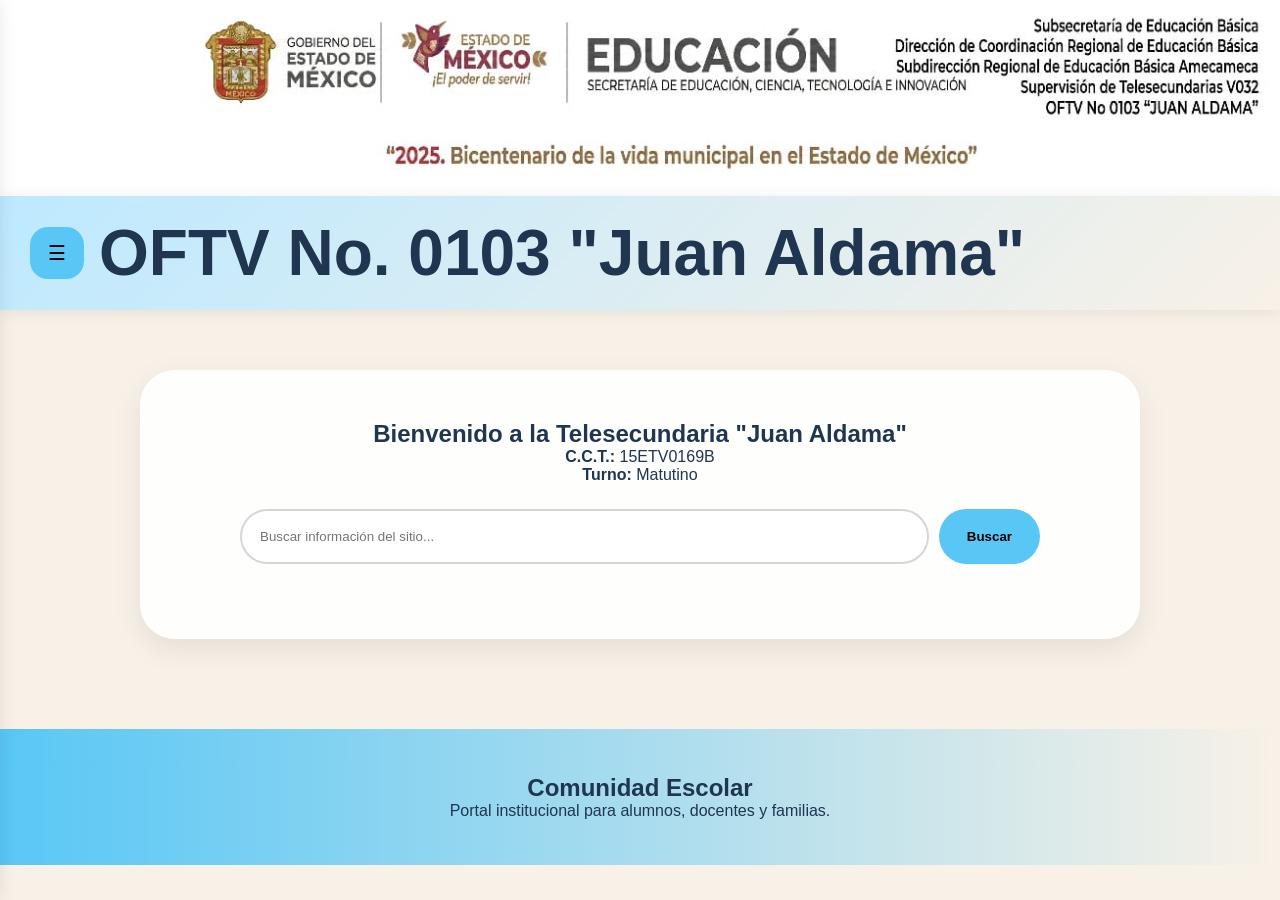
<file: index.html>
<!DOCTYPE html>
<html lang="es">
<head>
    <meta charset="UTF-8">
    <meta name="viewport" content="width=device-width, initial-scale=1.0">

    <!-- Información del sitio -->
    <meta name="description" content="Sitio oficial de la Telesecundaria OFTV No. 0103 'Juan Aldama' en San Francisco Zentlalpan, Amecameca, Estado de México.">
    <meta name="keywords" content="telesecundaria, Juan Aldama, OFTV 0103, Amecameca, escuela, educación">

    <title>Telesecundaria OFTV No. 0103 "Juan Aldama"</title>

    <link rel="stylesheet" href="styles.css">
</head>

<body>

    <!-- Logo de la escuela -->
    <div class="top">
        <img src="assets/logo_transparent.jpeg" alt="Logo de la escuela">
    </div>

    <!-- Menú lateral -->
    <nav id="sidebar" class="sidebar">
        <a href="index.html">Inicio</a>
        <a href="acerca.html">Acerca de la Telesecundaria</a>
        <a href="oferta.html">Oferta Educativa</a>
        <a href="noticias.html">Noticias y Avisos</a>
        <a href="politicas.html">Políticas y reglamentos</a>
        <a href="galeria.html">Imagenes de la escuela</a>
        <a href="docentes.html">Docentes</a>
    </nav>

    <!-- Encabezado -->
    <header>
        <div class="row">
            <button class="btn" onclick="toggleMenu()">☰</button>
            <div class="title">
                <h1>OFTV No. 0103 "Juan Aldama"</h1>
            </div>
        </div>
    </header>

    <!-- Sección principal -->
    <section class="hero">
        <div class="hero-card">

            <h2>Bienvenido a la Telesecundaria "Juan Aldama"</h2>

            <p><strong>C.C.T.:</strong> 15ETV0169B</p>
            <p><strong>Turno:</strong> Matutino</p>

            <!-- Buscador -->
            <div class="search">
                <input id="buscar" type="text" 
                placeholder="Buscar información del sitio...">
                <button onclick="buscar()">Buscar</button>
            </div>

        </div>
    </section>

    <!-- Pie de página -->
    <footer>
        <h2>Comunidad Escolar</h2>
        <p>Portal institucional para alumnos, docentes y familias.</p>
    </footer>

    <script src="script.js"></script>
</body>
</html>
</file>
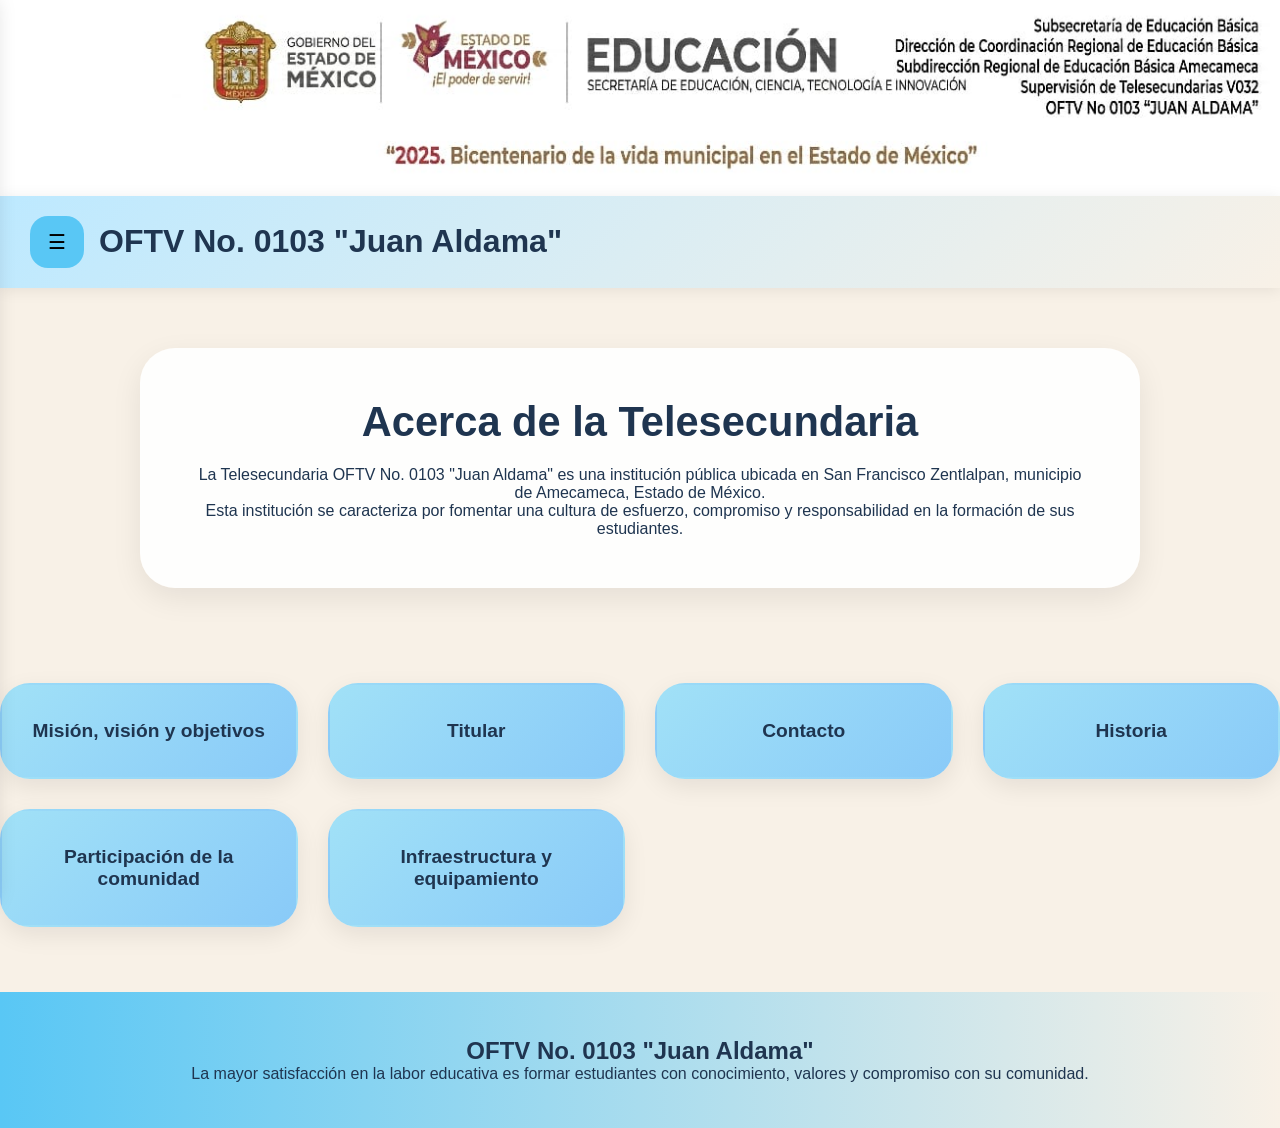
<file: acerca.html>
<!doctype html>
<html lang="es">
<head>
  <meta charset="utf-8">
  <meta name="viewport" content="width=device-width, initial-scale=1">

  <!-- Título del sitio -->
  <title>Acerca de la Telesecundaria | OFTV No. 0103 "Juan Aldama"</title>

  <!-- Descripción del sitio -->
  <meta name="description" content="Información general de la Telesecundaria OFTV No. 0103 'Juan Aldama' ubicada en San Francisco Zentlalpan, Amecameca, Estado de México.">

  <link rel="stylesheet" href="styles.css">
</head>

<body>

<!-- Logo de la escuela -->
<div class="top">
  <img src="assets/logo_transparent.jpeg" alt="Logo de la escuela">
</div>

<!-- Menú de navegación -->
<nav id="sidebar" class="sidebar">
  <a href="index.html">Inicio</a>
  <a href="acerca.html">Acerca de la Telesecundaria</a>
  <a href="oferta.html">Oferta Educativa</a>
  <a href="noticias.html">Noticias y Avisos</a>
  <a href="politicas.html">Reglamentos</a>
  <a href="galeria.html">Imagenes de la escuela</a>
  <a href="docentes.html">Docentes</a>
</nav>

<!-- Encabezado -->
<header>
  <div class="row">
    <button class="btn" onclick="toggleMenu()">☰</button>
    <div class="title">
      OFTV No. 0103 "Juan Aldama"
    </div>
  </div>
</header>

<!-- Sección principal -->
<section class="hero">
  <div class="hero-card">

    <h1>Acerca de la Telesecundaria</h1>

    <p>
      La Telesecundaria OFTV No. 0103 "Juan Aldama" es una institución pública ubicada en San Francisco Zentlalpan, municipio de Amecameca, Estado de México.
    </p>

    <p>
      Esta institución se caracteriza por fomentar una cultura de esfuerzo, compromiso y responsabilidad en la formación de sus estudiantes.
    </p>

  </div>
</section>

<!-- Sección de accesos rápidos -->
<div class="grid">

  <div class="card">
    <a href="mision.html">Misión, visión y objetivos</a>
  </div>

  <div class="card">
    <a href="titular.html">Titular</a>
  </div>

  <div class="card">
    <a href="contacto.html">Contacto</a>
  </div>

  <div class="card">
    <a href="historia.html">Historia</a>
  </div>

  <div class="card">
    <a href="participacion.html">Participación de la comunidad</a>
  </div>

  <div class="card">
    <a href="infraestructura.html">Infraestructura y equipamiento</a>
  </div>

</div>

<!-- Pie de página -->
<footer>
  <h2>OFTV No. 0103 "Juan Aldama"</h2>

  <p>
    La mayor satisfacción en la labor educativa es formar estudiantes con conocimiento, valores y compromiso con su comunidad.
  </p>
</footer>

<script src="script.js"></script>

</body>
</html>
</file>
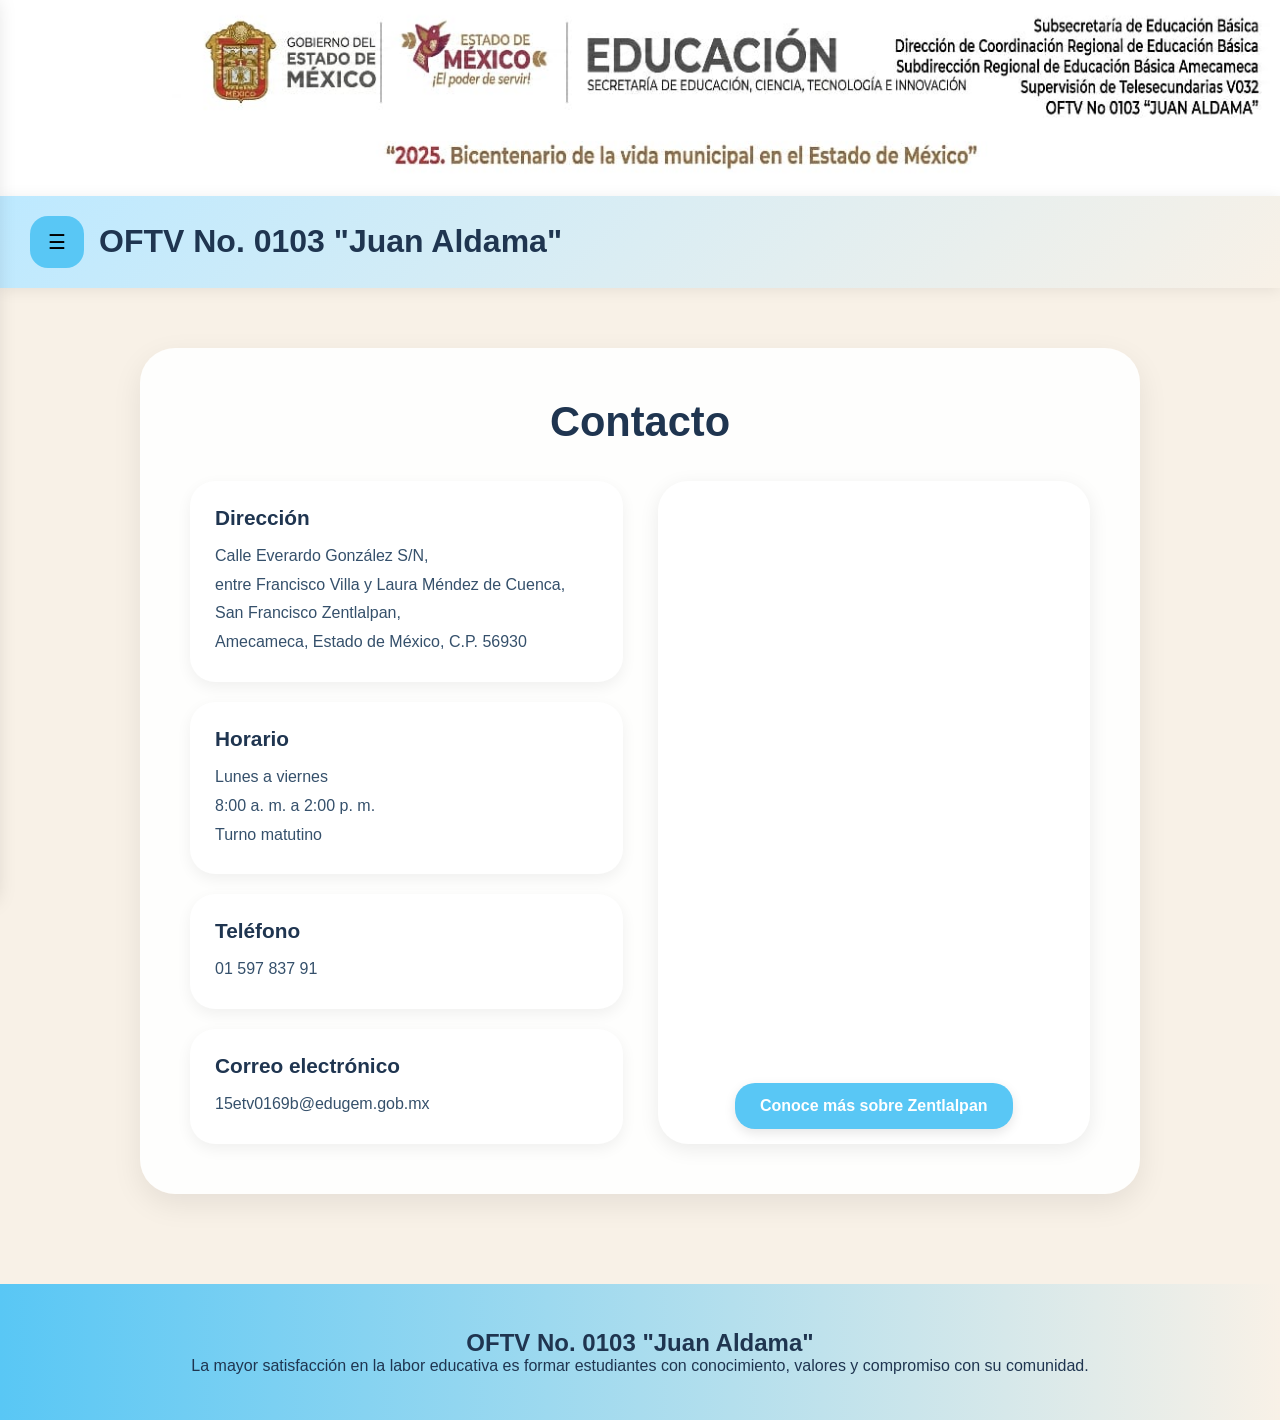
<file: contacto.html>
<!doctype html>
<html lang="es">
<head>
  <meta charset="utf-8">
  <meta name="viewport" content="width=device-width, initial-scale=1">

  <title>Contacto | OFTV No. 0103 "Juan Aldama"</title>

  <meta name="description" content="Información de contacto, ubicación y medios de comunicación de la Telesecundaria OFTV No. 0103 'Juan Aldama'.">

  <link rel="stylesheet" href="styles.css">
</head>

<body>

<!-- Logo de la escuela -->
<div class="top">
  <img src="assets/logo_transparent.jpeg" alt="Logo de la escuela">
</div>

<!-- Menú de navegación -->
<nav id="sidebar" class="sidebar">
  <a href="index.html">Inicio</a>
  <a href="acerca.html">Acerca de la Telesecundaria</a>
  <a href="oferta.html">Oferta Educativa</a>
  <a href="noticias.html">Noticias y Avisos</a>
  <a href="politicas.html">Reglamentos</a>
  <a href="galeria.html">Imagenes de la escuela</a>
  <a href="docentes.html">Docentes</a>
</nav>

<!-- Encabezado -->
<header>
  <div class="row">
    <button class="btn" onclick="toggleMenu()">☰</button>

    <div class="title">
      OFTV No. 0103 "Juan Aldama"
    </div>
  </div>
</header>

<!-- Sección de contacto -->
<section class="hero">

  <div class="hero-card">

    <h1>Contacto</h1>

    <!-- Contenido principal -->
    <div class="contact-grid">

      <!-- Información de contacto -->
      <div class="contact-info">

        <div class="contact-item">
          <h2>Dirección</h2>
          <p>
            Calle Everardo González S/N,<br>
            entre Francisco Villa y Laura Méndez de Cuenca,<br>
            San Francisco Zentlalpan,<br>
            Amecameca, Estado de México, C.P. 56930
          </p>
        </div>

        <div class="contact-item">
          <h2>Horario</h2>
          <p>
            Lunes a viernes<br>
            8:00 a. m. a 2:00 p. m.<br>
            Turno matutino
          </p>
        </div>

        <div class="contact-item">
          <h2>Teléfono</h2>
          <p>01 597 837 91</p>
        </div>

        <div class="contact-item">
          <h2>Correo electrónico</h2>
          <p>15etv0169b@edugem.gob.mx</p>
        </div>

      </div>

      <!-- Mapa -->
      <div class="map-box">

        <iframe
          src="https://www.google.com/maps?q=Calle+Everardo+González+S/N,+San+Francisco+Zentlalpan,+Amecameca,+Estado+de+México&z=17&output=embed"
          width="100%"
          height="300"
          style="border:0;"
          loading="lazy">
        </iframe>

        <!-- Botón extra -->
        <a href="zentlalpan.html" class="zentlalpan-btn">
          Conoce más sobre Zentlalpan
        </a>

      </div>

    </div>

  </div>

</section>

<!-- Pie de página -->
<footer>

  <h2>OFTV No. 0103 "Juan Aldama"</h2>

  <p>
    La mayor satisfacción en la labor educativa es formar estudiantes con conocimiento, valores y compromiso con su comunidad.
  </p>

</footer>

<script src="script.js"></script>

</body>
</html>
</file>
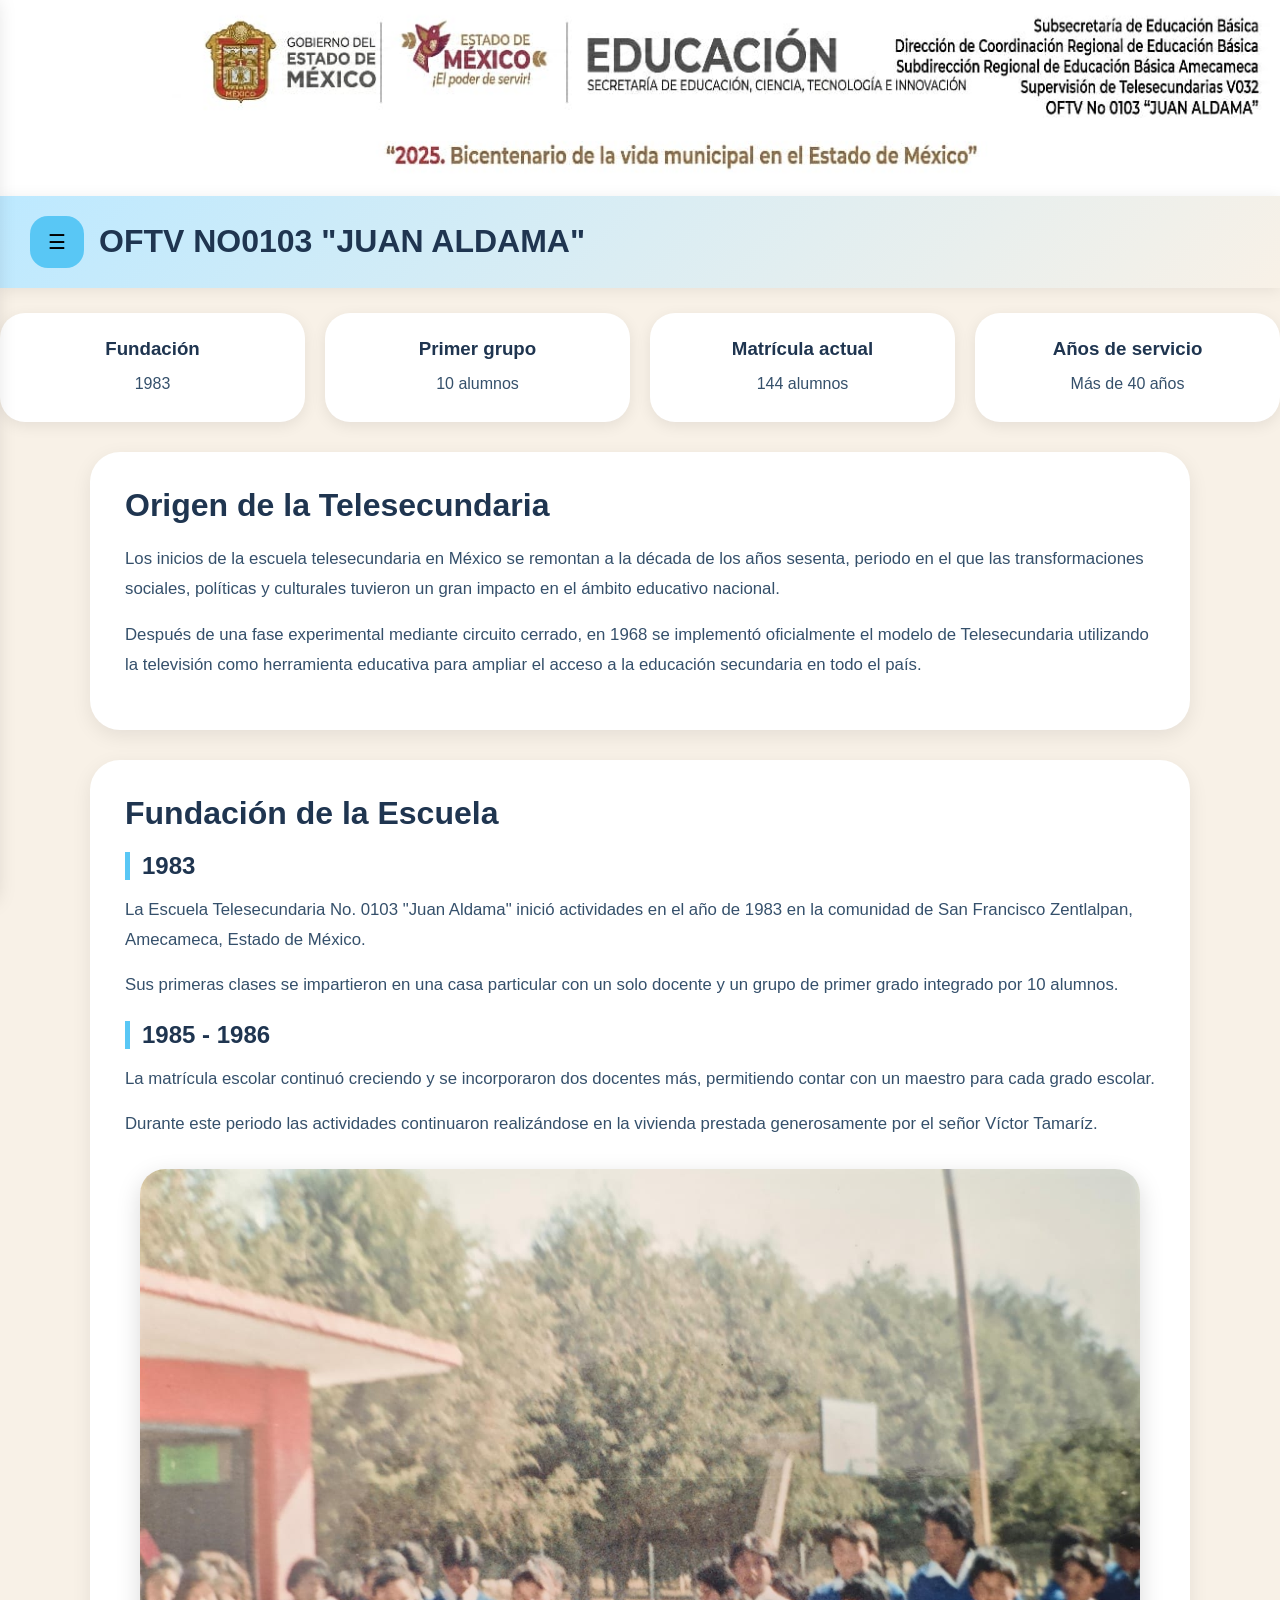
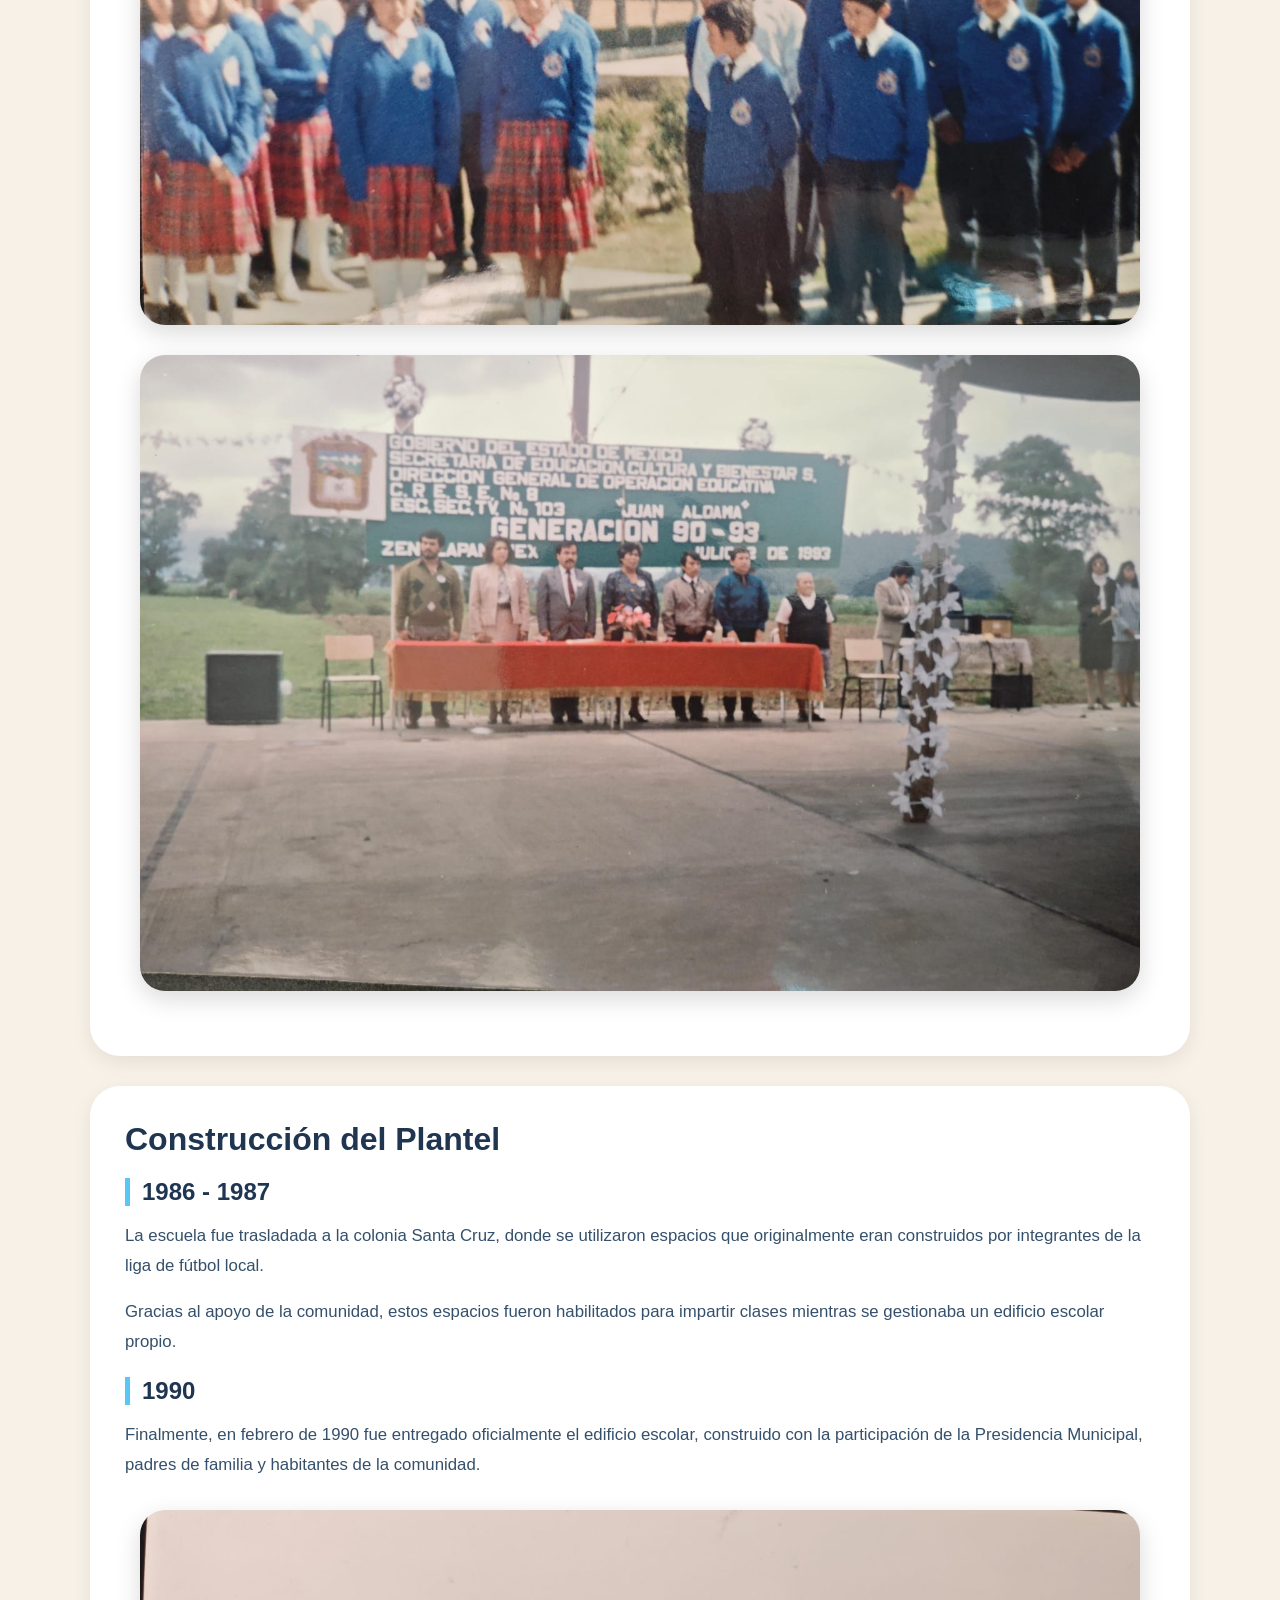
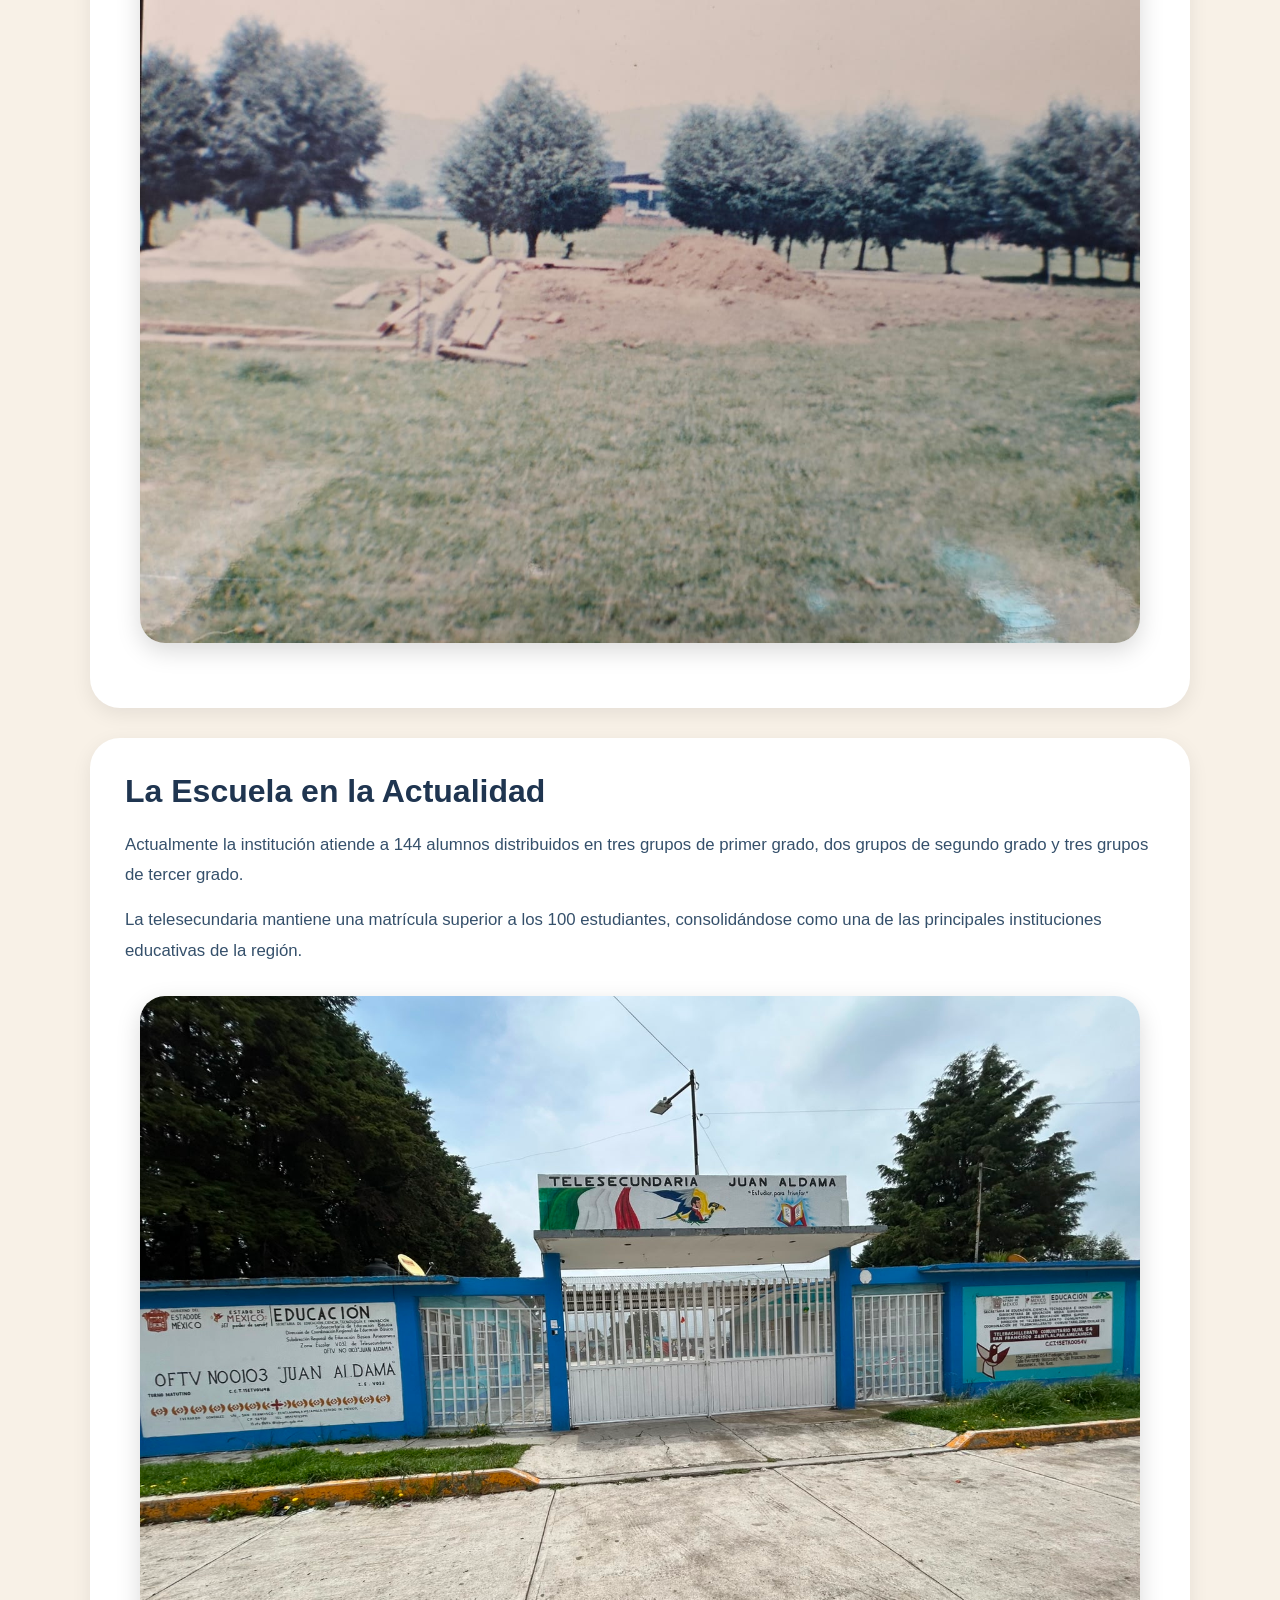
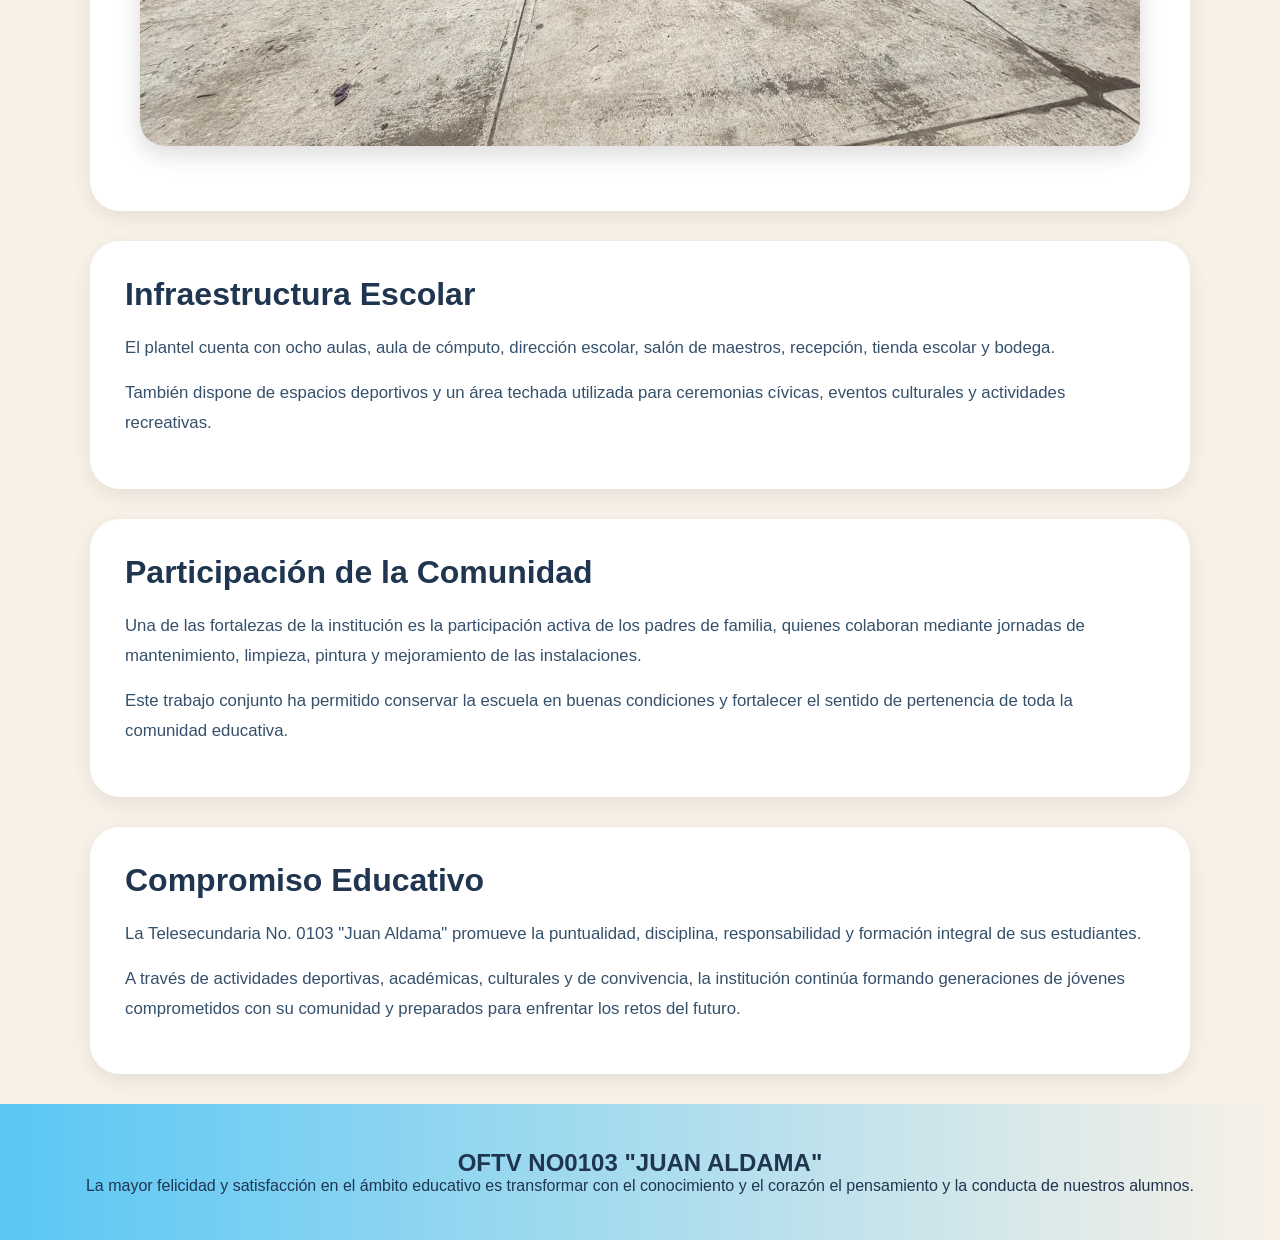
<file: historia.html>
<!doctype html>
<html lang="es">
<head>
    <meta charset="utf-8">
    <meta name="viewport" content="width=device-width,initial-scale=1">

    <!-- Título de la pestaña del navegador -->
    <title>Historia de la Escuela | OFTV No. 0103 "Juan Aldama"</title>

    <!-- Descripción SEO -->
    <meta name="description" content="Historia y evolución de la Telesecundaria OFTV No. 0103 Juan Aldama desde su fundación hasta la actualidad.">

    <!-- Estilos principales -->
    <link rel="stylesheet" href="styles.css">
</head>

<body>

<!-- LOGO PRINCIPAL -->
<div class="top">
    <img src="assets/logo_transparent.jpeg" alt="Logo de la Telesecundaria">
</div>

<!-- MENÚ LATERAL -->
<div id="sidebar" class="sidebar">
    <a href="index.html">Inicio</a>
    <a href="acerca.html">Acerca de la telesecundaria</a>
    <a href="historia.html">Historia</a>
    <a href="oferta.html">Oferta educativa</a>
    <a href="noticias.html">Noticias y avisos</a>
    <a href="politicas.html">Políticas y reglamentos</a>
    <a href="galeria.html">Imágenes de la escuela</a>
    <a href="docentes.html">Plantilla docente</a>
</div>

<!-- BARRA SUPERIOR -->
<header>
    <div class="row">
        <!-- Botón para abrir/cerrar menú en celular -->
        <button class="btn" onclick="toggleMenu()">☰</button>

        <div class="title">OFTV NO0103 "JUAN ALDAMA"</div>
    </div>
</header>

<!-- ESTADÍSTICAS HISTÓRICAS -->
<div class="stats-grid">

    <div class="stat-card">
        <h3>Fundación</h3>
        <p>1983</p>
    </div>

    <div class="stat-card">
        <h3>Primer grupo</h3>
        <p>10 alumnos</p>
    </div>

    <div class="stat-card">
        <h3>Matrícula actual</h3>
        <p>144 alumnos</p>
    </div>

    <div class="stat-card">
        <h3>Años de servicio</h3>
        <p>Más de 40 años</p>
    </div>

</div>

<!-- ORIGEN DE LA ESCUELA -->
<div class="info-box">

    <h2>Origen de la Telesecundaria</h2>

    <p>
        Los inicios de la escuela telesecundaria en México se remontan a la década de los años
        sesenta, periodo en el que las transformaciones sociales, políticas y culturales tuvieron
        un gran impacto en el ámbito educativo nacional.
    </p>

    <p>
        Después de una fase experimental mediante circuito cerrado, en 1968 se implementó
        oficialmente el modelo de Telesecundaria utilizando la televisión como herramienta
        educativa para ampliar el acceso a la educación secundaria en todo el país.
    </p>

</div>

<!-- FUNDACIÓN -->
<div class="info-box">

    <h2>Fundación de la Escuela</h2>

    <h3>1983</h3>

    <p>
        La Escuela Telesecundaria No. 0103 "Juan Aldama" inició actividades en el año de 1983
        en la comunidad de San Francisco Zentlalpan, Amecameca, Estado de México.
    </p>

    <p>
        Sus primeras clases se impartieron en una casa particular con un solo docente y un grupo
        de primer grado integrado por 10 alumnos.
    </p>

    <h3>1985 - 1986</h3>

    <p>
        La matrícula escolar continuó creciendo y se incorporaron dos docentes más, permitiendo
        contar con un maestro para cada grado escolar.
    </p>

    <p>
        Durante este periodo las actividades continuaron realizándose en la vivienda prestada
        generosamente por el señor Víctor Tamaríz.
    </p>

    <!-- Imágenes históricas -->
    <img src="assets/historia4.jpeg" alt="Primeros alumnos de la institución" class="section-img">
    <img src="assets/historia2.jpeg" alt="Generación egresada" class="section-img">

</div>

<!-- CONSTRUCCIÓN -->
<div class="info-box">

    <h2>Construcción del Plantel</h2>

    <h3>1986 - 1987</h3>

    <p>
        La escuela fue trasladada a la colonia Santa Cruz, donde se utilizaron espacios
        que originalmente eran construidos por integrantes de la liga de fútbol local.
    </p>

    <p>
        Gracias al apoyo de la comunidad, estos espacios fueron habilitados para impartir clases
        mientras se gestionaba un edificio escolar propio.
    </p>

    <h3>1990</h3>

    <p>
        Finalmente, en febrero de 1990 fue entregado oficialmente el edificio escolar,
        construido con la participación de la Presidencia Municipal, padres de familia
        y habitantes de la comunidad.
    </p>

    <img src="assets/historia3.jpeg" alt="Construcción de la escuela" class="section-img">

</div>

<!-- ACTUALIDAD -->
<div class="info-box">

    <h2>La Escuela en la Actualidad</h2>

    <p>
        Actualmente la institución atiende a 144 alumnos distribuidos en tres grupos de primer
        grado, dos grupos de segundo grado y tres grupos de tercer grado.
    </p>

    <p>
        La telesecundaria mantiene una matrícula superior a los 100 estudiantes,
        consolidándose como una de las principales instituciones educativas de la región.
    </p>

    <img src="assets/F17.jpeg" alt="Escuela en la actualidad" class="section-img">

</div>

<!-- INFRAESTRUCTURA -->
<div class="info-box">

    <h2>Infraestructura Escolar</h2>

    <p>
        El plantel cuenta con ocho aulas, aula de cómputo, dirección escolar,
        salón de maestros, recepción, tienda escolar y bodega.
    </p>

    <p>
        También dispone de espacios deportivos y un área techada utilizada para
        ceremonias cívicas, eventos culturales y actividades recreativas.
    </p>

</div>

<!-- COMUNIDAD -->
<div class="info-box">

    <h2>Participación de la Comunidad</h2>

    <p>
        Una de las fortalezas de la institución es la participación activa de los padres
        de familia, quienes colaboran mediante jornadas de mantenimiento, limpieza,
        pintura y mejoramiento de las instalaciones.
    </p>

    <p>
        Este trabajo conjunto ha permitido conservar la escuela en buenas condiciones
        y fortalecer el sentido de pertenencia de toda la comunidad educativa.
    </p>

</div>

<!-- COMPROMISO -->
<div class="info-box">

    <h2>Compromiso Educativo</h2>

    <p>
        La Telesecundaria No. 0103 "Juan Aldama" promueve la puntualidad, disciplina,
        responsabilidad y formación integral de sus estudiantes.
    </p>

    <p>
        A través de actividades deportivas, académicas, culturales y de convivencia,
        la institución continúa formando generaciones de jóvenes comprometidos con
        su comunidad y preparados para enfrentar los retos del futuro.
    </p>

</div>

<!-- PIE DE PÁGINA -->
<footer>
    <h2>OFTV NO0103 "JUAN ALDAMA"</h2>
    <p>
        La mayor felicidad y satisfacción en el ámbito educativo es transformar con el conocimiento
        y el corazón el pensamiento y la conducta de nuestros alumnos.
    </p>
</footer>

<script src="script.js"></script>

</body>
</html>
</file>
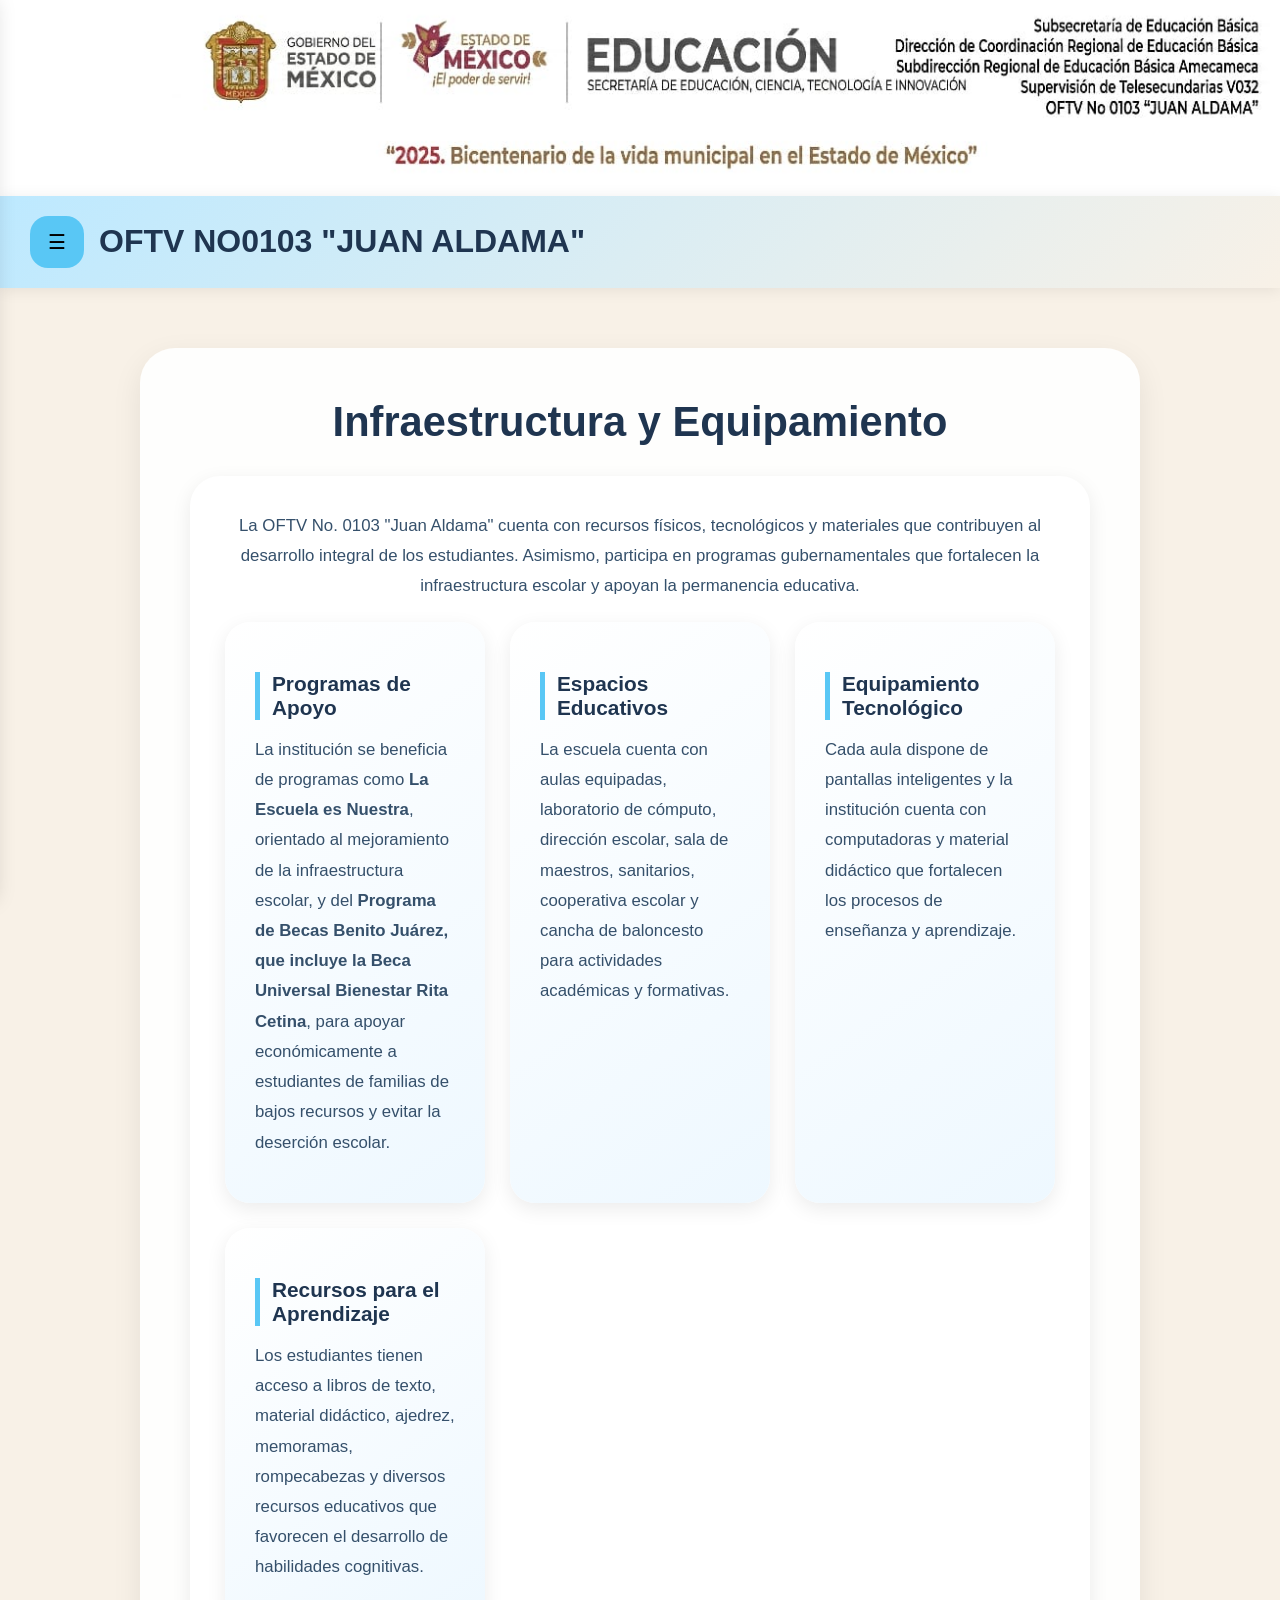
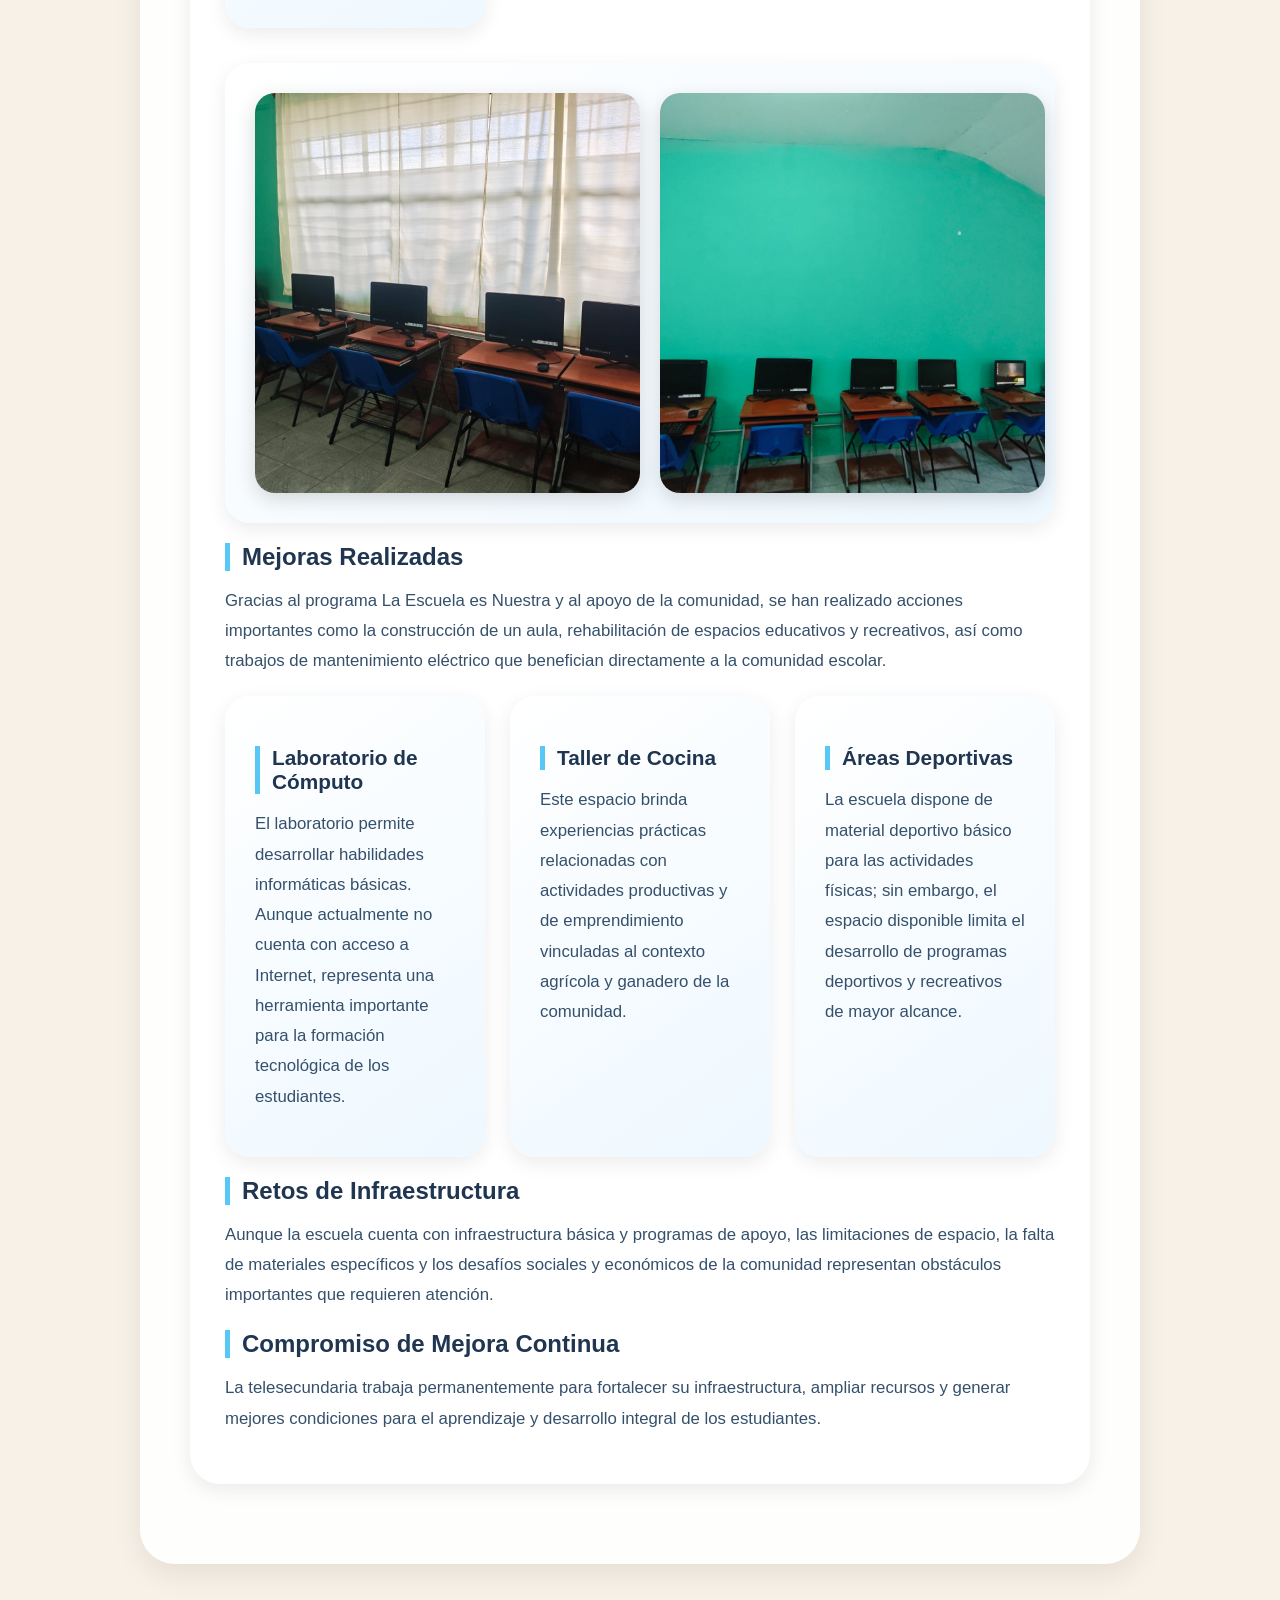
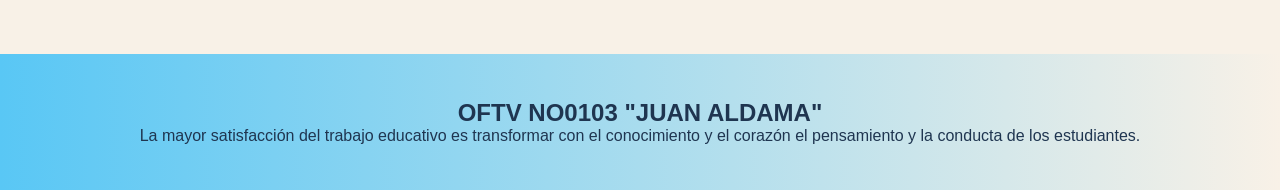
<file: infraestructura.html>
<!doctype html>
<html lang="es">
<head>
    <meta charset="utf-8">
    <meta name="viewport" content="width=device-width,initial-scale=1">

    <!-- Título de la pestaña -->
    <title>Infraestructura y Equipamiento | OFTV No. 0103 "Juan Aldama"</title>

    <!-- Descripción SEO -->
    <meta name="description" content="Conoce las instalaciones, aulas, laboratorio de cómputo, equipamiento y recursos educativos de la Telesecundaria OFTV No. 0103 Juan Aldama.">

    <!-- Estilos principales -->
    <link rel="stylesheet" href="styles.css">
</head>

<body>

<!-- LOGO INSTITUCIONAL -->
<div class="top">
    <img src="assets/logo_transparent.jpeg" alt="Logo de la Telesecundaria">
</div>

<!-- MENÚ LATERAL -->
<div id="sidebar" class="sidebar">
    <a href="index.html">Inicio</a>
    <a href="acerca.html">Acerca de la telesecundaria</a>
    <a href="oferta.html">Oferta educativa</a>
    <a href="noticias.html">Noticias y avisos</a>
    <a href="politicas.html">Políticas y reglamentos</a>
    <a href="galeria.html">Imágenes de la escuela</a>
    <a href="docentes.html">Plantilla docente</a>
</div>

<!-- ENCABEZADO -->
<header>
    <div class="row">
        <!-- Botón menú móvil -->
        <button class="btn" onclick="toggleMenu()">☰</button>

        <div class="title">OFTV NO0103 "JUAN ALDAMA"</div>
    </div>
</header>

<!-- SECCIÓN PRINCIPAL -->
<section class="hero">

<div class="hero-card">

<h1>Infraestructura y Equipamiento</h1>

<!-- INTRODUCCIÓN -->
<div class="info-box">

<p class="practicas-intro">
La OFTV No. 0103 "Juan Aldama" cuenta con recursos físicos, tecnológicos y materiales que contribuyen al desarrollo integral de los estudiantes. Asimismo, participa en programas gubernamentales que fortalecen la infraestructura escolar y apoyan la permanencia educativa.
</p>

<!-- PROGRAMAS -->
<div class="practicas-grid">

<div class="practica-card">
<h3>Programas de Apoyo</h3>

<p>
La institución se beneficia de programas como <strong>La Escuela es Nuestra</strong>, orientado al mejoramiento de la infraestructura escolar, y del <strong>Programa de Becas Benito Juárez, que incluye la Beca Universal Bienestar Rita Cetina</strong>, para apoyar económicamente a estudiantes de familias de bajos recursos y evitar la deserción escolar.
</p>

</div>

<div class="practica-card">
<h3>Espacios Educativos</h3>

<p>
La escuela cuenta con aulas equipadas, laboratorio de cómputo, dirección escolar, sala de maestros, sanitarios, cooperativa escolar y cancha de baloncesto para actividades académicas y formativas.
</p>

</div>

<div class="practica-card">
<h3>Equipamiento Tecnológico</h3>

<p>
Cada aula dispone de pantallas inteligentes y la institución cuenta con computadoras y material didáctico que fortalecen los procesos de enseñanza y aprendizaje.
</p>

</div>

<div class="practica-card">
<h3>Recursos para el Aprendizaje</h3>

<p>
Los estudiantes tienen acceso a libros de texto, material didáctico, ajedrez, memoramas, rompecabezas y diversos recursos educativos que favorecen el desarrollo de habilidades cognitivas.
</p>

</div>

<!-- IMÁGENES -->
<div class="practica-card infraestructura-imgs">
    <img src="assets/computo1 (1).jpeg" alt="Laboratorio de cómputo">
    <img src="assets/computo2.jpeg" alt="Equipamiento tecnológico">
</div>

</div>

<!-- MEJORAS -->
<div class="destacado-box">

<h3>Mejoras Realizadas</h3>

<p>
Gracias al programa La Escuela es Nuestra y al apoyo de la comunidad, se han realizado acciones importantes como la construcción de un aula, rehabilitación de espacios educativos y recreativos, así como trabajos de mantenimiento eléctrico que benefician directamente a la comunidad escolar.
</p>

</div>

<!-- OTROS ESPACIOS -->
<div class="practicas-grid">

<div class="practica-card">
<h3>Laboratorio de Cómputo</h3>

<p>
El laboratorio permite desarrollar habilidades informáticas básicas. Aunque actualmente no cuenta con acceso a Internet, representa una herramienta importante para la formación tecnológica de los estudiantes.
</p>

</div>

<div class="practica-card">
<h3>Taller de Cocina</h3>

<p>
Este espacio brinda experiencias prácticas relacionadas con actividades productivas y de emprendimiento vinculadas al contexto agrícola y ganadero de la comunidad.
</p>

</div>

<div class="practica-card">
<h3>Áreas Deportivas</h3>

<p>
La escuela dispone de material deportivo básico para las actividades físicas; sin embargo, el espacio disponible limita el desarrollo de programas deportivos y recreativos de mayor alcance.
</p>

</div>

</div>

<!-- RETOS -->
<div class="destacado-box">

<h3>Retos de Infraestructura</h3>

<p>
Aunque la escuela cuenta con infraestructura básica y programas de apoyo, las limitaciones de espacio, la falta de materiales específicos y los desafíos sociales y económicos de la comunidad representan obstáculos importantes que requieren atención.
</p>

</div>

<!-- COMPROMISO -->
<div class="destacado-box">

<h3>Compromiso de Mejora Continua</h3>

<p>
La telesecundaria trabaja permanentemente para fortalecer su infraestructura, ampliar recursos y generar mejores condiciones para el aprendizaje y desarrollo integral de los estudiantes.
</p>

</div>

</div>

</div>

</section>

<!-- PIE DE PÁGINA -->
<footer>
<h2>OFTV NO0103 "JUAN ALDAMA"</h2>

<p>
La mayor satisfacción del trabajo educativo es transformar con el conocimiento y el corazón el pensamiento y la conducta de los estudiantes.
</p>
</footer>

<script src="script.js"></script>

</body>
</html>
</file>
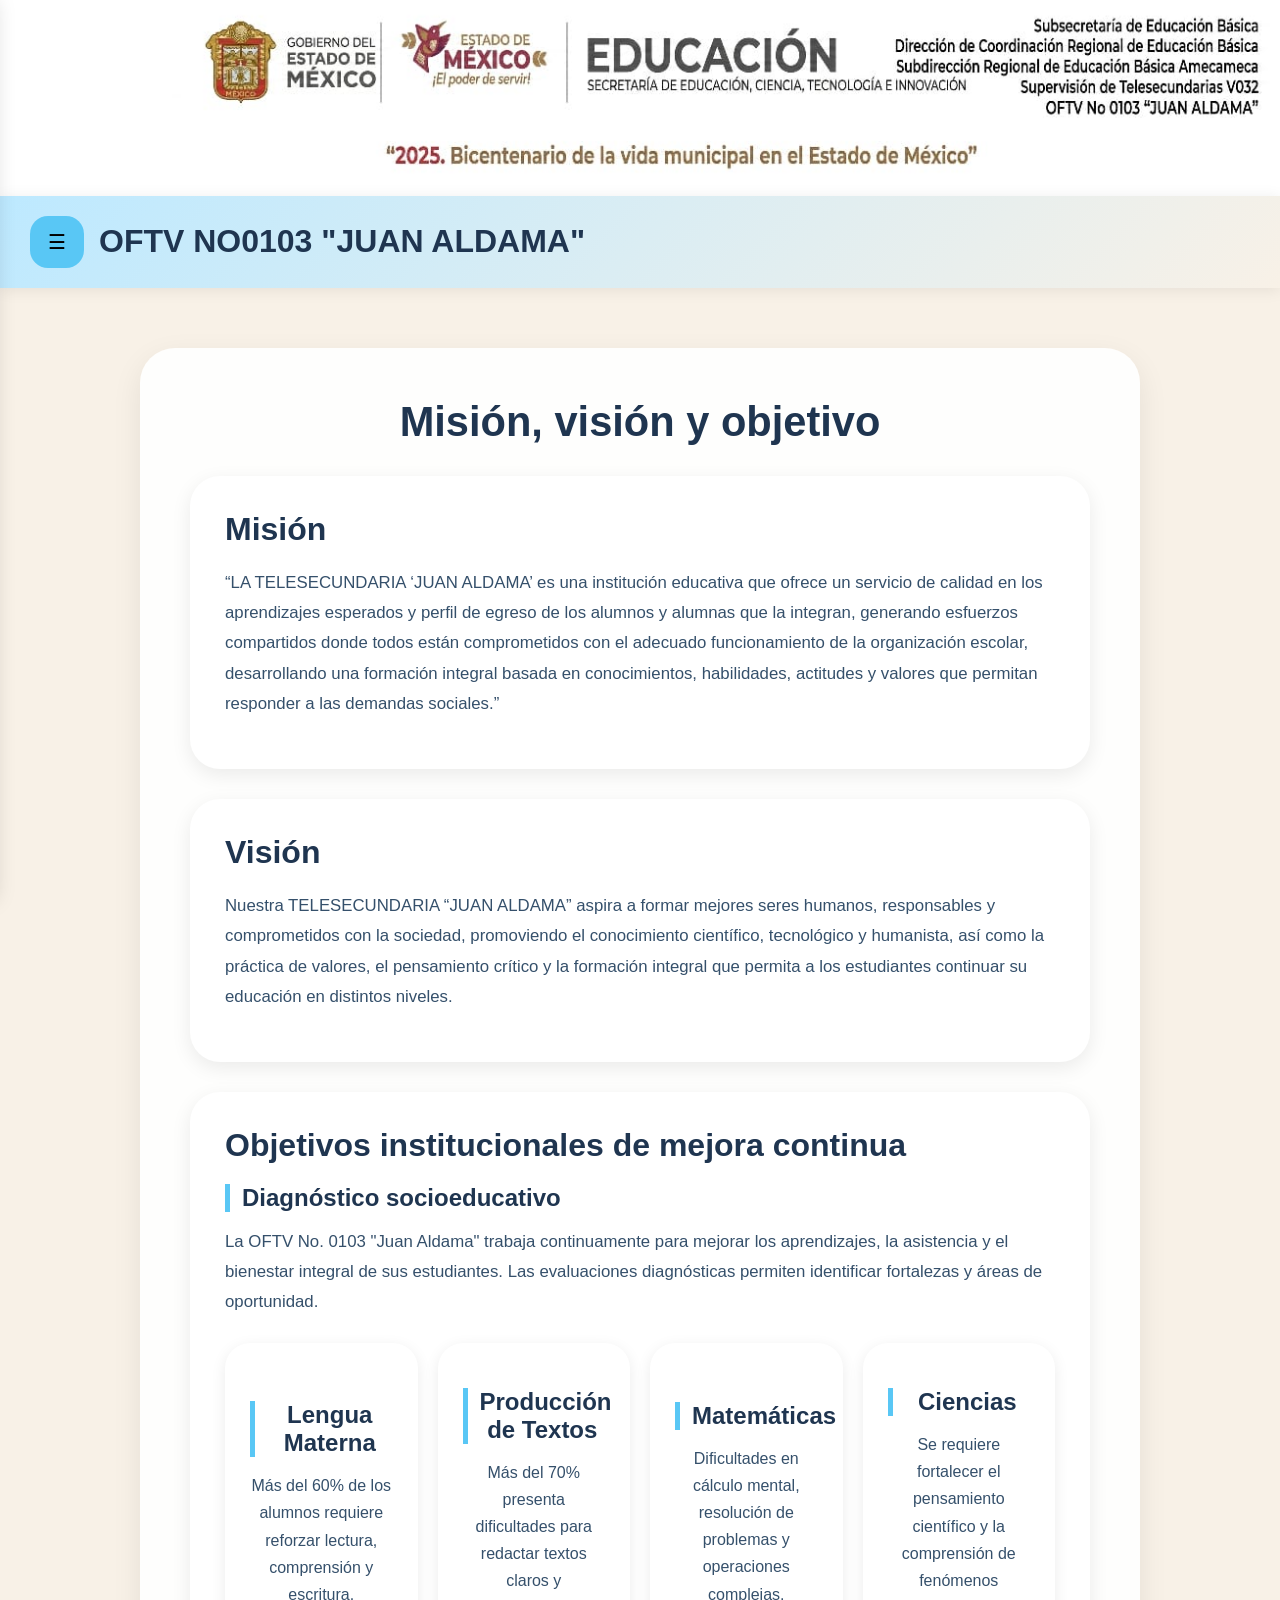
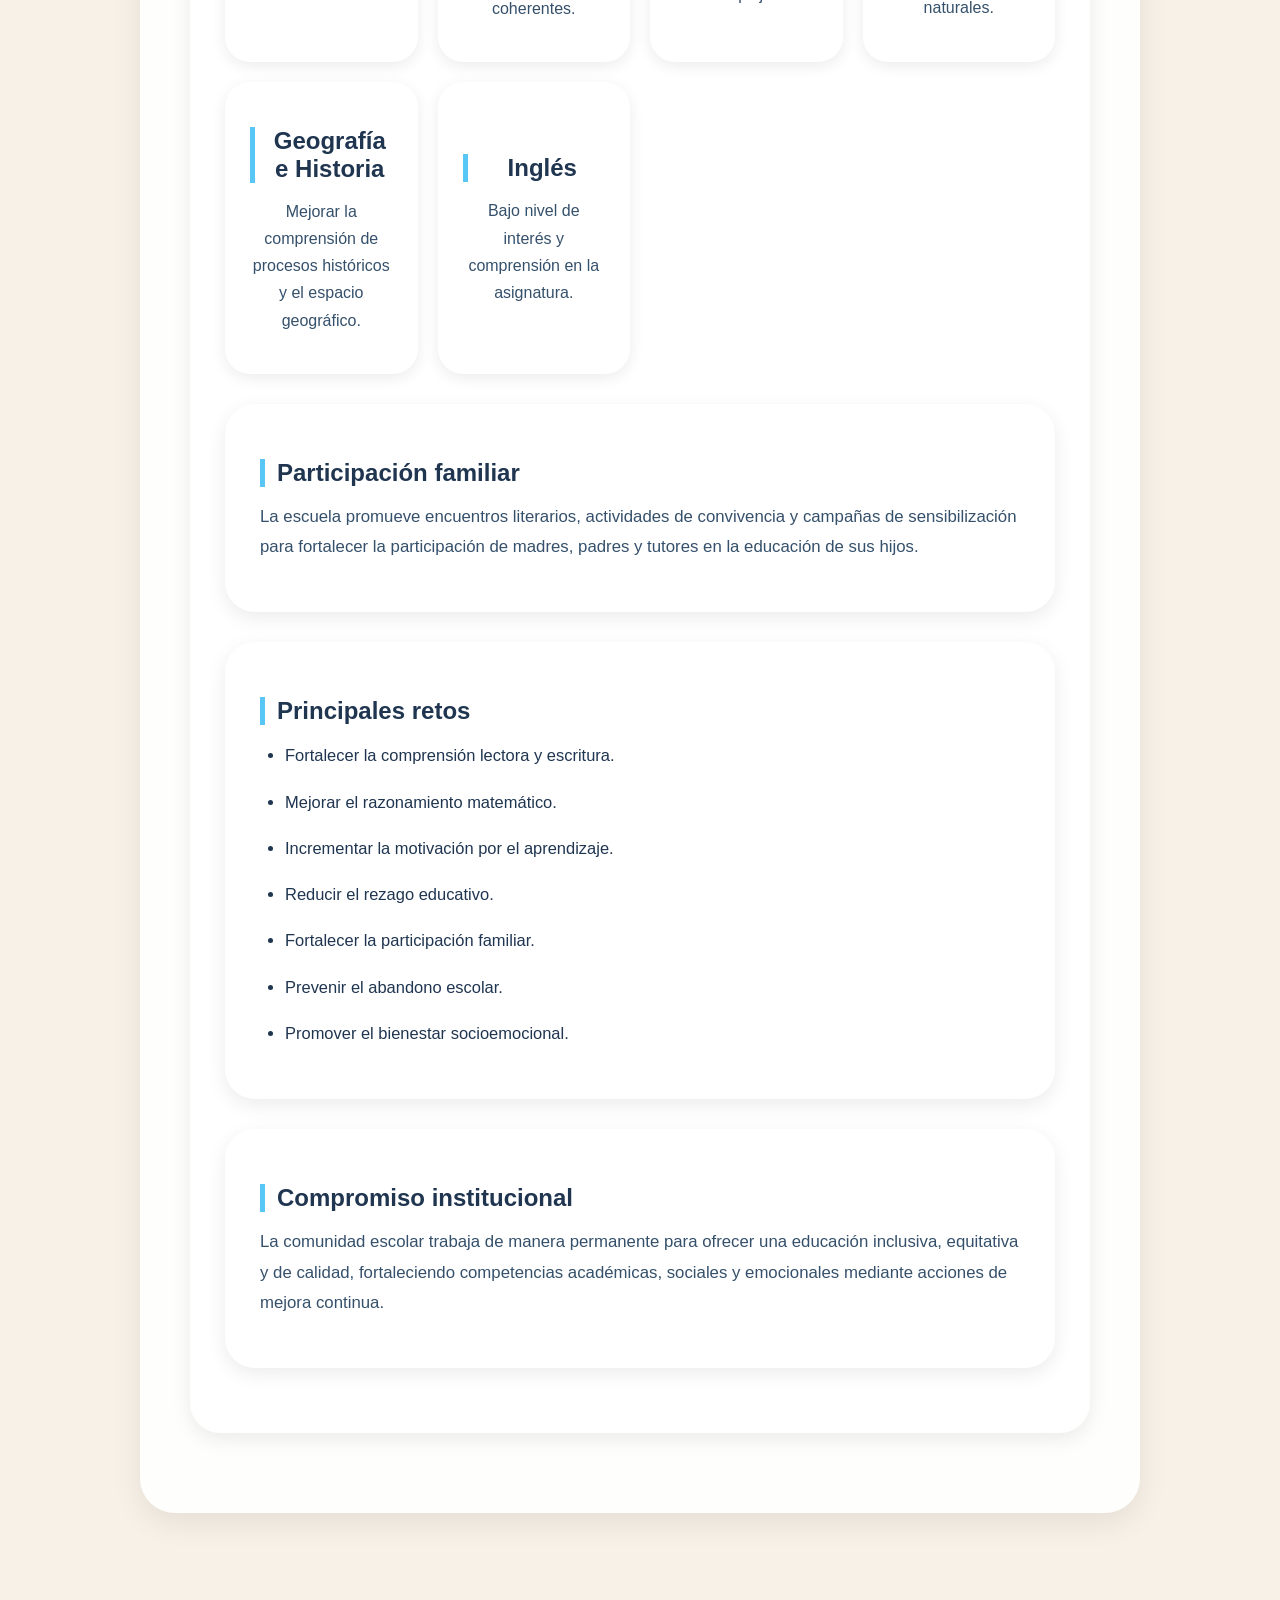
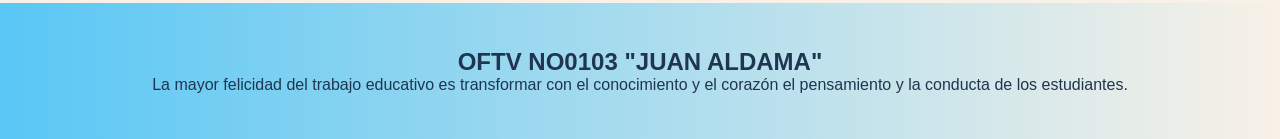
<file: mision.html>
<!doctype html>
<html lang="es">
<head>
    <meta charset="utf-8">
    <meta name="viewport" content="width=device-width,initial-scale=1">

    <!-- Título de pestaña del navegador -->
    <title>Misión, Visión y Objetivos | OFTV No. 0103 "Juan Aldama"</title>

    <!-- Descripción SEO -->
    <meta name="description" content="Misión, visión y objetivos institucionales que orientan el trabajo educativo de la Telesecundaria OFTV No. 0103 Juan Aldama.">

    <!-- Estilos principales -->
    <link rel="stylesheet" href="styles.css">
</head>

<body>

<!-- LOGO INSTITUCIONAL -->
<div class="top">
    <img src="assets/logo_transparent.jpeg" alt="Logo de la Telesecundaria">
</div>

<!-- MENÚ LATERAL -->
<div id="sidebar" class="sidebar">
    <a href="index.html">Inicio</a>
    <a href="acerca.html">Acerca de la telesecundaria</a>
    <a href="oferta.html">Oferta educativa</a>
    <a href="noticias.html">Noticias y avisos</a>
    <a href="politicas.html">Políticas y reglamentos</a>
    <a href="galeria.html">Imágenes de la escuela</a>
    <a href="docentes.html">Plantilla docente</a>
</div>

<!-- ENCABEZADO -->
<header>
    <div class="row">
        <!-- Botón menú móvil -->
        <button class="btn" onclick="toggleMenu()">☰</button>

        <div class="title">OFTV NO0103 "JUAN ALDAMA"</div>
    </div>
</header>

<!-- CONTENIDO PRINCIPAL -->
<section class="hero">
<div class="hero-card">

<h1>Misión, visión y objetivo</h1>

<!-- MISIÓN -->
<div class="info-box">
  <h2>Misión</h2>
  <p>
    “LA TELESECUNDARIA ‘JUAN ALDAMA’ es una institución educativa que ofrece un servicio de calidad en los aprendizajes esperados y perfil de egreso de los alumnos y alumnas que la integran, generando esfuerzos compartidos donde todos están comprometidos con el adecuado funcionamiento de la organización escolar, desarrollando una formación integral basada en conocimientos, habilidades, actitudes y valores que permitan responder a las demandas sociales.”
  </p>
</div>

<!-- VISIÓN -->
<div class="info-box">
  <h2>Visión</h2>
  <p>
    Nuestra TELESECUNDARIA “JUAN ALDAMA” aspira a formar mejores seres humanos, responsables y comprometidos con la sociedad, promoviendo el conocimiento científico, tecnológico y humanista, así como la práctica de valores, el pensamiento crítico y la formación integral que permita a los estudiantes continuar su educación en distintos niveles.
  </p>
</div>

<!-- OBJETIVOS -->
<div class="info-box">

<h2>Objetivos institucionales de mejora continua</h2>

<!-- DIAGNÓSTICO -->
<h3>Diagnóstico socioeducativo</h3>

<p>
La OFTV No. 0103 "Juan Aldama" trabaja continuamente para mejorar los aprendizajes, la asistencia y el bienestar integral de sus estudiantes. Las evaluaciones diagnósticas permiten identificar fortalezas y áreas de oportunidad.
</p>

<!-- ÁREAS -->
<div class="stats-grid">

    <div class="stat-card">
        <h3>Lengua Materna</h3>
        <p>Más del 60% de los alumnos requiere reforzar lectura, comprensión y escritura.</p>
    </div>

    <div class="stat-card">
        <h3>Producción de Textos</h3>
        <p>Más del 70% presenta dificultades para redactar textos claros y coherentes.</p>
    </div>

    <div class="stat-card">
        <h3>Matemáticas</h3>
        <p>Dificultades en cálculo mental, resolución de problemas y operaciones complejas.</p>
    </div>

    <div class="stat-card">
        <h3>Ciencias</h3>
        <p>Se requiere fortalecer el pensamiento científico y la comprensión de fenómenos naturales.</p>
    </div>

    <div class="stat-card">
        <h3>Geografía e Historia</h3>
        <p>Mejorar la comprensión de procesos históricos y el espacio geográfico.</p>
    </div>

    <div class="stat-card">
        <h3>Inglés</h3>
        <p>Bajo nivel de interés y comprensión en la asignatura.</p>
    </div>

</div>

<!-- PARTICIPACIÓN FAMILIAR -->
<div class="info-box">
    <h3>Participación familiar</h3>
    <p>
        La escuela promueve encuentros literarios, actividades de
        convivencia y campañas de sensibilización para fortalecer la
        participación de madres, padres y tutores en la educación de sus hijos.
    </p>
</div>

<!-- RETOS -->
<div class="info-box">
    <h3>Principales retos</h3>

    <ul class="objetivos">
        <li>Fortalecer la comprensión lectora y escritura.</li>
        <li>Mejorar el razonamiento matemático.</li>
        <li>Incrementar la motivación por el aprendizaje.</li>
        <li>Reducir el rezago educativo.</li>
        <li>Fortalecer la participación familiar.</li>
        <li>Prevenir el abandono escolar.</li>
        <li>Promover el bienestar socioemocional.</li>
    </ul>
</div>

<!-- COMPROMISO -->
<div class="info-box">
    <h3>Compromiso institucional</h3>
    <p>
        La comunidad escolar trabaja de manera permanente para ofrecer una educación inclusiva, equitativa y de calidad, fortaleciendo competencias académicas, sociales y emocionales mediante acciones de mejora continua.
    </p>
</div>

</div>
</div>
</section>

<!-- PIE DE PÁGINA -->
<footer>
    <h2>OFTV NO0103 "JUAN ALDAMA"</h2>
    <p>
        La mayor felicidad del trabajo educativo es transformar con el conocimiento y el corazón el pensamiento y la conducta de los estudiantes.
    </p>
</footer>

<script src="script.js"></script>

</body>
</html>
</file>
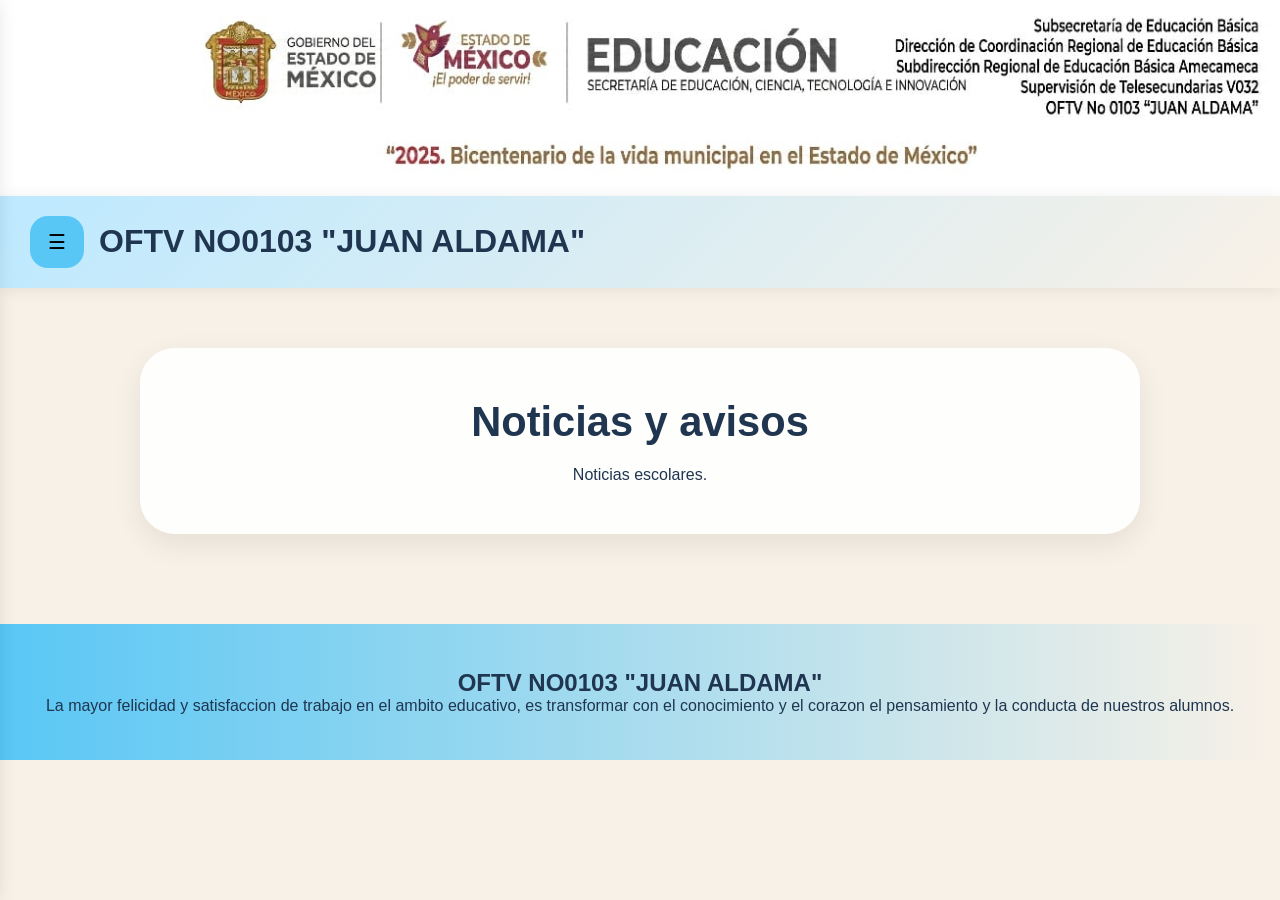
<file: noticias.html>
<!doctype html>
<html lang='es'>
<head>
    <meta charset='utf-8'>
    <meta name='viewport' content='width=device-width,initial-scale=1'>
    <title>Noticias y Avisos | OFTV No. 0103 Juan Aldama</title>
    <meta name="description" content="Consulta las noticias, comunicados, actividades y avisos importantes de la Telesecundaria OFTV No. 0103 Juan Aldama.">
    <link rel='stylesheet' href='styles.css'>
</head>
<body>
<div class='top'><img src='assets/logo_transparent.jpeg'></div>
<div id='sidebar' class='sidebar'>
<a href='index.html'>Inicio</a>
<a href='acerca.html'>Acerca de la telesecundaria</a>
<a href='oferta.html'>Oferta educativa</a>
<a href='noticias.html'>Noticias y avisos</a>
<a href='politicas.html'>Políticas y reglamentos</a>
<a href='galeria.html'>Imagenes de la escuela</a>
<a href='docentes.html'>Plantilla docente</a>
</div>
<header><div class='row'><button class='btn' onclick='toggleMenu()'>☰</button><div class='title'>OFTV NO0103 "JUAN ALDAMA"</div></div></header>
<section class='hero'><div class='hero-card'><h1>Noticias y avisos</h1><p>Noticias escolares.</p><div id='noticiasD' class='news-wrap'></div></div></section>
<footer><h2>OFTV NO0103 "JUAN ALDAMA"</h2><p>La mayor felicidad y satisfaccion de trabajo en el ambito educativo, es transformar con el conocimiento y el corazon el pensamiento y la conducta de nuestros alumnos.</p></footer>
<script src='script.js'></script></body></html>
</file>
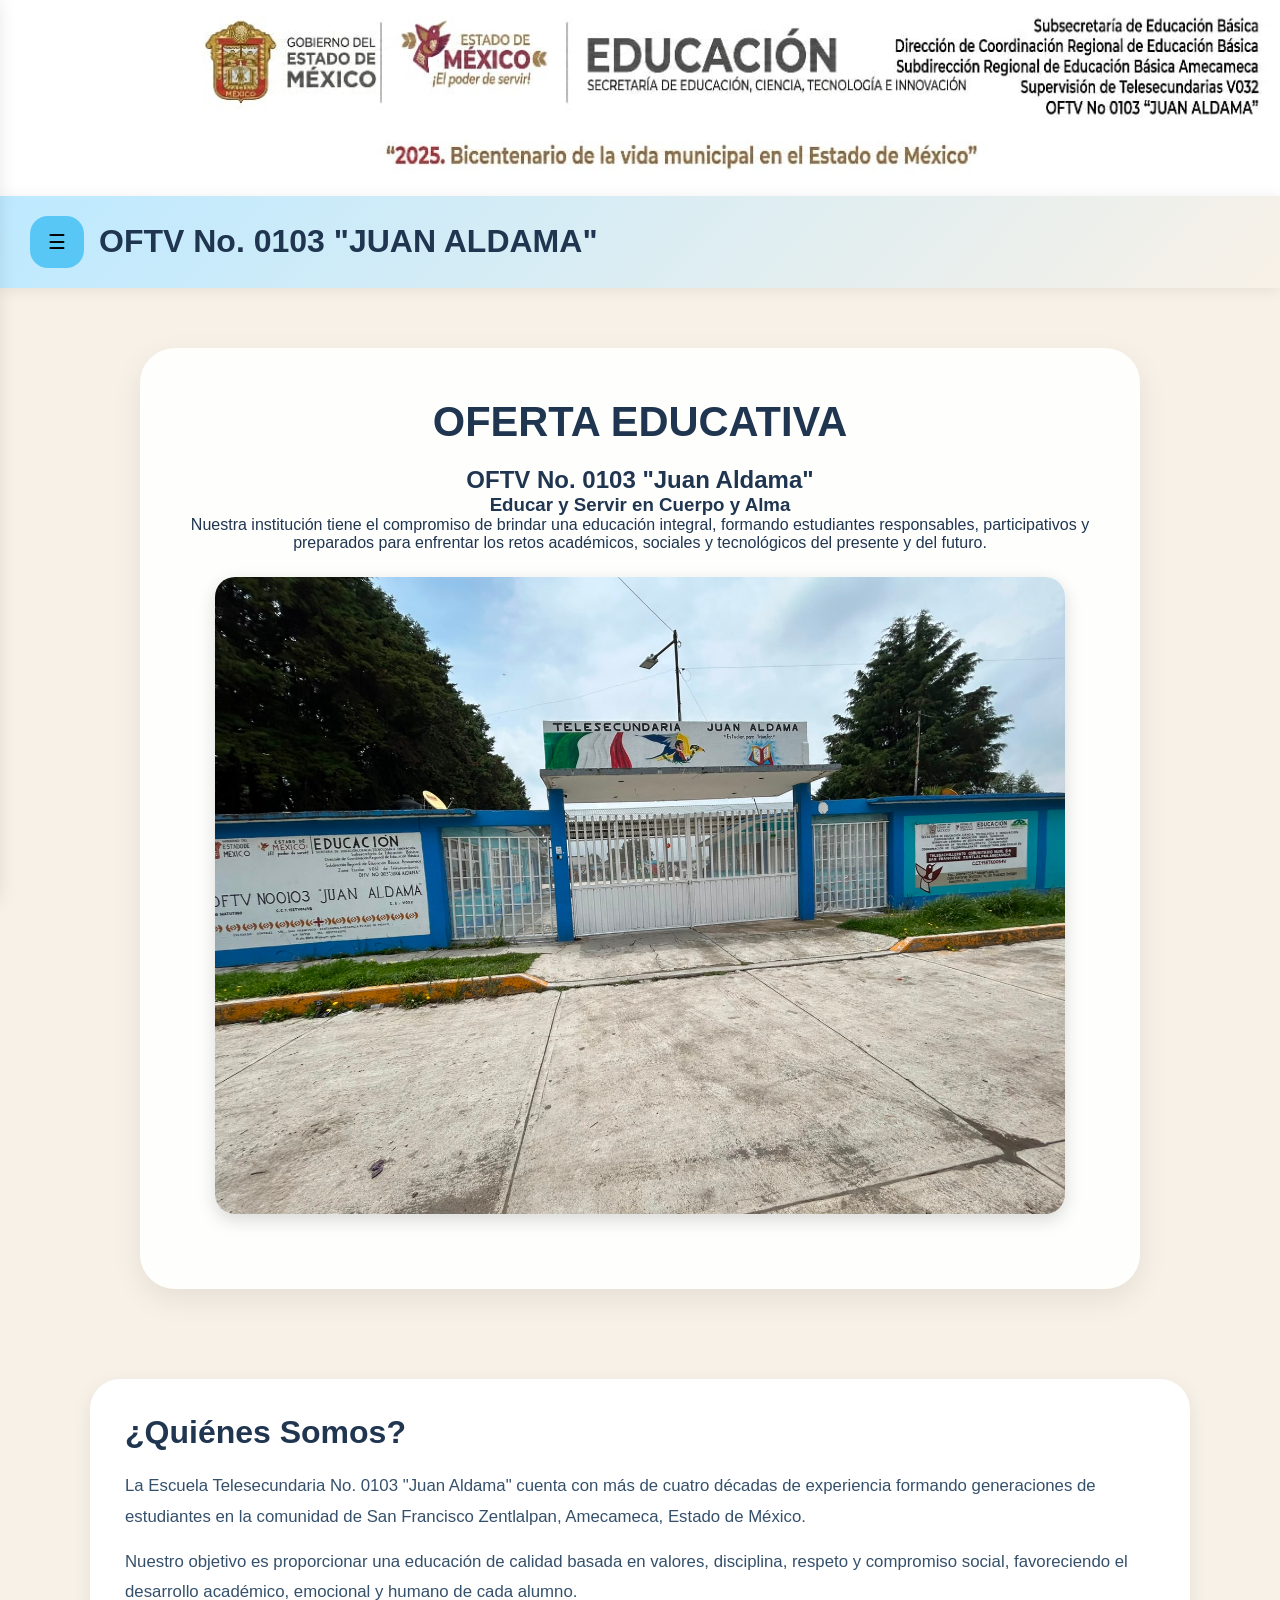
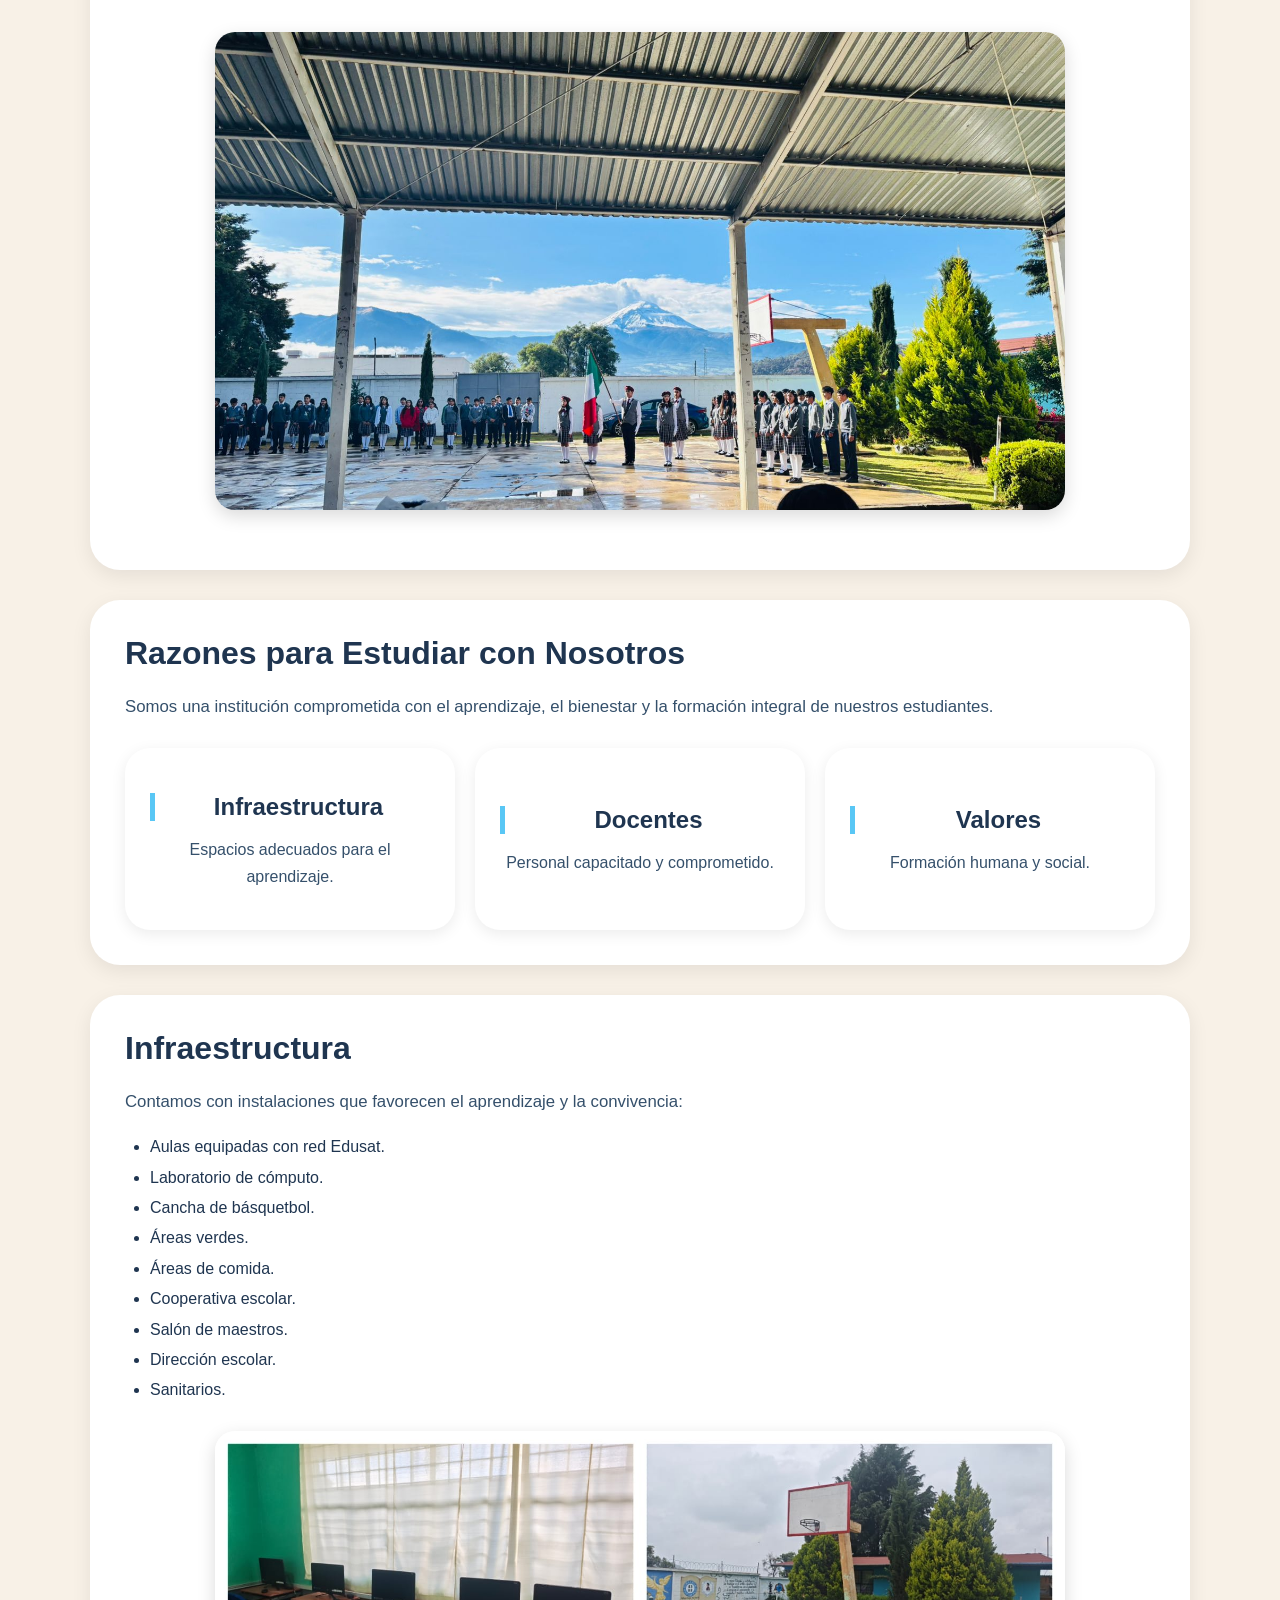
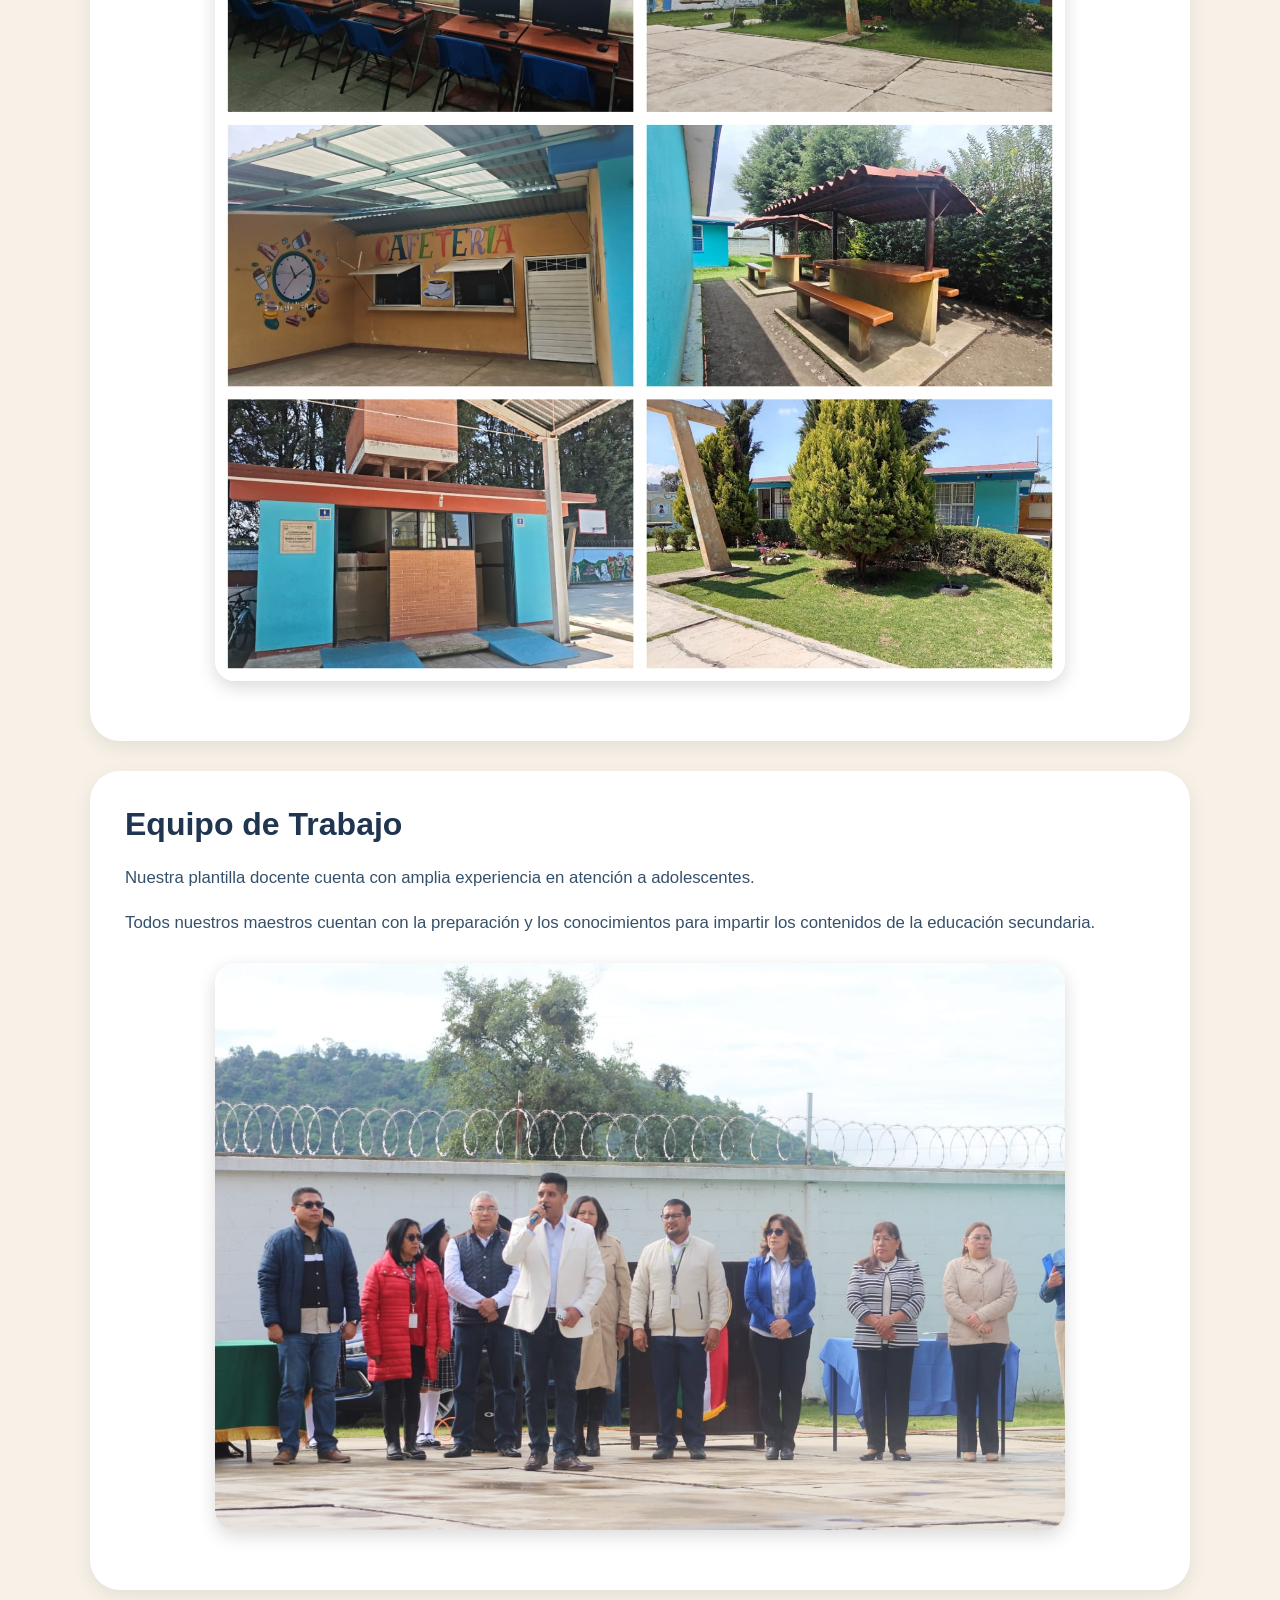
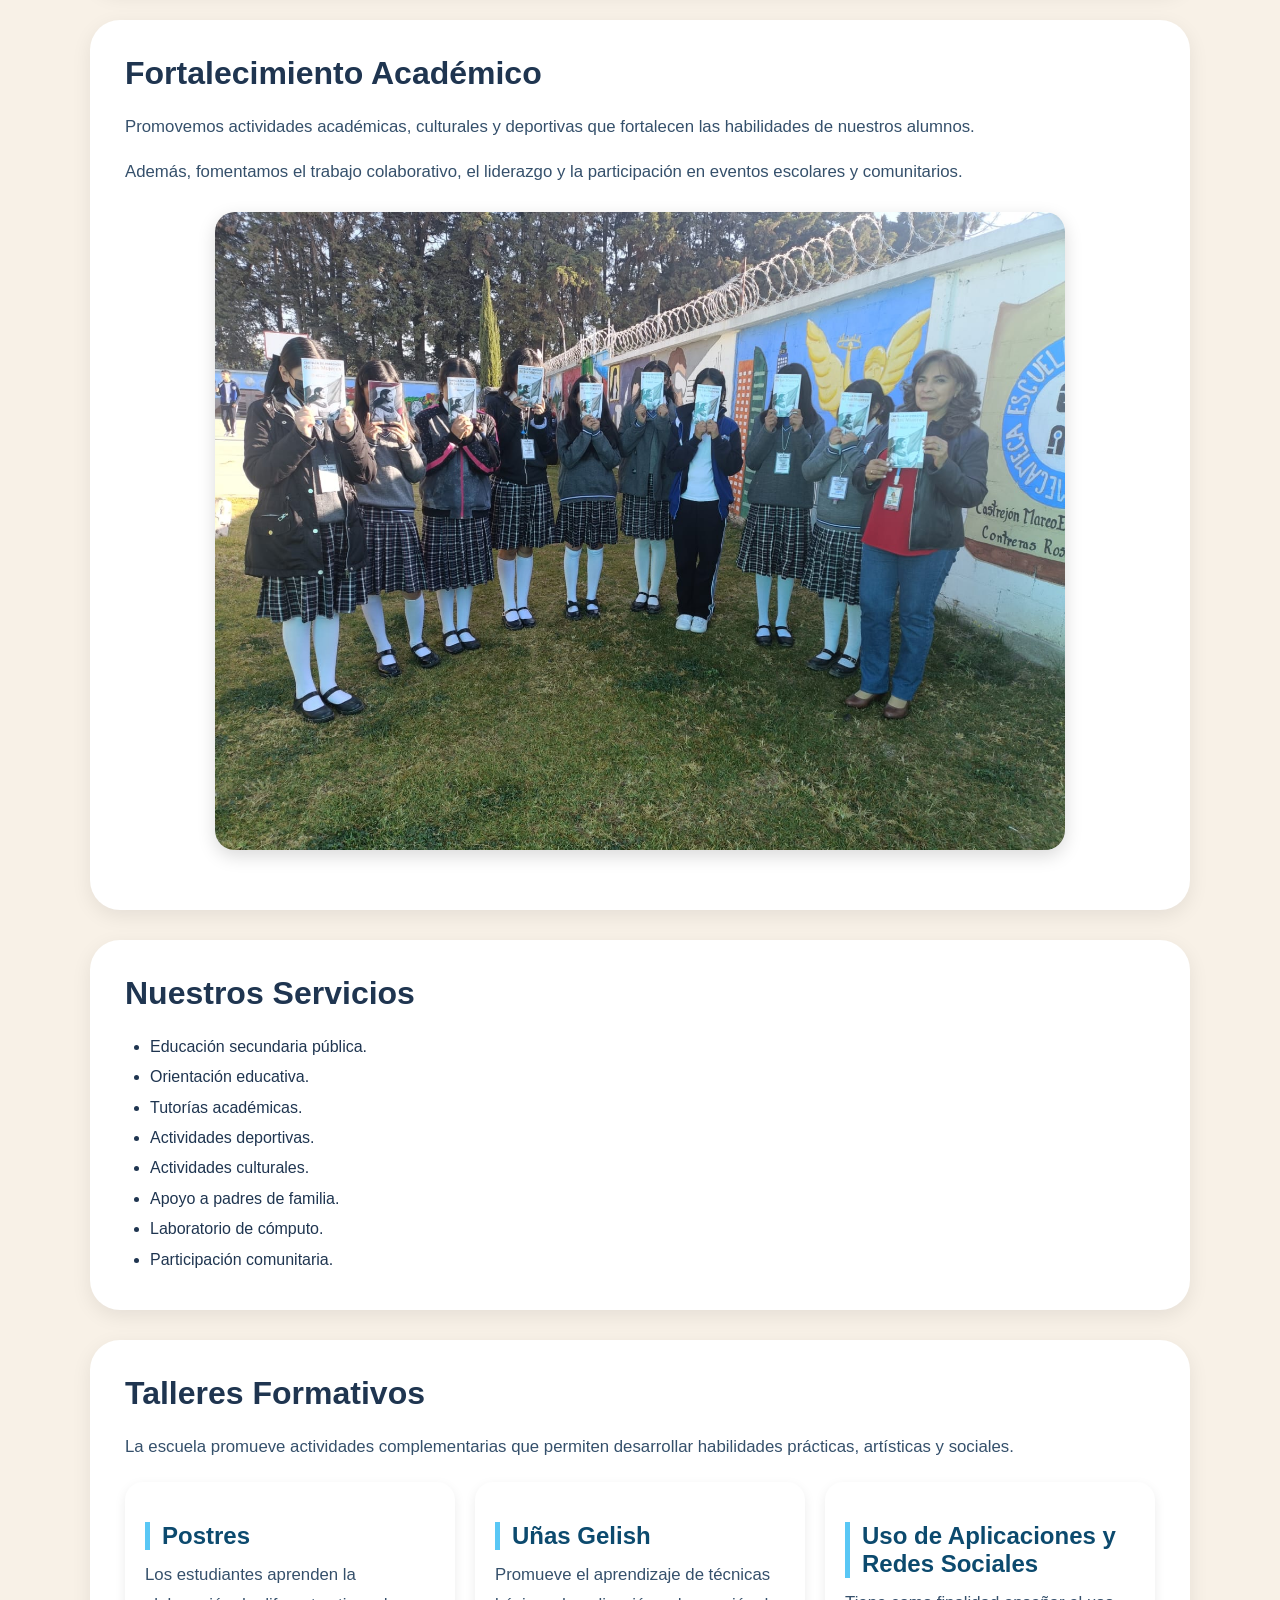
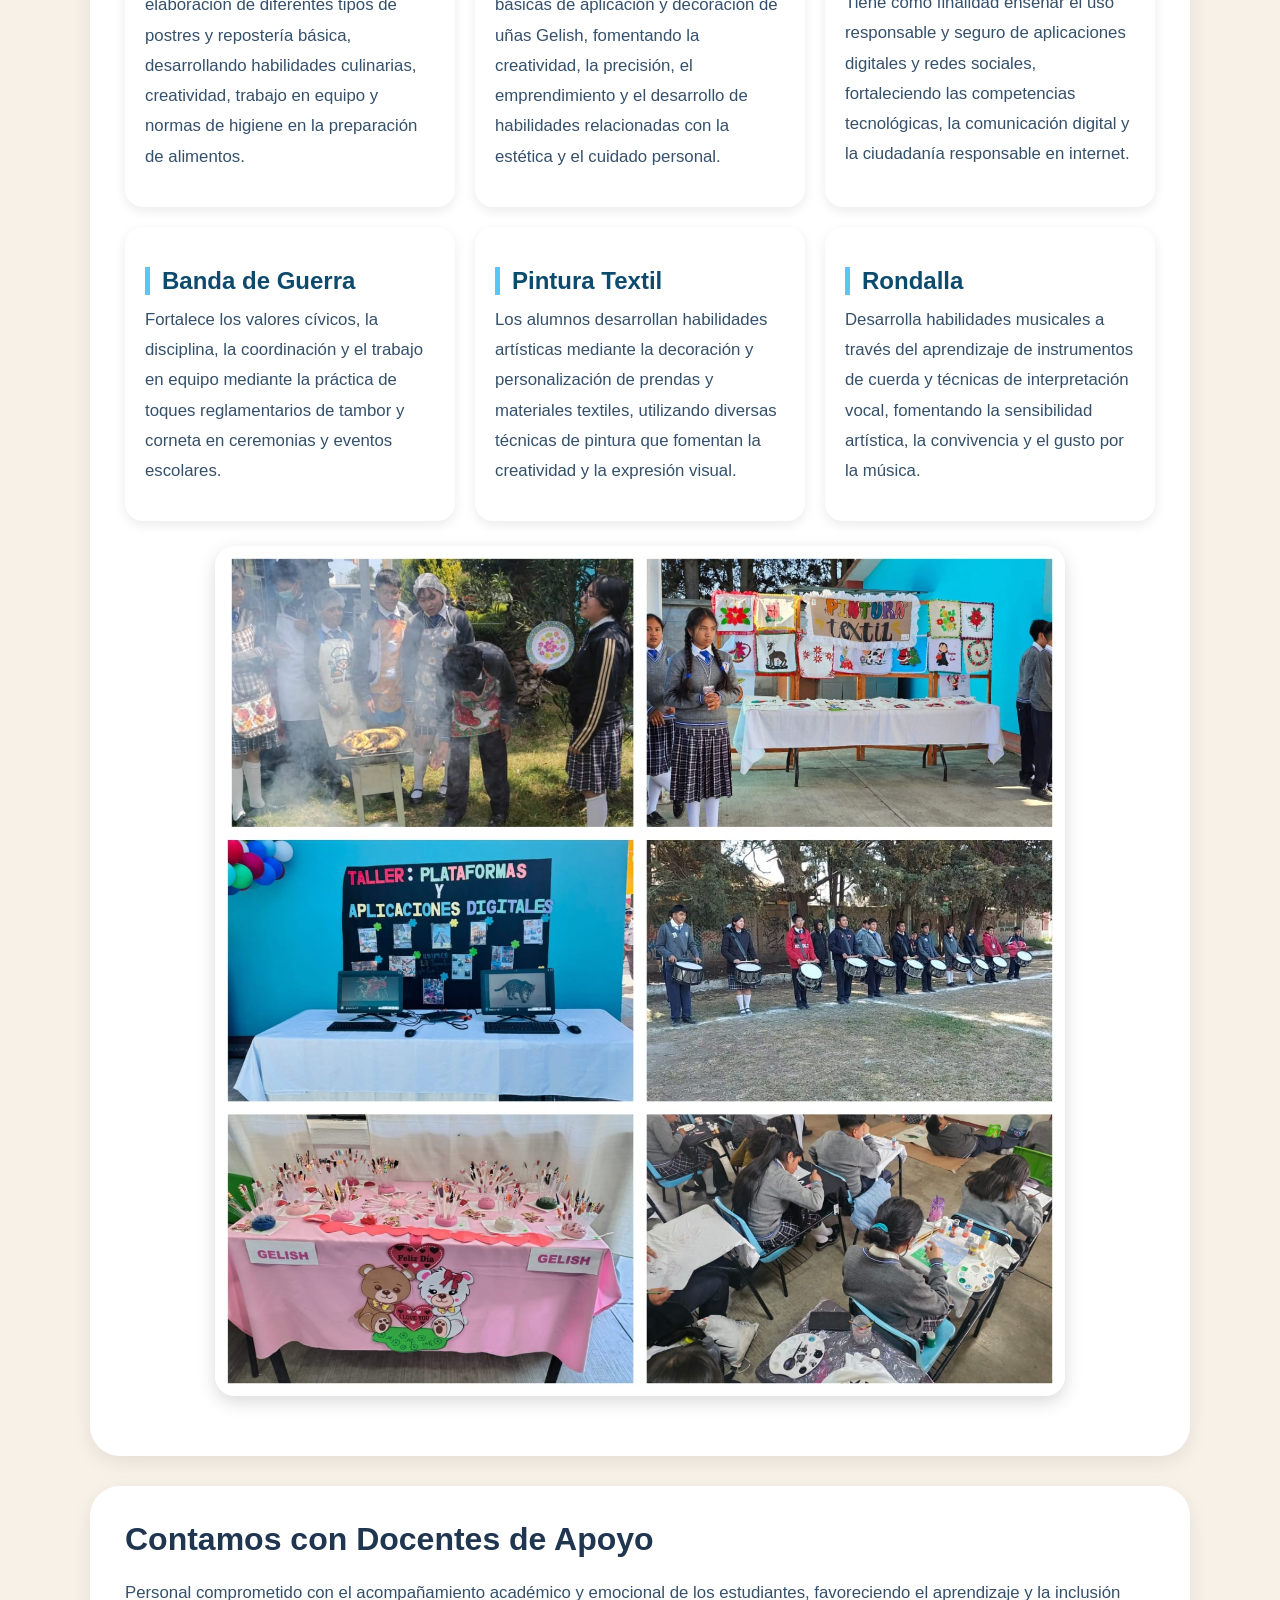
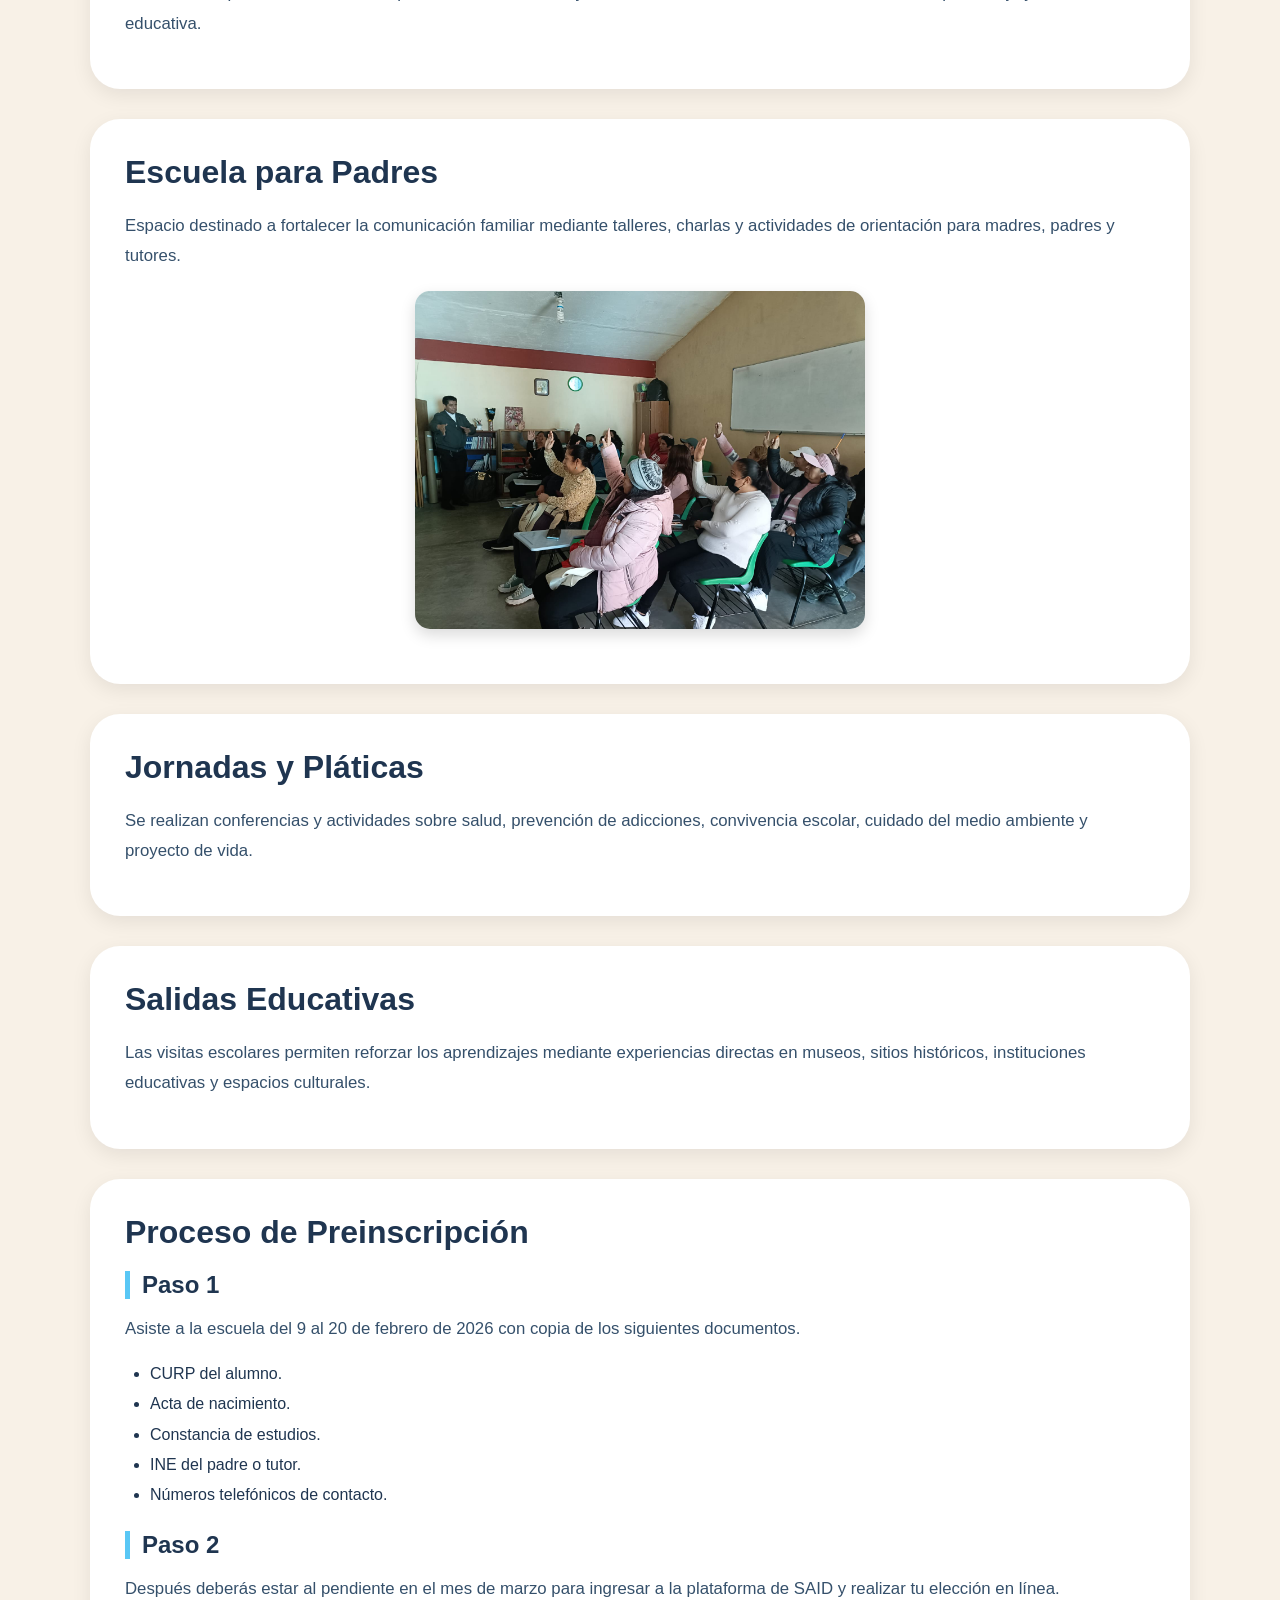
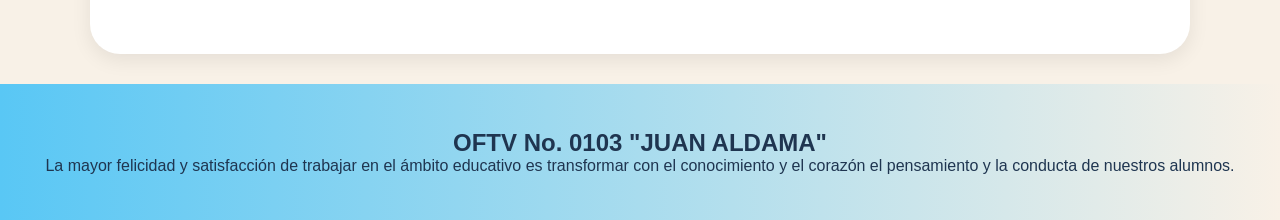
<file: oferta.html>
<!doctype html>
<html lang="es">
<head>
<meta charset="utf-8">
<meta name="viewport" content="width=device-width,initial-scale=1">

<title>Oferta Educativa | OFTV No. 0103 Juan Aldama</title>

<meta name="description" content="Oferta educativa de la Telesecundaria OFTV No. 0103 Juan Aldama. Infraestructura, talleres, docentes, servicios escolares y proceso de preinscripción.">

<link rel="stylesheet" href="styles.css">
</head>

<body>

<!-- LOGO SUPERIOR -->
<div class="top">
<img src="assets/logo_transparent.jpeg" alt="Logo de la escuela">
</div>

<!-- MENÚ LATERAL -->
<div id="sidebar" class="sidebar">
<a href="index.html">Inicio</a>
<a href="acerca.html">Acerca de la telesecundaria</a>
<a href="oferta.html">Oferta educativa</a>
<a href="noticias.html">Noticias y avisos</a>
<a href="politicas.html">Políticas y reglamentos</a>
<a href="galeria.html">Imágenes de la escuela</a>
<a href="docentes.html">Plantilla docente</a>
</div>

<!-- ENCABEZADO -->
<header>
<div class="row">
<button class="btn" onclick="toggleMenu()">☰</button>
<div class="title">OFTV No. 0103 "JUAN ALDAMA"</div>
</div>
</header>

<!-- PORTADA PRINCIPAL -->
<section class="hero">
<div class="hero-card">

<h1>OFERTA EDUCATIVA</h1>

<h2>OFTV No. 0103 "Juan Aldama"</h2>
<h3>Educar y Servir en Cuerpo y Alma</h3>

<p>
Nuestra institución tiene el compromiso de brindar una educación integral,
formando estudiantes responsables, participativos y preparados para enfrentar
los retos académicos, sociales y tecnológicos del presente y del futuro.
</p>

<!-- imagen principal -->
<img src="assets/F16.jpeg" class="oferta-img" alt="Imagen de la escuela">

</div>
</section>

<!-- QUIÉNES SOMOS -->
<div class="info-box">

<h2>¿Quiénes Somos?</h2>

<p>
La Escuela Telesecundaria No. 0103 "Juan Aldama" cuenta con más de cuatro
décadas de experiencia formando generaciones de estudiantes en la comunidad
de San Francisco Zentlalpan, Amecameca, Estado de México.
</p>

<p>
Nuestro objetivo es proporcionar una educación de calidad basada en valores,
disciplina, respeto y compromiso social, favoreciendo el desarrollo académico,
emocional y humano de cada alumno.
</p>

<img src="assets/oferta1.jpeg" class="oferta-img" alt="Comunidad escolar">

</div>

<!-- RAZONES -->
<div class="info-box">

<h2>Razones para Estudiar con Nosotros</h2>

<p>
Somos una institución comprometida con el aprendizaje, el bienestar y la
formación integral de nuestros estudiantes.
</p>

<div class="stats-grid">

<div class="stat-card">
<h3>Infraestructura</h3>
<p>Espacios adecuados para el aprendizaje.</p>
</div>

<div class="stat-card">
<h3>Docentes</h3>
<p>Personal capacitado y comprometido.</p>
</div>

<div class="stat-card">
<h3>Valores</h3>
<p>Formación humana y social.</p>
</div>

</div>
</div>

<!-- INFRAESTRUCTURA -->
<div class="info-box">

<h2>Infraestructura</h2>

<p>
Contamos con instalaciones que favorecen el aprendizaje y la convivencia:
</p>

<ul>
<li>Aulas equipadas con red Edusat.</li>
<li>Laboratorio de cómputo.</li>
<li>Cancha de básquetbol.</li>
<li>Áreas verdes.</li>
<li>Áreas de comida.</li>
<li>Cooperativa escolar.</li>
<li>Salón de maestros.</li>
<li>Dirección escolar.</li>
<li>Sanitarios.</li>
</ul>

<img src="assets/collage.jpeg" class="oferta-img" alt="Infraestructura">

</div>

<!-- EQUIPO -->
<div class="info-box">

<h2>Equipo de Trabajo</h2>

<p>
Nuestra plantilla docente cuenta con amplia experiencia en atención a adolescentes.
</p>

<p>
Todos nuestros maestros cuentan con la preparación y los conocimientos para impartir los contenidos de la educación secundaria.
</p>

<img src="assets/equipo_trabajo.jpeg" class="oferta-img" alt="Equipo docente">

</div>

<!-- FORTALECIMIENTO -->
<div class="info-box">

<h2>Fortalecimiento Académico</h2>

<p>
Promovemos actividades académicas, culturales y deportivas que fortalecen
las habilidades de nuestros alumnos.
</p>

<p>
Además, fomentamos el trabajo colaborativo, el liderazgo y la participación
en eventos escolares y comunitarios.
</p>

<img src="assets/oferta2.jpeg" class="oferta-img" alt="Actividades escolares">

</div>

<!-- SERVICIOS -->
<div class="info-box">

<h2>Nuestros Servicios</h2>

<ul>
<li>Educación secundaria pública.</li>
<li>Orientación educativa.</li>
<li>Tutorías académicas.</li>
<li>Actividades deportivas.</li>
<li>Actividades culturales.</li>
<li>Apoyo a padres de familia.</li>
<li>Laboratorio de cómputo.</li>
<li>Participación comunitaria.</li>
</ul>

</div>

<!-- TALLERES -->
<div class="info-box">

<h2>Talleres Formativos</h2>

<p>
La escuela promueve actividades complementarias que permiten desarrollar
habilidades prácticas, artísticas y sociales.
</p>

<div class="taller-grid">

<div class="taller-card">
<h3>Postres</h3>
<p>Los estudiantes aprenden la elaboración de diferentes tipos de postres y repostería básica, desarrollando habilidades culinarias, creatividad, trabajo en equipo y normas de higiene en la preparación de alimentos.</p>
</div>

<div class="taller-card">
<h3>Uñas Gelish</h3>
<p>Promueve el aprendizaje de técnicas básicas de aplicación y decoración de uñas Gelish, fomentando la creatividad, la precisión, el emprendimiento y el desarrollo de habilidades relacionadas con la estética y el cuidado personal.</p>
</div>

<div class="taller-card">
<h3>Uso de Aplicaciones y Redes Sociales</h3>
<p>Tiene como finalidad enseñar el uso responsable y seguro de aplicaciones digitales y redes sociales, fortaleciendo las competencias tecnológicas, la comunicación digital y la ciudadanía responsable en internet.</p>
</div>

<div class="taller-card">
<h3>Banda de Guerra</h3>
<p>Fortalece los valores cívicos, la disciplina, la coordinación y el trabajo en equipo mediante la práctica de toques reglamentarios de tambor y corneta en ceremonias y eventos escolares.</p>
</div>

<div class="taller-card">
<h3>Pintura Textil</h3>
<p>Los alumnos desarrollan habilidades artísticas mediante la decoración y personalización de prendas y materiales textiles, utilizando diversas técnicas de pintura que fomentan la creatividad y la expresión visual.</p>
</div>

<div class="taller-card">
<h3>Rondalla</h3>
<p>Desarrolla habilidades musicales a través del aprendizaje de instrumentos de cuerda y técnicas de interpretación vocal, fomentando la sensibilidad artística, la convivencia y el gusto por la música.</p>
</div>

</div>

<img src="assets/taller 1.jpeg" class="oferta-img" alt="Talleres">

</div>

<!-- DOCENTES DE APOYO -->
<div class="info-box">
<h2>Contamos con Docentes de Apoyo</h2>
<p>
Personal comprometido con el acompañamiento académico y emocional de los estudiantes,
favoreciendo el aprendizaje y la inclusión educativa.
</p>
</div>

<!-- ESCUELA PARA PADRES -->
<div class="info-box">
<h2>Escuela para Padres</h2>
<p>
Espacio destinado a fortalecer la comunicación familiar mediante talleres,
charlas y actividades de orientación para madres, padres y tutores.
</p>
<img src="assets/oferta4.jpeg" class="img-pequena" alt="Escuela para padres">
</div>

<!-- JORNADAS -->
<div class="info-box">
<h2>Jornadas y Pláticas</h2>
<p>
Se realizan conferencias y actividades sobre salud, prevención de adicciones,
convivencia escolar, cuidado del medio ambiente y proyecto de vida.
</p>
</div>

<!-- SALIDAS -->
<div class="info-box">
<h2>Salidas Educativas</h2>
<p>
Las visitas escolares permiten reforzar los aprendizajes mediante experiencias
directas en museos, sitios históricos, instituciones educativas y espacios culturales.
</p>
</div>

<!-- PREINSCRIPCIÓN -->
<div class="info-box">

<h2>Proceso de Preinscripción</h2>

<h3>Paso 1</h3>
<p>Asiste a la escuela del 9 al 20 de febrero de 2026 con copia de los siguientes documentos.</p>

<ul>
<li>CURP del alumno.</li>
<li>Acta de nacimiento.</li>
<li>Constancia de estudios.</li>
<li>INE del padre o tutor.</li>
<li>Números telefónicos de contacto.</li>
</ul>

<h3>Paso 2</h3>
<p>
Después deberás estar al pendiente en el mes de marzo para ingresar a la plataforma de SAID y realizar tu elección en línea.
</p>

</div>

<!-- PIE DE PÁGINA -->
<footer>

<h2>OFTV No. 0103 "JUAN ALDAMA"</h2>

<p>
La mayor felicidad y satisfacción de trabajar en el ámbito educativo
es transformar con el conocimiento y el corazón el pensamiento y la conducta
de nuestros alumnos.
</p>

</footer>

<script src="script.js"></script>

</body>
</html>
</file>
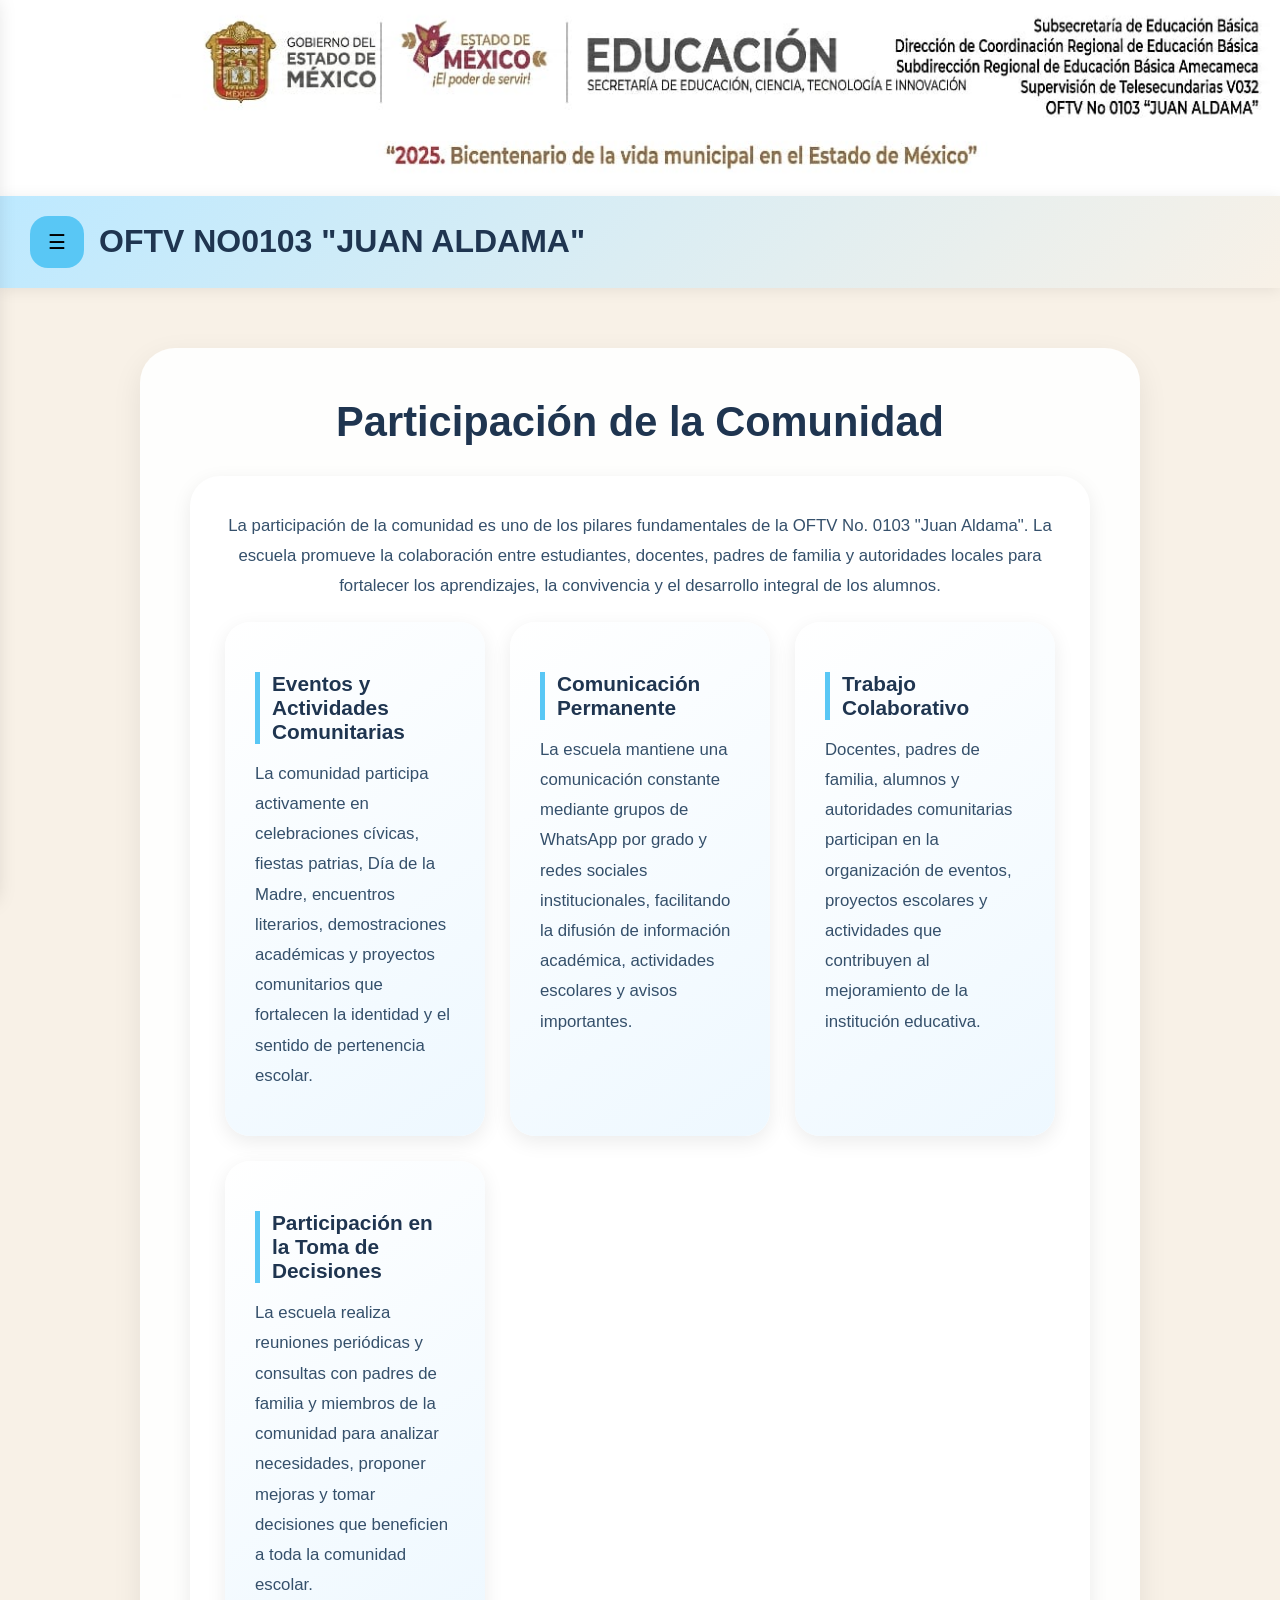
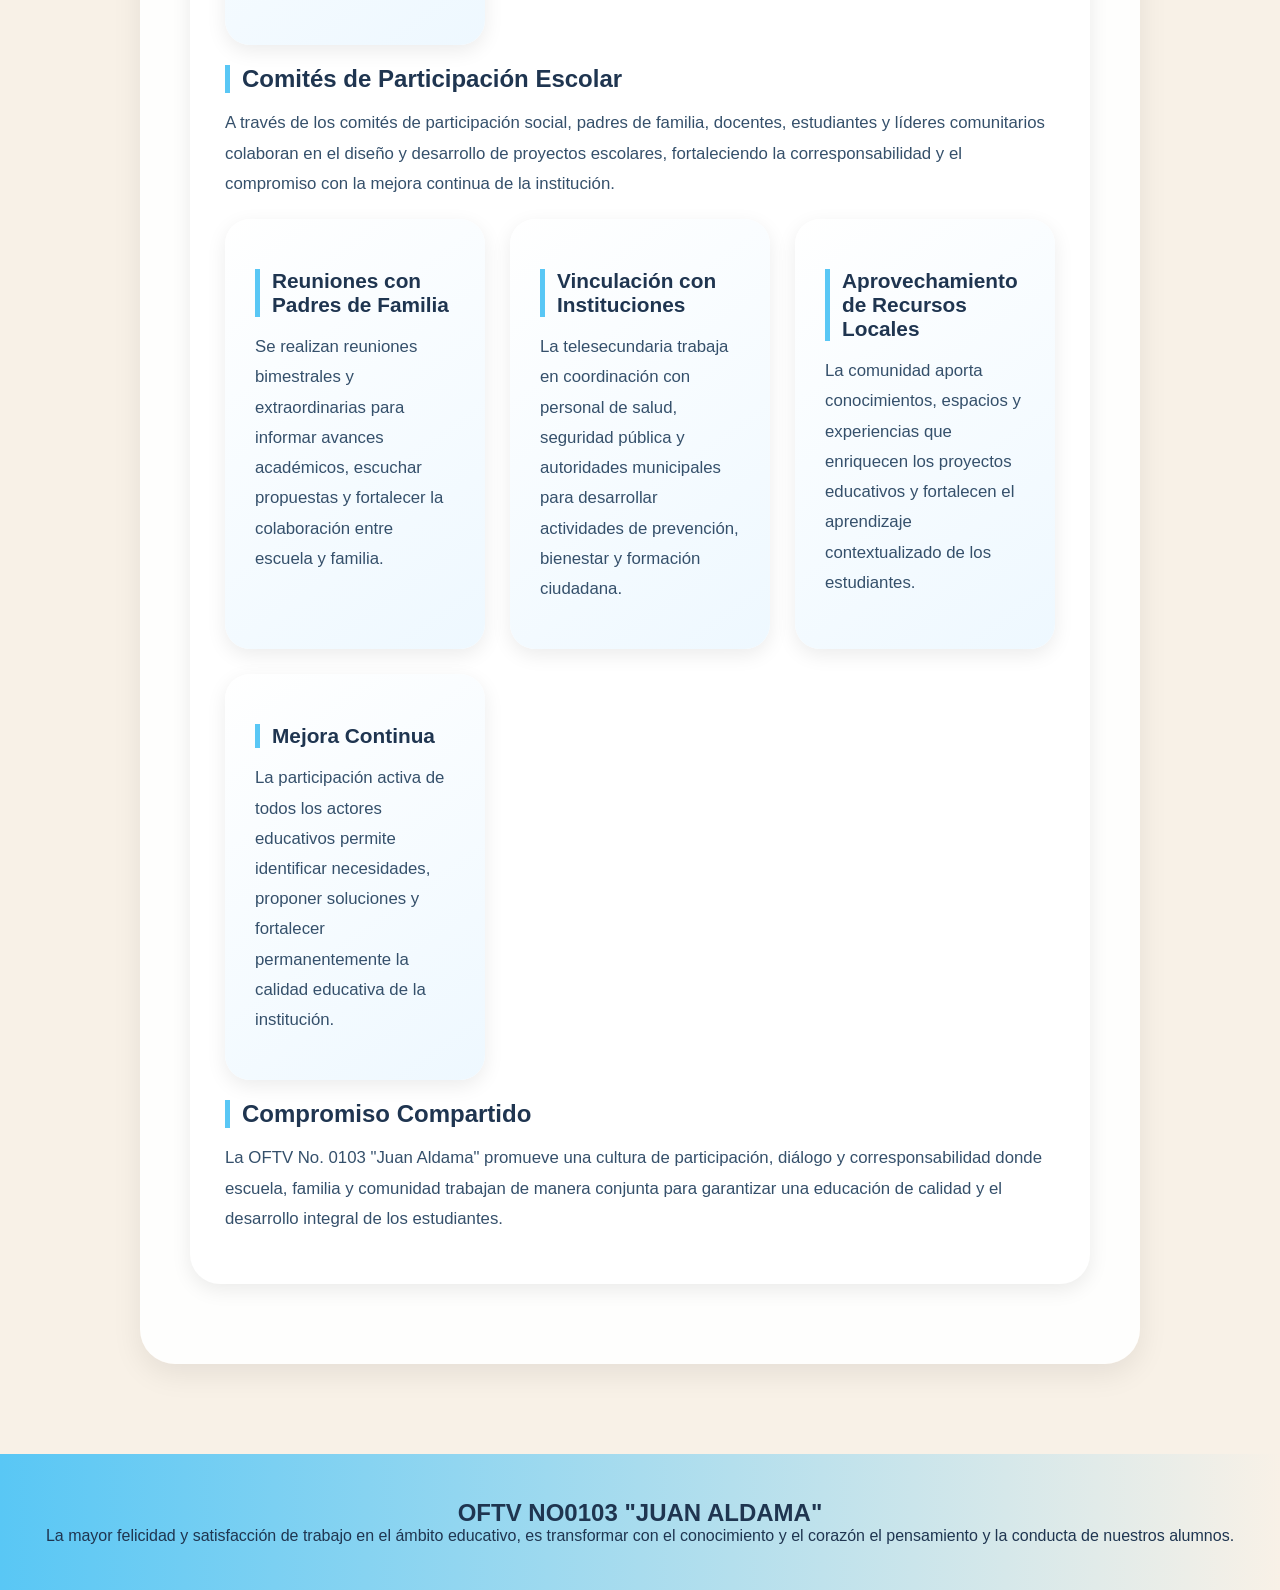
<file: participacion.html>
<!doctype html>
<html lang='es'>
<head>
    <meta charset='utf-8'>
    <meta name='viewport' content='width=device-width,initial-scale=1'>

    <title>Participación de la Comunidad | OFTV No. 0103 Juan Aldama</title>

    <meta name="description" content="Participación de padres de familia, autoridades y comunidad escolar en el desarrollo educativo de la Telesecundaria OFTV No. 0103 Juan Aldama.">

    <link rel='stylesheet' href='styles.css'>
</head>

<body>

<!-- LOGO -->
<div class='top'>
    <img src='assets/logo_transparent.jpeg' alt="Logo de la escuela">
</div>

<!-- MENÚ LATERAL -->
<div id='sidebar' class='sidebar'>
    <a href='index.html'>Inicio</a>
    <a href='acerca.html'>Acerca de la telesecundaria</a>
    <a href='oferta.html'>Oferta educativa</a>
    <a href='noticias.html'>Noticias y avisos</a>
    <a href='politicas.html'>Políticas y reglamentos</a>
    <a href='galeria.html'>Imagenes de la escuela</a>
    <a href='docentes.html'>Plantilla docente</a>
</div>

<!-- ENCABEZADO -->
<header>
    <div class='row'>
        <button class='btn' onclick='toggleMenu()'>☰</button>
        <div class='title'>
            <center>OFTV NO0103 "JUAN ALDAMA"</center>
        </div>
    </div>
</header>

<!-- CONTENIDO PRINCIPAL -->
<section class="hero">

<div class="hero-card">

<h1>Participación de la Comunidad</h1>

<!-- INTRODUCCIÓN -->
<div class="info-box">

<p class="practicas-intro">
La participación de la comunidad es uno de los pilares fundamentales de la OFTV No. 0103 "Juan Aldama". La escuela promueve la colaboración entre estudiantes, docentes, padres de familia y autoridades locales para fortalecer los aprendizajes, la convivencia y el desarrollo integral de los alumnos.
</p>

<div class="practicas-grid">

<div class="practica-card">
<h3>Eventos y Actividades Comunitarias</h3>
<p>
La comunidad participa activamente en celebraciones cívicas, fiestas patrias, Día de la Madre, encuentros literarios, demostraciones académicas y proyectos comunitarios que fortalecen la identidad y el sentido de pertenencia escolar.
</p>
</div>

<div class="practica-card">
<h3>Comunicación Permanente</h3>
<p>
La escuela mantiene una comunicación constante mediante grupos de WhatsApp por grado y redes sociales institucionales, facilitando la difusión de información académica, actividades escolares y avisos importantes.
</p>
</div>

<div class="practica-card">
<h3>Trabajo Colaborativo</h3>
<p>
Docentes, padres de familia, alumnos y autoridades comunitarias participan en la organización de eventos, proyectos escolares y actividades que contribuyen al mejoramiento de la institución educativa.
</p>
</div>

<div class="practica-card">
<h3>Participación en la Toma de Decisiones</h3>
<p>
La escuela realiza reuniones periódicas y consultas con padres de familia y miembros de la comunidad para analizar necesidades, proponer mejoras y tomar decisiones que beneficien a toda la comunidad escolar.
</p>
</div>

</div>

<!-- DESTACADO -->
<div class="destacado-box">

<h3>Comités de Participación Escolar</h3>

<p>
A través de los comités de participación social, padres de familia, docentes, estudiantes y líderes comunitarios colaboran en el diseño y desarrollo de proyectos escolares, fortaleciendo la corresponsabilidad y el compromiso con la mejora continua de la institución.
</p>

</div>

<!-- SEGUNDA SECCIÓN -->
<div class="practicas-grid">

<div class="practica-card">
<h3>Reuniones con Padres de Familia</h3>
<p>
Se realizan reuniones bimestrales y extraordinarias para informar avances académicos, escuchar propuestas y fortalecer la colaboración entre escuela y familia.
</p>
</div>

<div class="practica-card">
<h3>Vinculación con Instituciones</h3>
<p>
La telesecundaria trabaja en coordinación con personal de salud, seguridad pública y autoridades municipales para desarrollar actividades de prevención, bienestar y formación ciudadana.
</p>
</div>

<div class="practica-card">
<h3>Aprovechamiento de Recursos Locales</h3>
<p>
La comunidad aporta conocimientos, espacios y experiencias que enriquecen los proyectos educativos y fortalecen el aprendizaje contextualizado de los estudiantes.
</p>
</div>

<div class="practica-card">
<h3>Mejora Continua</h3>
<p>
La participación activa de todos los actores educativos permite identificar necesidades, proponer soluciones y fortalecer permanentemente la calidad educativa de la institución.
</p>
</div>

</div>

<!-- CIERRE DESTACADO -->
<div class="destacado-box">

<h3>Compromiso Compartido</h3>

<p>
La OFTV No. 0103 "Juan Aldama" promueve una cultura de participación, diálogo y corresponsabilidad donde escuela, familia y comunidad trabajan de manera conjunta para garantizar una educación de calidad y el desarrollo integral de los estudiantes.
</p>

</div>

</div>

</div>

</section>

<!-- PIE -->
<footer>
    <h2>OFTV NO0103 "JUAN ALDAMA"</h2>
    <p>
        La mayor felicidad y satisfacción de trabajo en el ámbito educativo,
        es transformar con el conocimiento y el corazón el pensamiento y la conducta de nuestros alumnos.
    </p>
</footer>

<script src='script.js'></script>

</body>
</html>
</file>
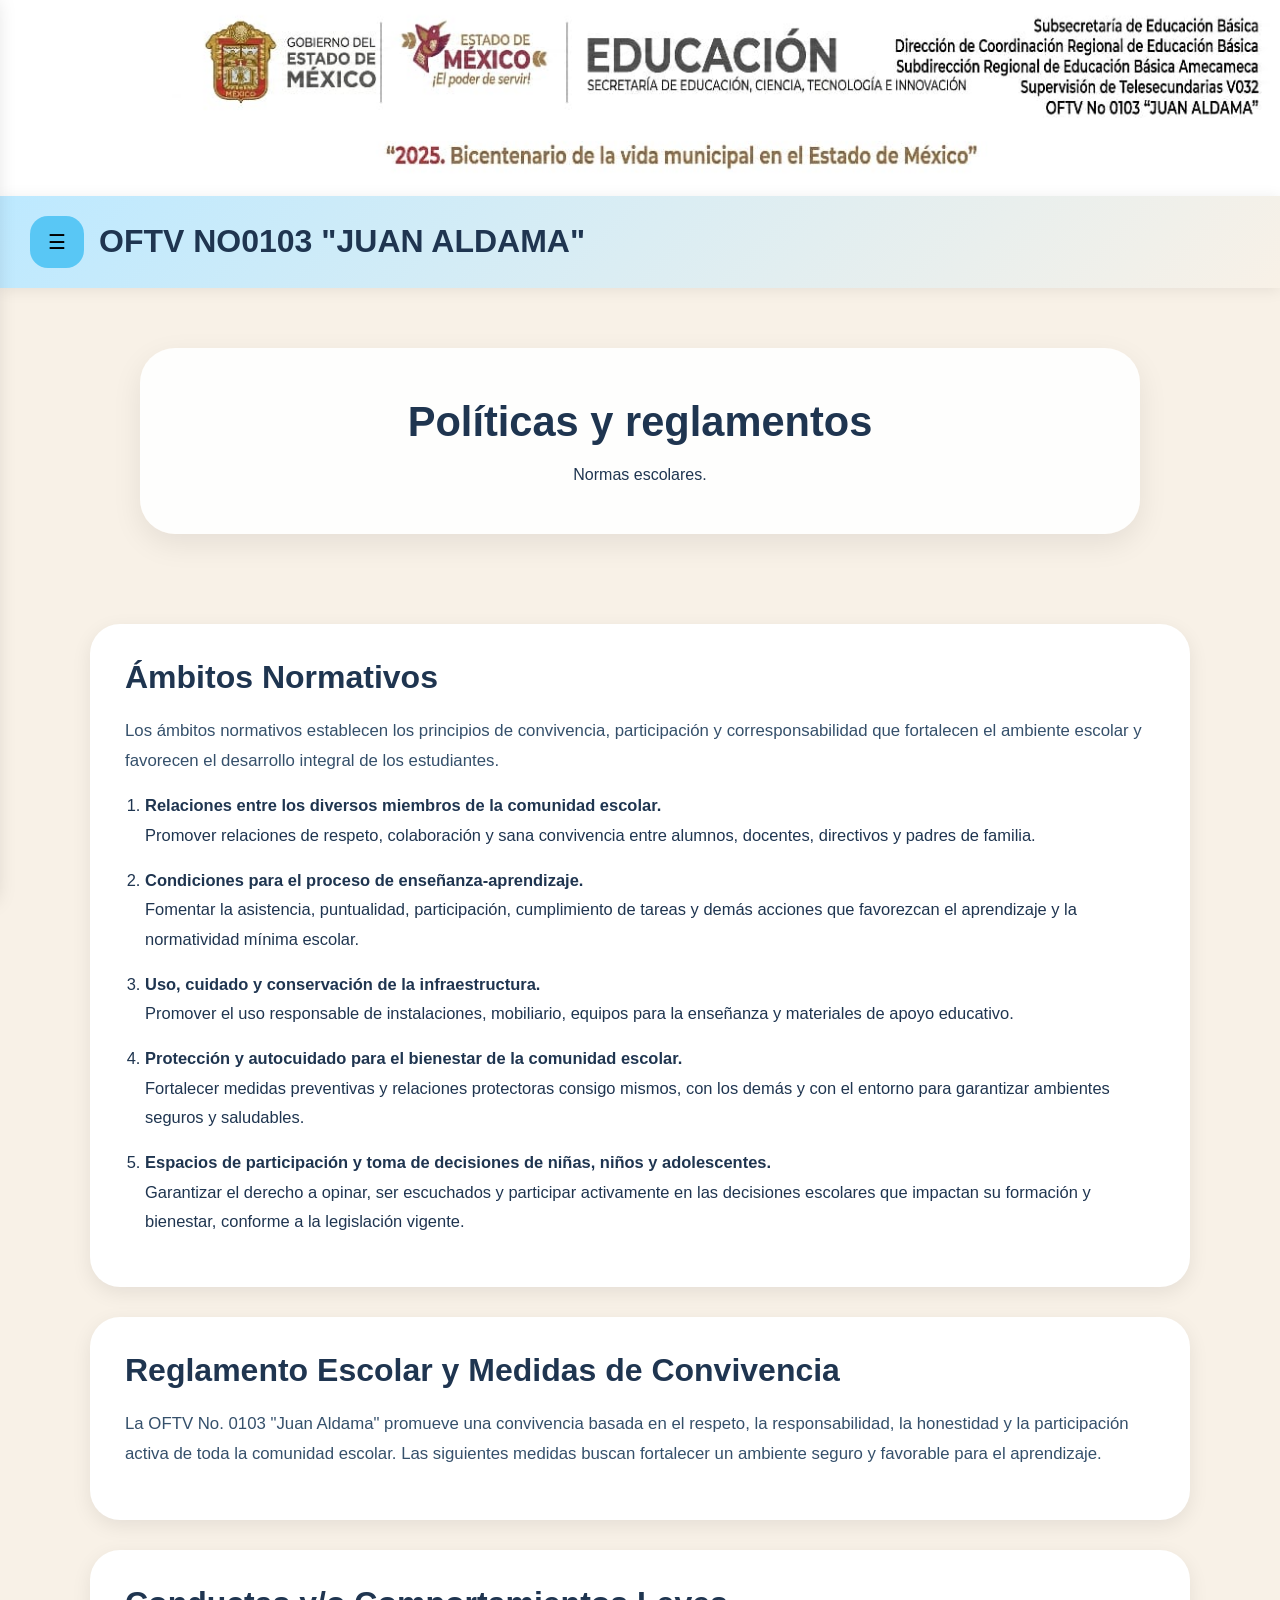
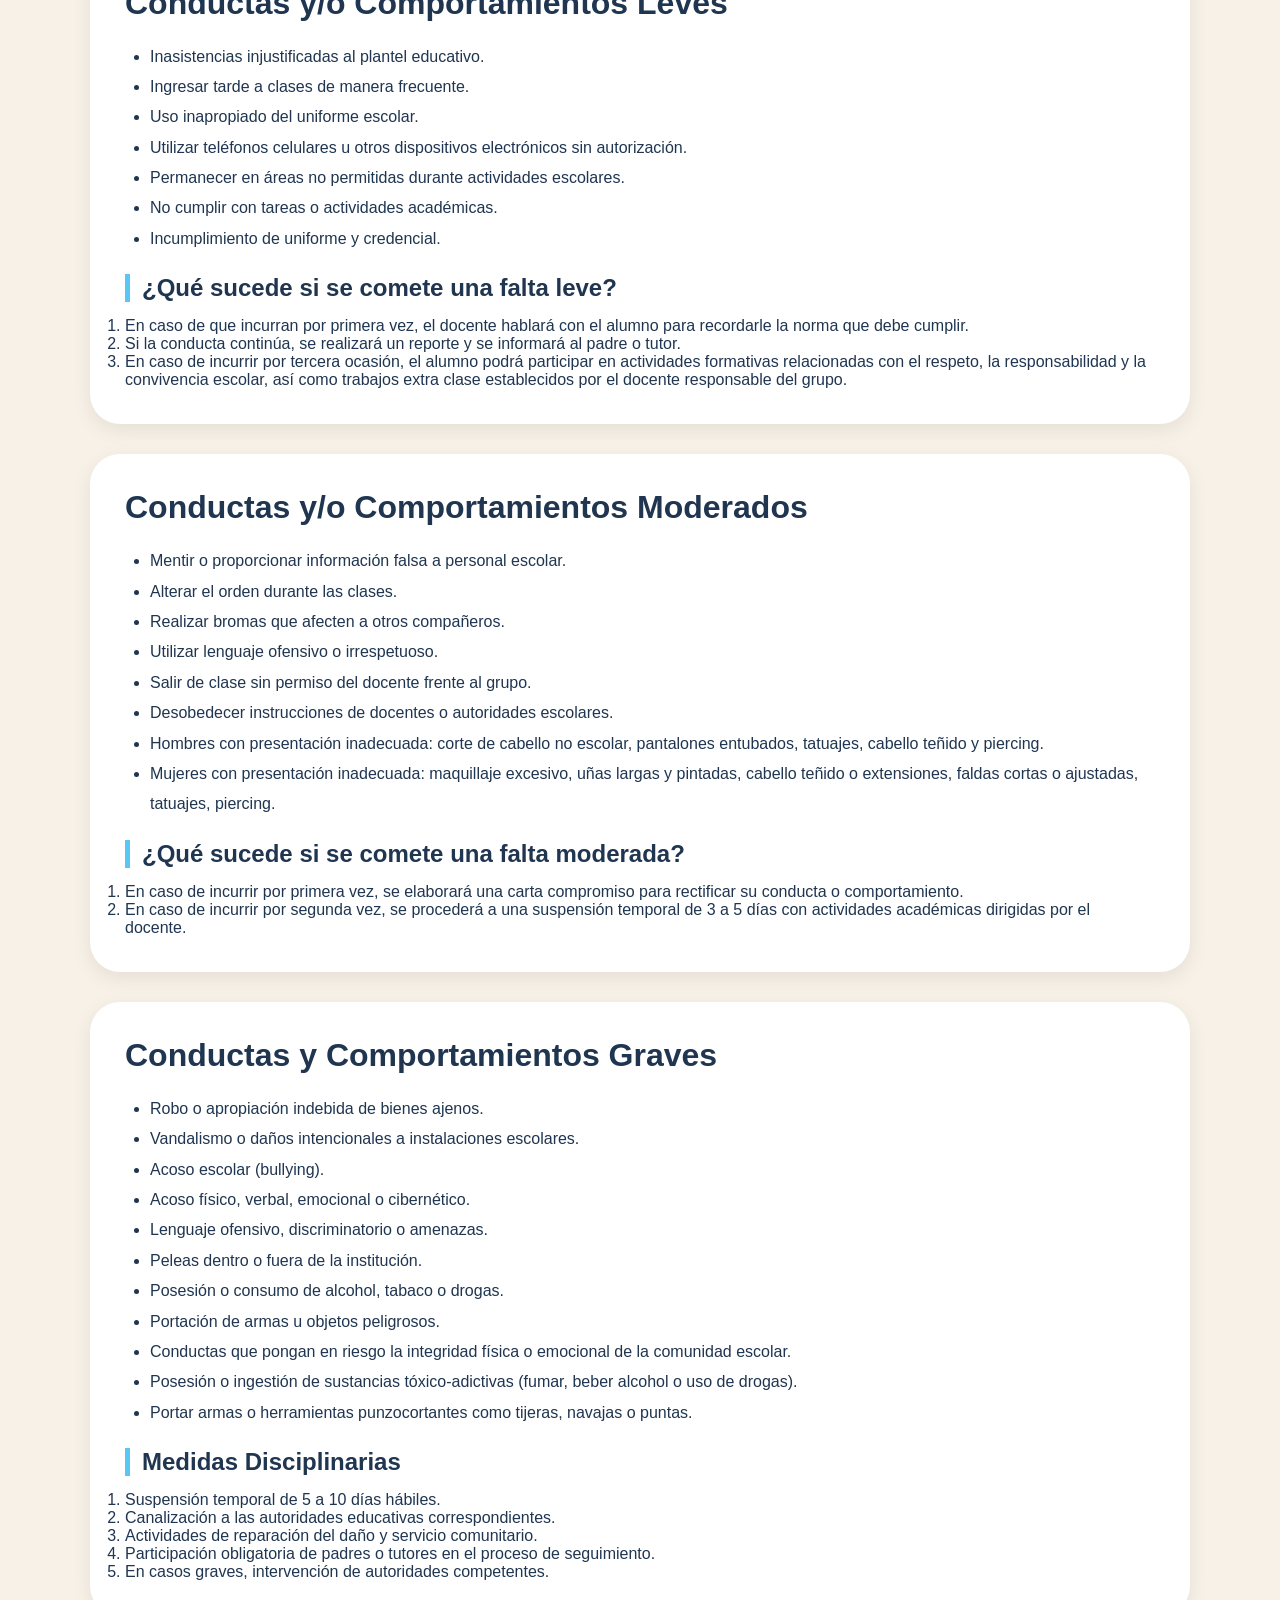
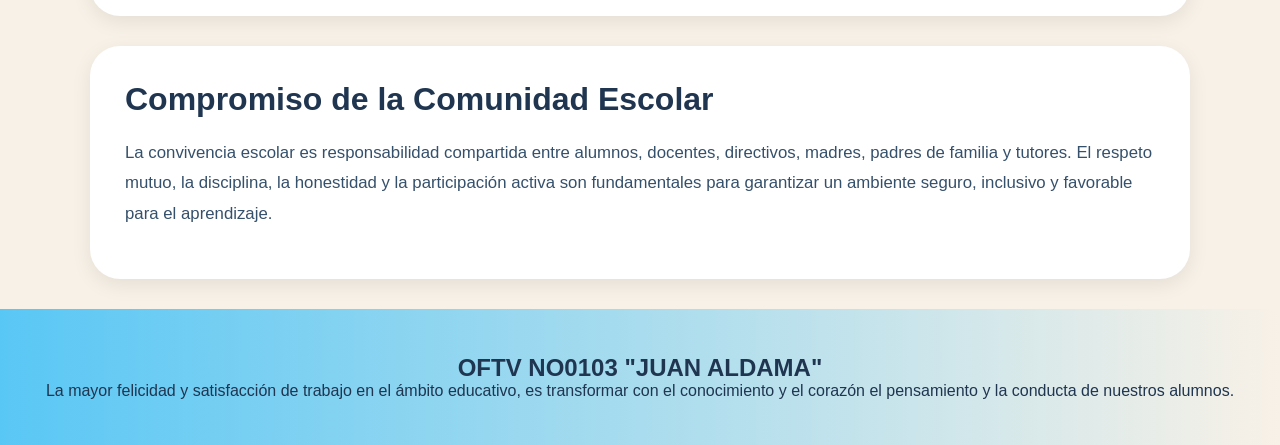
<file: politicas.html>
<!doctype html>
<html lang='es'>
<head>
    <meta charset='utf-8'>
    <meta name='viewport' content='width=device-width,initial-scale=1'>

    <title>Políticas y Reglamentos | OFTV No. 0103 Juan Aldama</title>

    <meta name="description" content="Consulta las políticas, reglamentos escolares y acuerdos de convivencia de la Telesecundaria OFTV No. 0103 Juan Aldama.">

    <link rel='stylesheet' href='styles.css'>
</head>

<body>

<!-- LOGO -->
<div class='top'>
    <img src='assets/logo_transparent.jpeg' alt="Logo de la escuela">
</div>

<!-- MENÚ LATERAL -->
<div id='sidebar' class='sidebar'>
    <a href='index.html'>Inicio</a>
    <a href='acerca.html'>Acerca de la telesecundaria</a>
    <a href='oferta.html'>Oferta educativa</a>
    <a href='noticias.html'>Noticias y avisos</a>
    <a href='politicas.html'>Políticas y reglamentos</a>
    <a href='galeria.html'>Imagenes de la escuela</a>
    <a href='docentes.html'>Plantilla docente</a>
</div>

<!-- ENCABEZADO -->
<header>
    <div class='row'>
        <button class='btn' onclick='toggleMenu()'>☰</button>
        <div class='title'>OFTV NO0103 "JUAN ALDAMA"</div>
    </div>
</header>

<section class='hero'>
    <div class='hero-card'>
        <h1>Políticas y reglamentos</h1>
        <p>Normas escolares.</p>
    </div>
</section>

<!-- ÁMBITOS NORMATIVOS -->
<div class="info-box">

<h2>Ámbitos Normativos</h2>

<p>
Los ámbitos normativos establecen los principios de convivencia, participación y corresponsabilidad que fortalecen el ambiente escolar y favorecen el desarrollo integral de los estudiantes.
</p>

<ol class="objetivos">

<li>
<strong>Relaciones entre los diversos miembros de la comunidad escolar.</strong><br>
Promover relaciones de respeto, colaboración y sana convivencia entre alumnos, docentes, directivos y padres de familia.
</li>

<li>
<strong>Condiciones para el proceso de enseñanza-aprendizaje.</strong><br>
Fomentar la asistencia, puntualidad, participación, cumplimiento de tareas y demás acciones que favorezcan el aprendizaje y la normatividad mínima escolar.
</li>

<li>
<strong>Uso, cuidado y conservación de la infraestructura.</strong><br>
Promover el uso responsable de instalaciones, mobiliario, equipos para la enseñanza y materiales de apoyo educativo.
</li>

<li>
<strong>Protección y autocuidado para el bienestar de la comunidad escolar.</strong><br>
Fortalecer medidas preventivas y relaciones protectoras consigo mismos, con los demás y con el entorno para garantizar ambientes seguros y saludables.
</li>

<li>
<strong>Espacios de participación y toma de decisiones de niñas, niños y adolescentes.</strong><br>
Garantizar el derecho a opinar, ser escuchados y participar activamente en las decisiones escolares que impactan su formación y bienestar, conforme a la legislación vigente.
</li>

</ol>

</div>

<!-- REGLAMENTO GENERAL -->
<div class="info-box">

<h2>Reglamento Escolar y Medidas de Convivencia</h2>

<p>
La OFTV No. 0103 "Juan Aldama" promueve una convivencia basada en el respeto,
la responsabilidad, la honestidad y la participación activa de toda la comunidad escolar.
Las siguientes medidas buscan fortalecer un ambiente seguro y favorable para el aprendizaje.
</p>

</div>

<!-- FALTAS LEVES -->
<div class="info-box">

<h2>Conductas y/o Comportamientos Leves</h2>

<ul>
<li>Inasistencias injustificadas al plantel educativo.</li>
<li>Ingresar tarde a clases de manera frecuente.</li>
<li>Uso inapropiado del uniforme escolar.</li>
<li>Utilizar teléfonos celulares u otros dispositivos electrónicos sin autorización.</li>
<li>Permanecer en áreas no permitidas durante actividades escolares.</li>
<li>No cumplir con tareas o actividades académicas.</li>
<li>Incumplimiento de uniforme y credencial.</li>
</ul>

<h3>¿Qué sucede si se comete una falta leve?</h3>

<ol>
<li>En caso de que incurran por primera vez, el docente hablará con el alumno para recordarle la norma que debe cumplir.</li>

<li>Si la conducta continúa, se realizará un reporte y se informará al padre o tutor.</li>

<li>En caso de incurrir por tercera ocasión, el alumno podrá participar en actividades formativas relacionadas con el respeto, la responsabilidad y la convivencia escolar, así como trabajos extra clase establecidos por el docente responsable del grupo.</li>
</ol>

</div>

<!-- FALTAS MODERADAS -->
<div class="info-box">

<h2>Conductas y/o Comportamientos Moderados</h2>

<ul>
<li>Mentir o proporcionar información falsa a personal escolar.</li>
<li>Alterar el orden durante las clases.</li>
<li>Realizar bromas que afecten a otros compañeros.</li>
<li>Utilizar lenguaje ofensivo o irrespetuoso.</li>
<li>Salir de clase sin permiso del docente frente al grupo.</li>
<li>Desobedecer instrucciones de docentes o autoridades escolares.</li>
<li>Hombres con presentación inadecuada: corte de cabello no escolar, pantalones entubados, tatuajes, cabello teñido y piercing.</li>
<li>Mujeres con presentación inadecuada: maquillaje excesivo, uñas largas y pintadas, cabello teñido o extensiones, faldas cortas o ajustadas, tatuajes, piercing.</li>
</ul>

<h3>¿Qué sucede si se comete una falta moderada?</h3>

<ol>
<li>En caso de incurrir por primera vez, se elaborará una carta compromiso para rectificar su conducta o comportamiento.</li>

<li>En caso de incurrir por segunda vez, se procederá a una suspensión temporal de 3 a 5 días con actividades académicas dirigidas por el docente.</li>
</ol>

</div>

<!-- FALTAS GRAVES -->
<div class="info-box">

<h2>Conductas y Comportamientos Graves</h2>

<ul>
<li>Robo o apropiación indebida de bienes ajenos.</li>
<li>Vandalismo o daños intencionales a instalaciones escolares.</li>
<li>Acoso escolar (bullying).</li>
<li>Acoso físico, verbal, emocional o cibernético.</li>
<li>Lenguaje ofensivo, discriminatorio o amenazas.</li>
<li>Peleas dentro o fuera de la institución.</li>
<li>Posesión o consumo de alcohol, tabaco o drogas.</li>
<li>Portación de armas u objetos peligrosos.</li>
<li>Conductas que pongan en riesgo la integridad física o emocional de la comunidad escolar.</li>
<li>Posesión o ingestión de sustancias tóxico-adictivas (fumar, beber alcohol o uso de drogas).</li>
<li>Portar armas o herramientas punzocortantes como tijeras, navajas o puntas.</li>
</ul>

<h3>Medidas Disciplinarias</h3>

<ol>
<li>Suspensión temporal de 5 a 10 días hábiles.</li>
<li>Canalización a las autoridades educativas correspondientes.</li>
<li>Actividades de reparación del daño y servicio comunitario.</li>
<li>Participación obligatoria de padres o tutores en el proceso de seguimiento.</li>
<li>En casos graves, intervención de autoridades competentes.</li>
</ol>

</div>

<!-- CIERRE -->
<div class="info-box">

<h2>Compromiso de la Comunidad Escolar</h2>

<p>
La convivencia escolar es responsabilidad compartida entre alumnos, docentes,
directivos, madres, padres de familia y tutores. El respeto mutuo, la disciplina,
la honestidad y la participación activa son fundamentales para garantizar un ambiente
seguro, inclusivo y favorable para el aprendizaje.
</p>

</div>

<footer>
<h2>OFTV NO0103 "JUAN ALDAMA"</h2>
<p>
La mayor felicidad y satisfacción de trabajo en el ámbito educativo,
es transformar con el conocimiento y el corazón el pensamiento y la conducta de nuestros alumnos.
</p>
</footer>

<script src='script.js'></script>

</body>
</html>
</file>
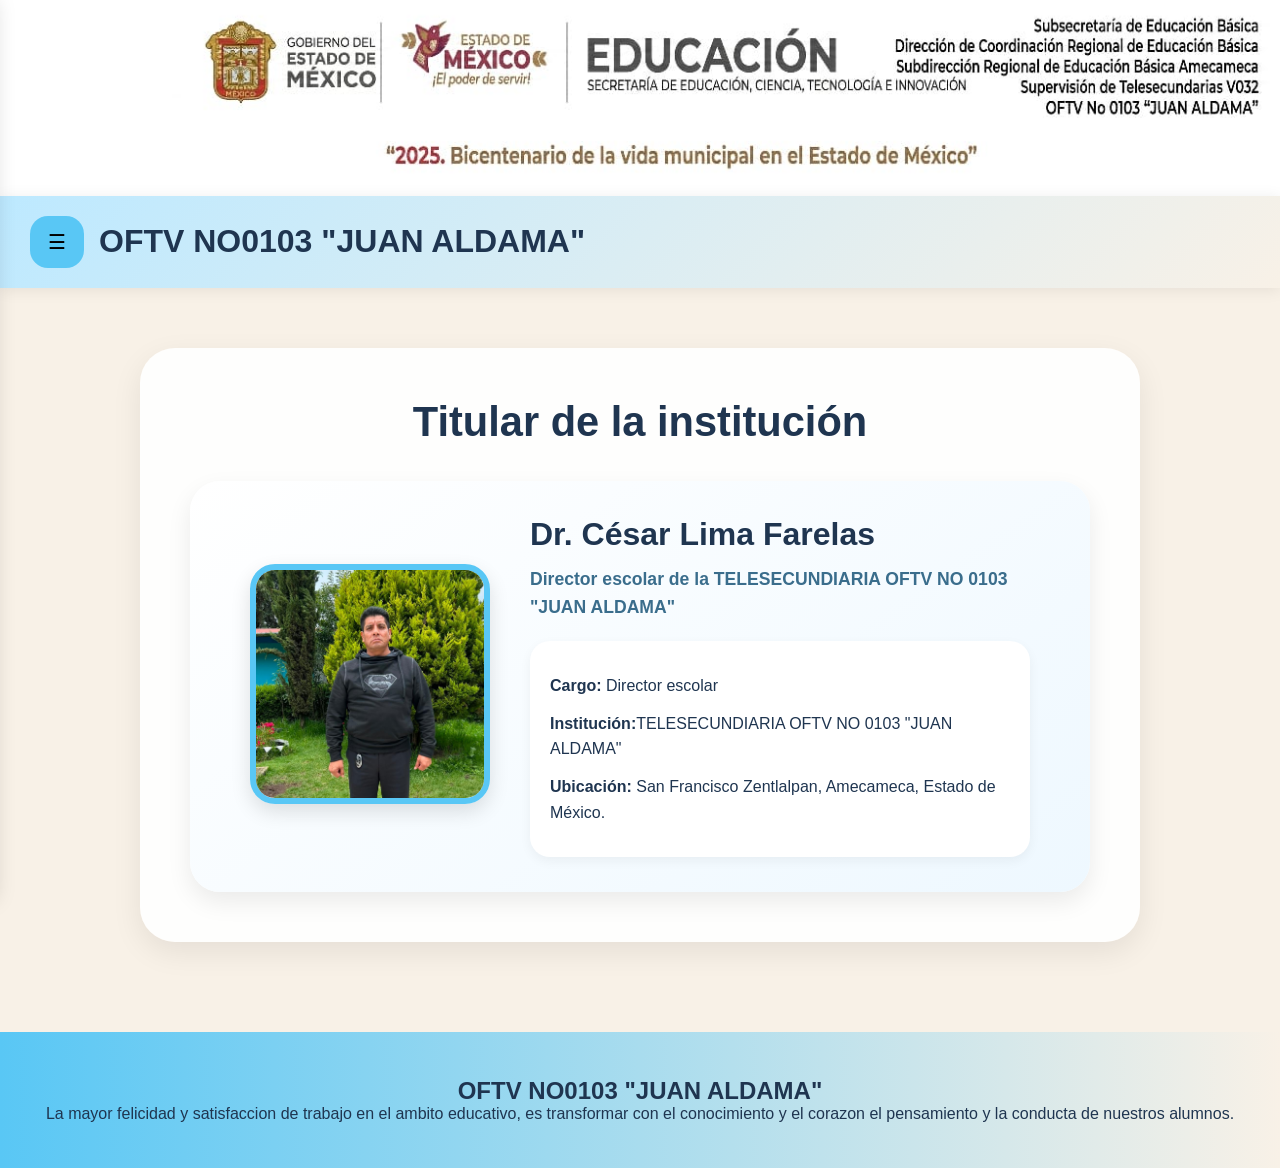
<file: titular.html>
<!doctype html>
<html lang="es">

<head>

  <meta charset="utf-8">
  <meta name="viewport" content="width=device-width,initial-scale=1">

  <title>Titular de la Institución | OFTV No. 0103 Juan Aldama</title>
  <meta name="description" content="Información sobre el titular y la dirección de la Telesecundaria OFTV No. 0103 Juan Aldama.">

  <link rel="stylesheet" href="styles.css">
</head>

<body>

  <!-- LOGO -->
  <div class="top">
    <img src="assets/logo_transparent.jpeg">
  </div>

  <!-- Menú lateral de navegación -->
  <div id="sidebar" class="sidebar">
    <a href="index.html">Inicio</a>
    <a href="acerca.html">Acerca de la telesecundaria</a>
    <a href="oferta.html">Oferta educativa</a>
    <a href="noticias.html">Noticias y avisos</a>
    <a href="politicas.html">Políticas y reglamentos</a>
    <a href="galeria.html">Imágenes de la escuela</a>
    <a href="docentes.html">Plantilla docente</a>
  </div>

  <header>
    <div class="row">

      <button class="btn" onclick="toggleMenu()">☰</button>

      <!-- Nombre de la escuela -->
      <div class="title">OFTV NO0103 "JUAN ALDAMA"</div>
    </div>
  </header>

  <!-- Contenido principal -->
  <section class="hero">

    <div class="hero-card">

      <h1>Titular de la institución</h1>

      <div class="director-card">

        <!-- Imagen del director -->
        <div class="director-img">
          <img src="assets/cesar.jpeg" alt="Director escolar">
        </div>

        <!-- Información principal -->
        <div class="director-info">

          <h2>Dr. César Lima Farelas</h2>

          <!-- Cargo -->
          <p class="cargo">
            Director escolar de la TELESECUNDIARIA OFTV NO 0103 "JUAN ALDAMA"
          </p>

          <!-- Datos institucionales -->
          <div class="director-data">
            <p><strong>Cargo:</strong> Director escolar</p>
            <p><strong>Institución:</strong>TELESECUNDIARIA OFTV NO 0103 "JUAN ALDAMA"</p>
            <p><strong>Ubicación:</strong> San Francisco Zentlalpan, Amecameca, Estado de México.</p>
          </div>

        </div>

      </div>

    </div>

  </section>

  <!-- Pie de página -->
  <footer>
    <h2>OFTV NO0103 "JUAN ALDAMA"</h2>
    <p>
      La mayor felicidad y satisfaccion de trabajo en el ambito educativo,
      es transformar con el conocimiento y el corazon el pensamiento y la conducta de nuestros alumnos.
    </p>
  </footer>
  <script src="script.js"></script>

</body>
</html>
</file>
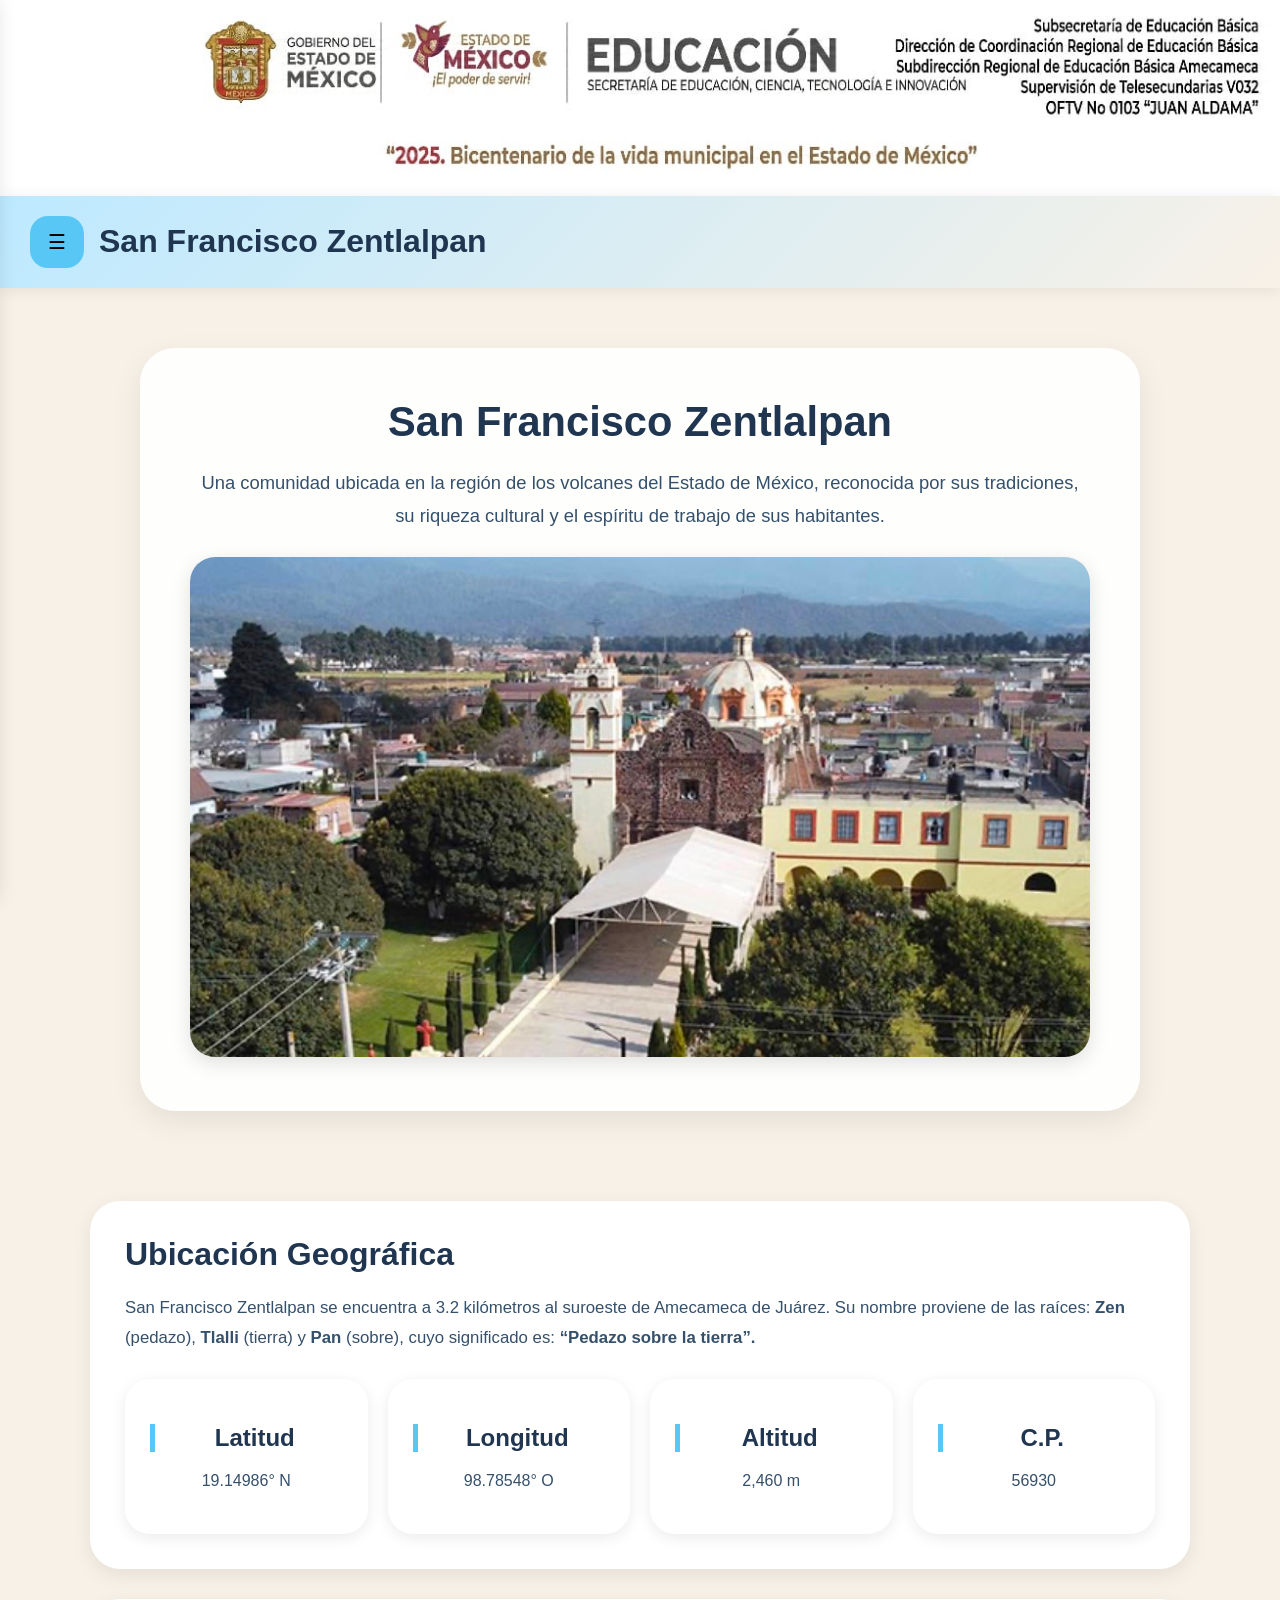
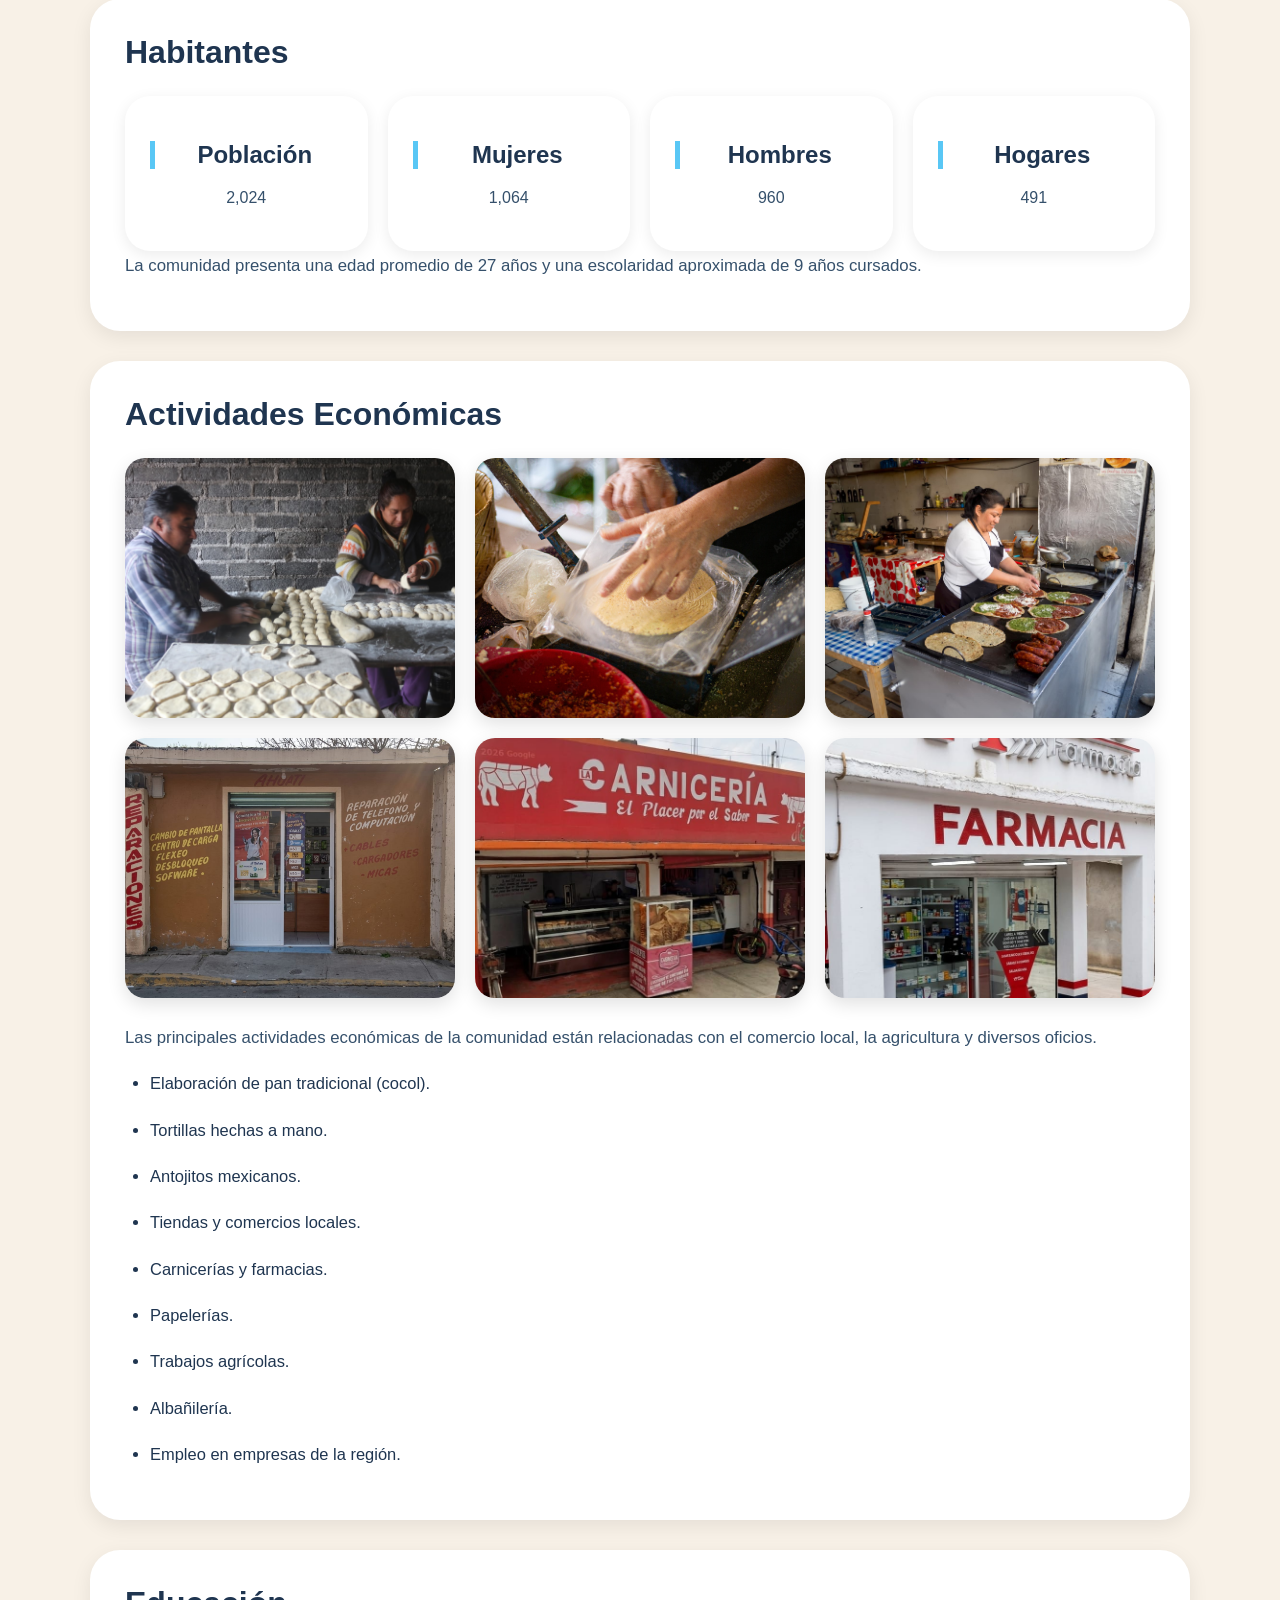
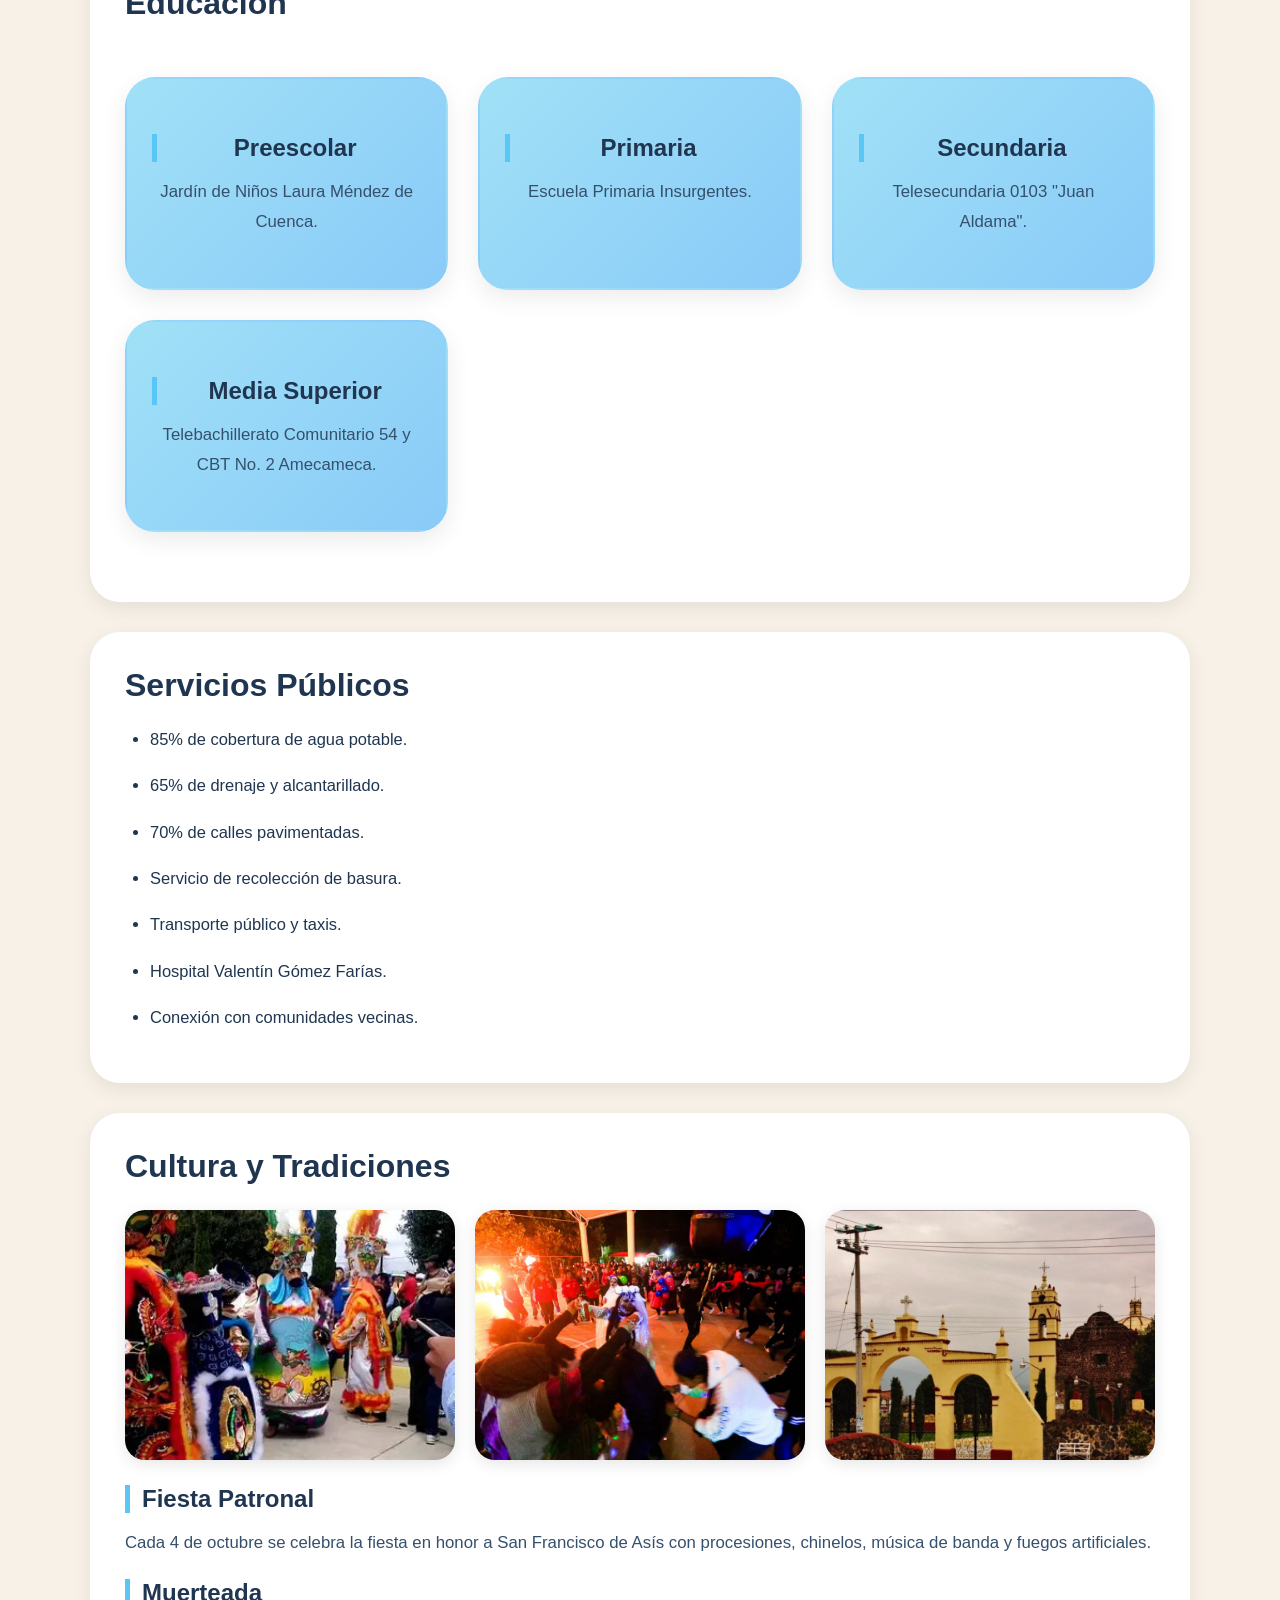
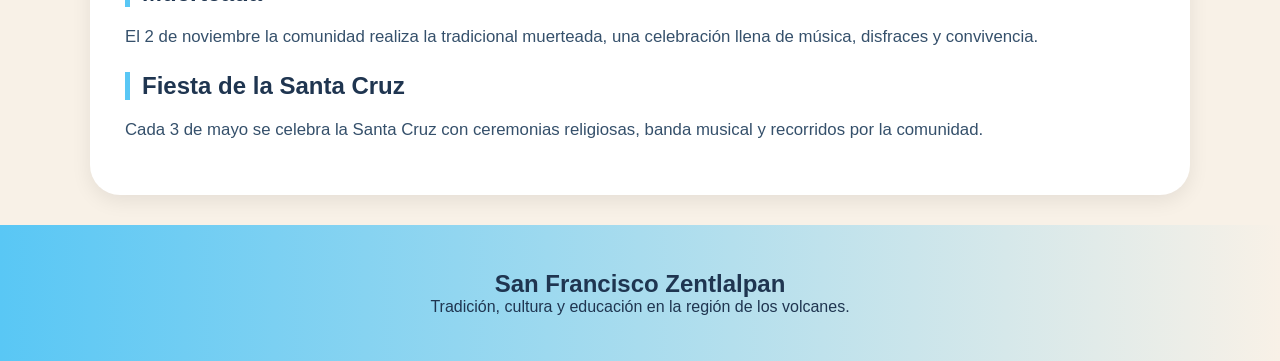
<file: zentlalpan.html>
<!doctype html>
<html lang="es">
<head>
<meta charset="utf-8">
<meta name="viewport" content="width=device-width,initial-scale=1">

<title>San Francisco Zentlalpan | OFTV No. 0103 Juan Aldama</title>
<meta name="description" content="Información de la comunidad de San Francisco Zentlalpan, Amecameca, donde se encuentra la Telesecundaria OFTV No. 0103 Juan Aldama.">

<link rel="stylesheet" href="styles.css">
</head>

<body>

<!-- LOGO -->
<div class="top">
    <img src="assets/logo_transparent.jpeg" alt="Logo institucional">
</div>

<!-- MENÚ LATERAL DE NAVEGACIÓN -->
<div id="sidebar" class="sidebar">
    <a href="index.html">Inicio</a>
    <a href="acerca.html">Acerca de la telesecundaria</a>
    <a href="oferta.html">Oferta educativa</a>
    <a href="noticias.html">Noticias y avisos</a>
    <a href="politicas.html">Políticas y reglamentos</a>
    <a href="galeria.html">Imágenes de la escuela</a>
    <a href="docentes.html">Plantilla docente</a>
</div>

<!-- ENCABEZADO PRINCIPAL -->
<header>
    <div class="row">
        <button class="btn" onclick="toggleMenu()">☰</button>
        <div class="title">San Francisco Zentlalpan</div>
    </div>
</header>

<section class="hero">
    <div class="hero-card">

        <h1>San Francisco Zentlalpan</h1>

        <p class="intro">
            Una comunidad ubicada en la región de los volcanes del Estado de México,
            reconocida por sus tradiciones, su riqueza cultural y el espíritu de trabajo
            de sus habitantes.
        </p>

        <img src="assets/WhatsApp Image 2026-06-02 at 09.40.09.jpeg" alt="Zentlalpan" class="hero-img">

    </div>
</section>

<!-- UBICACIÓN GEOGRÁFICA -->
<section class="info-box">

    <h2>Ubicación Geográfica</h2>

    <p>
        San Francisco Zentlalpan se encuentra a 3.2 kilómetros al suroeste de
        Amecameca de Juárez. Su nombre proviene de las raíces:
        <strong>Zen</strong> (pedazo),
        <strong>Tlalli</strong> (tierra) y
        <strong>Pan</strong> (sobre),
        cuyo significado es:
        <strong>“Pedazo sobre la tierra”.</strong>
    </p>

    <!-- DATOS GEOGRÁFICOS -->
    <div class="stats-grid">

        <div class="stat-card">
            <h3>Latitud</h3>
            <p>19.14986° N</p>
        </div>

        <div class="stat-card">
            <h3>Longitud</h3>
            <p>98.78548° O</p>
        </div>

        <div class="stat-card">
            <h3>Altitud</h3>
            <p>2,460 m</p>
        </div>

        <div class="stat-card">
            <h3>C.P.</h3>
            <p>56930</p>
        </div>

    </div>

</section>

<!-- POBLACIÓN -->
<section class="info-box">

    <h2>Habitantes</h2>

    <div class="stats-grid">

        <div class="stat-card">
            <h3>Población</h3>
            <p>2,024</p>
        </div>

        <div class="stat-card">
            <h3>Mujeres</h3>
            <p>1,064</p>
        </div>

        <div class="stat-card">
            <h3>Hombres</h3>
            <p>960</p>
        </div>

        <div class="stat-card">
            <h3>Hogares</h3>
            <p>491</p>
        </div>

    </div>

    <p>
        La comunidad presenta una edad promedio de 27 años y una escolaridad
        aproximada de 9 años cursados.
    </p>

</section>

<!-- ACTIVIDADES ECONÓMICAS -->
<section class="info-box">

    <h2>Actividades Económicas</h2>

    <div class="economia-gallery">

        <img src="assets/WhatsApp Image 2026-06-02 at 09.42.54.jpeg" alt="Pan tradicional">
        <img src="assets/economia1.jpg" alt="Tortillas">
        <img src="assets/economia2.jpg" alt="Antojitos mexicanos">
        <img src="assets/economia3.jpeg" alt="Tiendas locales">
        <img src="assets/economia4.jpeg" alt="Oficios">
        <img src="assets/economia5.jpeg" alt="Trabajo comunitario">

    </div>

    <p>
        Las principales actividades económicas de la comunidad están relacionadas
        con el comercio local, la agricultura y diversos oficios.
    </p>

    <ul class="objetivos">
        <li>Elaboración de pan tradicional (cocol).</li>
        <li>Tortillas hechas a mano.</li>
        <li>Antojitos mexicanos.</li>
        <li>Tiendas y comercios locales.</li>
        <li>Carnicerías y farmacias.</li>
        <li>Papelerías.</li>
        <li>Trabajos agrícolas.</li>
        <li>Albañilería.</li>
        <li>Empleo en empresas de la región.</li>
    </ul>

</section>

<!-- EDUCACIÓN -->
<section class="info-box">

    <h2>Educación</h2>

    <div class="grid">

        <div class="card">
            <h3>Preescolar</h3>
            <p>Jardín de Niños Laura Méndez de Cuenca.</p>
        </div>

        <div class="card">
            <h3>Primaria</h3>
            <p>Escuela Primaria Insurgentes.</p>
        </div>

        <div class="card">
            <h3>Secundaria</h3>
            <p>Telesecundaria 0103 "Juan Aldama".</p>
        </div>

        <div class="card">
            <h3>Media Superior</h3>
            <p>Telebachillerato Comunitario 54 y CBT No. 2 Amecameca.</p>
        </div>

    </div>

</section>

<!-- SERVICIOS -->
<section class="info-box">

    <h2>Servicios Públicos</h2>

    <ul class="objetivos">

        <li>85% de cobertura de agua potable.</li>
        <li>65% de drenaje y alcantarillado.</li>
        <li>70% de calles pavimentadas.</li>
        <li>Servicio de recolección de basura.</li>
        <li>Transporte público y taxis.</li>
        <li>Hospital Valentín Gómez Farías.</li>
        <li>Conexión con comunidades vecinas.</li>

    </ul>

</section>

<!-- CULTURA -->
<section class="info-box">

    <h2>Cultura y Tradiciones</h2>

    <div class="gallery">

        <img src="assets/OIP.webp" alt="Chinelos">
        <img src="assets/muerteada.jpg" alt="Muerteada">
        <img src="assets/WhatsApp Image 2026-06-02 at 09.26.01.jpeg" alt="Iglesia">

    </div>

    <h3>Fiesta Patronal</h3>
    <p>Cada 4 de octubre se celebra la fiesta en honor a San Francisco de Asís con procesiones, chinelos, música de banda y fuegos artificiales.</p>

    <h3>Muerteada</h3>
    <p>El 2 de noviembre la comunidad realiza la tradicional muerteada, una celebración llena de música, disfraces y convivencia.</p>

    <h3>Fiesta de la Santa Cruz</h3>
    <p>Cada 3 de mayo se celebra la Santa Cruz con ceremonias religiosas, banda musical y recorridos por la comunidad.</p>

</section>

<!-- PIE DE PÁGINA -->
<footer>
    <h2>San Francisco Zentlalpan</h2>
    <p>Tradición, cultura y educación en la región de los volcanes.</p>
</footer>

<script src="script.js"></script>

</body>
</html>
</file>
<file: styles.css>
*{margin:0;padding:0;box-sizing:border-box}
html{scroll-behavior:smooth}
body{font-family:Arial,sans-serif;background:#f8f1e7;color:#1f3550;overflow-x:hidden}
.top{
width:100%;
background:#fff;
}

.top img{
width:100%;
height:auto;
display:block;
object-fit:cover;
}.sidebar{position:fixed;left:-290px;top:0;width:285px;height:100vh;background:linear-gradient(180deg,#78d4ff,#f8f1e7);padding:25px;transition:.35s;z-index:1000;box-shadow:0 0 20px rgba(0,0,0,.15)}
.sidebar.open{left:0}
.sidebar a{display:block;margin:10px 0;padding:14px;background:#fff;border-radius:16px;text-decoration:none;color:#1f3550;font-weight:bold;transition:.25s}
.sidebar a:hover{transform:translateX(6px)}
header{background:linear-gradient(135deg,#bde9ff,#f8f1e7);padding:20px 30px;position:sticky;top:0;backdrop-filter:blur(8px);box-shadow:0 2px 15px rgba(0,0,0,.08)}
.row{display:flex;align-items:center;gap:15px}
.btn{border:none;background:#59c7f5;padding:14px 18px;border-radius:18px;font-size:20px;cursor:pointer;transition:.2s}
.btn:hover{transform:scale(1.05)}
.title{font-size:2rem;font-weight:700}
.hero{padding:60px 20px;text-align:center;animation:fade .8s ease}
.hero-card{max-width:1000px;margin:auto;background:rgba(255,255,255,.9);padding:50px;border-radius:35px;box-shadow:0 10px 30px rgba(0,0,0,.08)}
.hero-card h1{font-size:2.6rem}
.search{display:flex;gap:10px;max-width:800px;margin:25px auto}
.search input{flex:1;padding:18px;border-radius:40px;border:2px solid #d6d6d6}
.search button{padding:18px 28px;border:none;background:#59c7f5;border-radius:40px;font-weight:bold}
.grid{
display:grid;
grid-template-columns:repeat(auto-fit,minmax(280px,1fr));
gap:30px;
padding:35px 0;
}
.card{
background:linear-gradient(135deg,#a1e1f7,#89caf8);
padding:35px 25px;
border-radius:30px;
text-align:center;
box-shadow:0 8px 25px rgba(0,0,0,.08);
transition:.35s;
border:2px solid transparent;
cursor:pointer;
}

.card:hover{
transform:translateY(-10px) scale(1.03);
box-shadow:0 15px 35px rgba(0,0,0,.15);
border-color:#59c7f5;
}

.card a{
display:block;
text-decoration:none;
font-size:1.2rem;
font-weight:bold;
color:#1f3550;
}

.card:hover a{
color:#3e32c5;
}
footer{margin-top:30px;background:linear-gradient(90deg,#59c7f5,#f8f1e7);padding:45px;text-align:center}
@keyframes fade{from{opacity:0;transform:translateY(20px)}to{opacity:1;transform:translateY(0)}}
.info-box{
margin-top:35px;
text-align:left;
padding:25px;
background:#ffffff;
border-radius:25px;
box-shadow:0 4px 12px rgba(0,0,0,.05)
}

.info-box h2{
font-size:1.8rem;
margin-bottom:15px;
color:#1f3550
}

.info-box p{
line-height:1.8;
margin-bottom:15px;
font-size:1.05rem
}

.objetivos{
padding-left:20px;
line-height:1.8
}

.objetivos li{
margin-bottom:15px;
font-size:1.03rem
}

.hero-card h1{
margin-bottom:20px;
color:#1f3550
}

.director-card{
display:flex;
align-items:center;
justify-content:center;
gap:40px;
flex-wrap:wrap;
margin-top:35px;
padding:35px;
background:linear-gradient(145deg,#ffffff,#eef8ff);
border-radius:30px;
box-shadow:0 10px 25px rgba(0,0,0,.08)
}

.director-img img{
width:240px;
height:240px;
object-fit:cover;
border-radius:25px;
border:6px solid #59c7f5;
box-shadow:0 8px 20px rgba(0,0,0,.12)
}

.director-info{
max-width:500px;
text-align:left
}

.director-info h2{
font-size:2rem;
margin-bottom:12px;
color:#1f3550
}

.cargo{
font-size:1.1rem;
font-weight:bold;
color:#3a6d8c;
margin-bottom:20px;
line-height:1.6
}

.director-data{
background:#fff;
padding:20px;
border-radius:20px;
box-shadow:0 4px 12px rgba(0,0,0,.05)
}

.director-data p{
margin:12px 0;
font-size:1rem;
line-height:1.6
}

@media(max-width:768px){
.director-card{
padding:25px
}

.director-img img{
width:190px;
height:190px
}

.director-info{
text-align:center
}
}

.contact-grid{
display:grid;
grid-template-columns:1fr 1fr;
gap:35px;
margin-top:35px;
align-items:stretch
}

.contact-info{
display:flex;
flex-direction:column;
gap:20px
}

.contact-item{
background:#fff;
padding:25px;
border-radius:25px;
box-shadow:0 5px 15px rgba(0,0,0,.06);
text-align:left;
transition:.25s
}

.contact-item:hover{
transform:translateY(-5px)
}

.contact-item h2{
margin-bottom:12px;
font-size:1.3rem;
color:#1f3550
}

.contact-item p{
line-height:1.8;
font-size:1rem;
color:#35506b
}

.map-box{
background:#fff;
padding:15px;
border-radius:30px;
box-shadow:0 5px 20px rgba(0,0,0,.08);
overflow:hidden
}

.map-box iframe{
width:100%;
height:100%;
min-height:500px;
border:none;
border-radius:20px
}

@media(max-width:900px){

.contact-grid{
grid-template-columns:1fr
}

.map-box iframe{
min-height:350px
}

}
.zentlalpan-btn{
display:inline-block;
margin-top:20px;
padding:14px 25px;
background:#59c7f5;
color:#fff;
text-decoration:none;
font-weight:bold;
border-radius:20px;
transition:.3s;
box-shadow:0 4px 12px rgba(0,0,0,.1);
}

.zentlalpan-btn:hover{
background:#3fb8eb;
transform:translateY(-3px);
}

.map-box{
display:flex;
flex-direction:column;
align-items:center;
}

.hero-img{
width:100%;
max-height:500px;
object-fit:cover;
border-radius:25px;
margin-top:25px;
box-shadow:0 6px 20px rgba(0,0,0,.12);
}

.intro{
font-size:1.15rem;
line-height:1.8;
margin-top:20px;
color:#35506b;
}

.stats-grid{
display:grid;
grid-template-columns:repeat(auto-fit,minmax(180px,1fr));
gap:20px;
margin-top:25px;
}

.stat-card{
background:#fff;
padding:25px;
border-radius:25px;
text-align:center;
box-shadow:0 4px 15px rgba(0,0,0,.08);
transition:.3s;
}

.stat-card:hover{
transform:translateY(-5px);
}

.stat-card h3{
color:#1f3550;
margin-bottom:10px;
}

.stat-card p{
font-size:1.3rem;
font-weight:bold;
color:#59c7f5;
}
.gallery{
display:grid;
grid-template-columns:repeat(auto-fit,minmax(250px,1fr));
gap:20px;
margin:25px 0;
}

.gallery img{
width:100%;
height:250px;
object-fit:cover;
border-radius:20px;
box-shadow:0 4px 15px rgba(0,0,0,.1);
transition:.3s;
}

.gallery img:hover{
transform:scale(1.03);
}

.info-box{
max-width:1100px;
margin:30px auto;
background:#fff;
padding:35px;
border-radius:30px;
box-shadow:0 6px 20px rgba(0,0,0,.08);
}

.info-box h2{
margin-bottom:20px;
color:#1f3550;
font-size:2rem;
}

.info-box h3{
margin-top:20px;
margin-bottom:10px;
color:#1f3550;
}

.info-box p{
line-height:1.8;
color:#35506b;
}

@media(max-width:768px){

.hero-img{
height:250px;
}

.section-img{
    display:block;
    width:100%;
    height:auto;
    max-width:700px;
    margin:20px auto;
    border-radius:12px;
}
.gallery img{
height:200px;
}

}

.stat-card{
padding:25px;
display:flex;
flex-direction:column;
justify-content:center;
}

.stat-card p{
font-size:1rem;
font-weight:normal;
line-height:1.7;
color:#35506b;
}

.info-box h3{
font-size:1.5rem;
color:#1f3550;
margin-bottom:15px;
border-left:5px solid #59c7f5;
padding-left:12px;
}
/* ===== GALERÍA DE ACTIVIDADES ECONÓMICAS ===== */

.economia-gallery{
    display:grid;
    grid-template-columns:repeat(auto-fit,minmax(280px,1fr));
    gap:20px;
    margin:25px 0;
}

.economia-gallery img{
    width:100%;
    height:260px;
    object-fit:cover;
    border-radius:20px;
    box-shadow:0 6px 18px rgba(0,0,0,.12);
    transition:.3s;
}

.economia-gallery img:hover{
    transform:scale(1.05);
}

@media(max-width:768px){

.economia-gallery{
    grid-template-columns:1fr;
}

.economia-gallery img{
    height:220px;
}

}
/* ===== PLANTILLA DOCENTE ===== */

.docentes-grid{
display:grid;
grid-template-columns:repeat(auto-fit,minmax(280px,1fr));
gap:25px;
margin-top:35px;
}


.docente-card:hover{
transform:translateY(-8px);
}

.docente-card img{
width:100%;
height:320px;
object-fit:cover;
}

.docente-card h3{
margin:20px 15px 10px;
color:#1f3550;
font-size:1.4rem;
}

.grado{
font-weight:bold;
color:#59c7f5;
margin-bottom:10px;
padding:0 15px;
}

.docente-card p{
padding:0 20px 20px;
line-height:1.7;
color:#35506b;
}

@media(max-width:768px){

.docente-card img{
height:260px;
}

.docentes-grid{
grid-template-columns:1fr;
}

}

@keyframes aparecer{
from{
opacity:0;
transform:translateY(40px);
}
to{
opacity:1;
transform:translateY(0);
}
}
@media(max-width:768px){
.docente-card img{
height:240px;
}
}

@media(min-width:1024px){
.docente-card img{
height:340px;
}
}
/* Efecto al pasar el mouse */

.docente-card:hover{
transform:translateY(-12px) scale(1.03);
box-shadow:0 15px 35px rgba(0,0,0,.15);
}

/* Zoom en la imagen */

.docente-card img{
width:100%;
height:320px;
object-fit:cover;
transition:transform .5s ease;
}

.docente-card:hover img{
transform:scale(1.08);
}

/* Animación del nombre */

.docente-card h3{
transition:.3s;
}

.docente-card:hover h3{
color:#59c7f5;
}
/* Animación de aparición */

.docente-card{
background:#fff;
border-radius:30px;
overflow:hidden;
box-shadow:0 6px 20px rgba(0,0,0,.08);
text-align:center;
transition:all .4s ease;
animation:aparecer .8s ease;
}

@keyframes aparecer{
from{
opacity:0;
transform:translateY(40px);
}
to{
opacity:1;
transform:translateY(0);
}
}

/* Efecto al pasar el mouse */

.docente-card:hover{
transform:translateY(-12px) scale(1.03);
box-shadow:0 15px 35px rgba(0,0,0,.15);
}

/* Zoom en la imagen */

.docente-card img{
width:100%;
height:300px;
object-fit:cover;
transition:transform .5s ease;
}

.docente-card:hover img{
transform:scale(1.08);
}

/* Animación del nombre */

.docente-card h3{
transition:.3s;
}

.docente-card:hover h3{
color:#59c7f5;
}
/* ===== AVANCE DE PLANES Y PROGRAMAS ===== */

.avance-programas{
margin-top:40px;
}

.avance-intro{
text-align:center;
font-size:1.1rem;
line-height:1.9;
margin-bottom:35px;
}

.campos-grid{
display:grid;
grid-template-columns:repeat(auto-fit,minmax(280px,1fr));
gap:25px;
margin-top:20px;
}

.campo-card{
background:linear-gradient(145deg,#ffffff,#eef8ff);
padding:25px;
border-radius:25px;
box-shadow:0 6px 18px rgba(0,0,0,.08);
transition:.3s;
text-align:left;
}

.campo-card:hover{
transform:translateY(-8px);
box-shadow:0 12px 28px rgba(0,0,0,.12);
}

.campo-card h3{
color:#1f3550;
margin-bottom:15px;
font-size:1.4rem;
}

.campo-card p{
line-height:1.8;
margin-bottom:15px;
color:#35506b;
}

.campo-card ul{
padding-left:20px;
}

.campo-card li{
margin-bottom:10px;
line-height:1.7;
color:#35506b;
}

.meta-box{
margin-top:35px;
padding:30px;
border-radius:25px;
background:linear-gradient(135deg,#b2e6fc,#abe0f4);
color:#aff6fe;
text-align:center;
box-shadow:0 8px 20px rgba(126, 227, 208, 0.1);
}

.meta-box h3{
font-size:1.8rem;
margin-bottom:15px;
}

.meta-box p{
font-size:1.05rem;
line-height:1.8;
font-weight:500;
}
/* ===== PRACTICAS DOCENTES ===== */

.practicas-docentes{
margin-top:40px;
}

.practicas-intro{
text-align:center;
font-size:1.1rem;
line-height:1.9;
margin-bottom:35px;
color:#35506b;
}

.practicas-grid{
display:grid;
grid-template-columns:repeat(auto-fit,minmax(260px,1fr));
gap:25px;
margin-top:20px;
}

.practica-card{
background:linear-gradient(145deg,#ffffff,#eef8ff);
padding:30px;
border-radius:25px;
box-shadow:0 6px 20px rgba(0,0,0,.08);
transition:.3s;
}

.practica-card:hover{
transform:translateY(-8px);
box-shadow:0 15px 30px rgba(0,0,0,.12);
}

.practica-card h3{
margin-bottom:15px;
font-size:1.3rem;
color:#1f3550;
}

.practica-card p{
line-height:1.8;
color:#35506b;
}
.gallery-banner{
background:linear-gradient(135deg,#59c7f5,#c8efff);
padding:40px;
border-radius:30px;
text-align:center;
margin-bottom:40px;
}

.gallery-banner h1{
font-size:3rem;
margin-bottom:15px;
}

.gallery-banner p{
max-width:800px;
margin:auto;
line-height:1.8;
}

.gallery-stats{
display:grid;
grid-template-columns:repeat(auto-fit,minmax(180px,1fr));
gap:20px;
margin-top:30px;
}

.gallery-stat{
background:#fff;
padding:20px;
border-radius:20px;
box-shadow:0 4px 15px rgba(0,0,0,.08);
}

.gallery-stat h2{
font-size:2rem;
color:#59c7f5;
}

.gallery-section{
margin-top:50px;
}

.gallery-section h2{
margin-bottom:20px;
padding-left:15px;
border-left:6px solid #59c7f5;
text-align:left;
}

.gallery-grid{
display:grid;
grid-template-columns:repeat(auto-fit,minmax(280px,1fr));
gap:25px;
}

.gallery-item{
background:#fff;
padding:10px;
border-radius:25px;
overflow:hidden;
box-shadow:0 6px 20px rgba(0,0,0,.08);
transition:.3s;
}

.gallery-item:hover{
transform:translateY(-8px);
box-shadow:0 12px 30px rgba(0,0,0,.15);
}

.gallery-item img{
width:100%;
height:260px;
object-fit:cover;
border-radius:18px;
transition:.4s;
}

.gallery-item:hover img{
transform:scale(1.05);
}


.lightbox{
position:fixed;
top:0;
left:0;
width:100%;
height:100%;
background:rgba(0,0,0,.92);
display:none;
justify-content:center;
align-items:center;
z-index:99999;
backdrop-filter:blur(8px);
animation:fadeIn .3s ease;
}

.lightbox.show{
display:flex;
}

.lightbox img{
max-width:95%;
max-height:90vh;
border-radius:20px;
box-shadow:0 0 40px rgba(255,255,255,.15);
animation:zoomIn .3s ease;
}

.close{
position:absolute;
top:20px;
right:30px;
font-size:55px;
color:white;
cursor:pointer;
font-weight:bold;
transition:.3s;
}

.close:hover{
transform:scale(1.2);
color:#59c7f5;
}

@keyframes zoomIn{
from{
transform:scale(.7);
opacity:0;
}
to{
transform:scale(1);
opacity:1;
}
}

@keyframes fadeIn{
from{
opacity:0;
}
to{
opacity:1;
}
}
.historia-img{
width:100%;
max-width:1000px;
margin:25px auto;
display:block;
border-radius:25px;
box-shadow:0 8px 25px rgba(0,0,0,.15);
transition:.4s;
}

.historia-img:hover{
transform:scale(1.02);
}

.section-img{
width:100%;
max-width:1000px;
height:auto;
object-fit:cover;
display:block;
margin:30px auto;
border-radius:25px;
box-shadow:0 8px 25px rgba(0,0,0,.15);
}
@media(max-width:600px){
.section-img{
max-width:100%;
border-radius:15px;
}
}
@media(max-width:1024px){
.section-img{
max-width:90%;
}
}
.infraestructura-imgs{
    grid-column: 1 / -1;
    display:flex;
    gap:20px;
    margin-top:10px;
}

.infraestructura-imgs img{
    width:50%;
    height:400px;
    object-fit:cover;
    border-radius:20px;
    box-shadow:0 6px 20px rgba(0,0,0,.15);
    transition:.3s;
}

.infraestructura-imgs img:hover{
    transform:scale(1.03);
}
.oferta-img{
width:100%;
max-width:850px;
display:block;
margin:25px auto;
border-radius:20px;
box-shadow:0 6px 18px rgba(0,0,0,.15);
}

.taller-grid{
display:grid;
grid-template-columns:repeat(auto-fit,minmax(250px,1fr));
gap:20px;
margin-top:20px;
}

.taller-card{
background:#fff;
padding:20px;
border-radius:18px;
box-shadow:0 4px 12px rgba(0,0,0,.08);
transition:.3s;
}

.taller-card:hover{
transform:translateY(-5px);
}

.taller-card h3{
margin-bottom:10px;
color:#0c4a6e;
}

.info-box ul{
padding-left:25px;
line-height:1.9;
}
.img-pequena{
    width:50%;
    max-width:450px;
    display:block;
    margin:20px auto;
    border-radius:15px;
    box-shadow:0 6px 15px rgba(0,0,0,.15);
}
</file>
